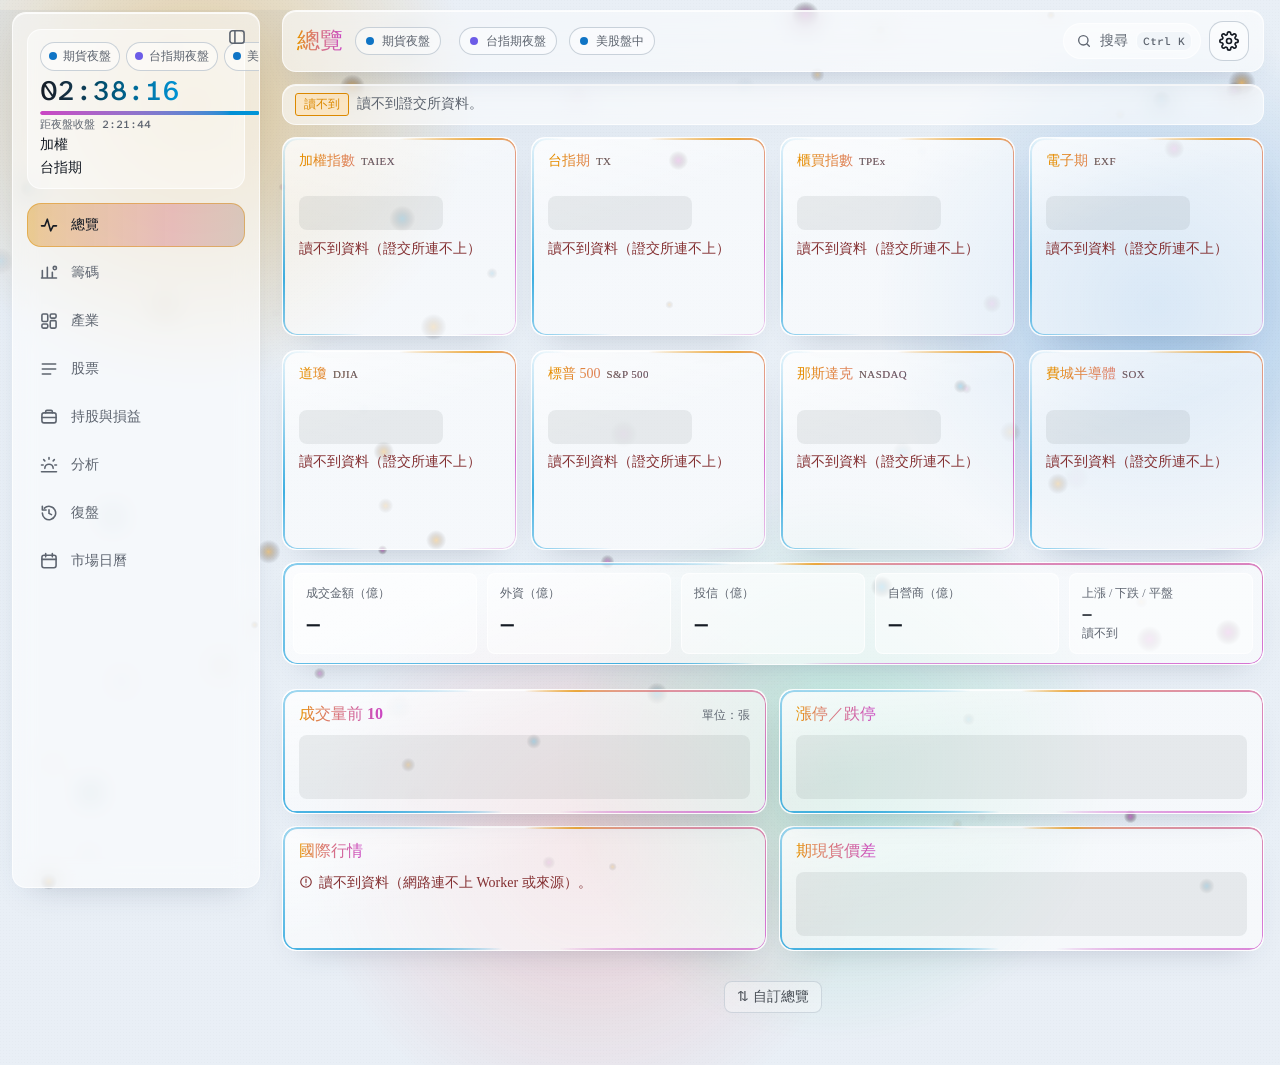
<file: index.html>
<!doctype html>
<html lang="zh-Hant">
<head>
  <meta charset="utf-8">
  <meta name="viewport" content="width=device-width, initial-scale=1, viewport-fit=cover">
  <meta name="color-scheme" content="dark light">
  <meta name="theme-color" content="#0b0f1a">
  <meta name="apple-mobile-web-app-capable" content="yes">
  <meta name="mobile-web-app-capable" content="yes">
  <meta name="apple-mobile-web-app-title" content="TWstock">
  <meta name="apple-mobile-web-app-status-bar-style" content="default">
  <link rel="manifest" href="./manifest.webmanifest">
  <link rel="apple-touch-icon" href="./assets/apple-touch-icon.png">
  <link rel="icon" type="image/png" href="./assets/icon-192.png">
  <script>
    /* light / dark: the saved choice (or the device setting) is applied before anything paints, so nothing flashes */
    (function () {
      var r = document.documentElement, m = null;
      try { m = localStorage.getItem("twstock-theme"); } catch (e) {}
      if (m !== "light" && m !== "dark") m = null;
      var q = matchMedia("(prefers-color-scheme: light)");
      function eff() { return m || (q.matches ? "light" : "dark"); }
      r.dataset.theme = eff(); r.classList.add("js");
      /* the browser chrome (iPad / iPhone status bar text, address bar) follows this colour: dark text on the light theme, white on the dark one */
      function bar() { var t = document.querySelector('meta[name="theme-color"]'); if (t) t.setAttribute("content", r.dataset.theme === "light" ? "#f1f4fa" : "#0b0f1a"); }
      bar(); new MutationObserver(bar).observe(r, { attributes: true, attributeFilter: ["data-theme"] });
      window.__twTheme = {
        get mode() { return m || "system"; },
        set: function (x) {
          m = x === "light" || x === "dark" ? x : null;
          try { m ? localStorage.setItem("twstock-theme", m) : localStorage.removeItem("twstock-theme"); } catch (e) {}
          r.dataset.theme = eff();
        },
      };
      if (q.addEventListener) q.addEventListener("change", function () { if (!m) r.dataset.theme = eff(); });
    })();
  </script>
  <title>TWstock 台股研究</title>
  <meta name="description" content="台股研究：證交所公開資料的大盤與個股行情、自選股、K 線與指標、新聞與分析團隊。">
  <link rel="preconnect" href="https://fonts.googleapis.com">
  <link rel="preconnect" href="https://fonts.gstatic.com" crossorigin>
  <link href="https://fonts.googleapis.com/css2?family=Atkinson+Hyperlegible+Mono:wght@400;500&display=swap" rel="stylesheet">
  <!-- the same fonts as EZexams (self-hosted there, same site): Source Serif 4 for English, LXGW WenKai TC (霞鶩文楷) for Chinese -->
  <link rel="stylesheet" href="https://si70531.github.io/EZexams/assets/fonts/fonts.css">
  <link rel="stylesheet" href="./assets/app.css?v=c4372374fc">
</head>
<body>
<script src="./assets/twset.js?v=c4372374fc"></script>
<script src="./assets/twintro.js?v=c4372374fc"></script>
<div class="aurora" aria-hidden="true"><i class="a1"></i><i class="a2"></i><i class="a3"></i><i class="a4"></i></div>

<!-- the page -->
<div class="app" id="app">
  <header>
    <h1>TWstock 台股研究</h1>
  </header>
  <main class="dashmain">
    <section class="dash" id="dash" aria-label="大盤儀表板">
      <div class="dash-note"><b>載入中</b>正在讀取證交所公開資料…</div>
      <div class="dtabs" role="tablist" aria-label="儀表板分頁">
        <i class="pill"></i>
        <button type="button" role="tab" data-p="dpOverview" aria-selected="true">總覽</button>
        <button type="button" role="tab" data-p="dpChip" aria-selected="false">籌碼</button>
        <button type="button" role="tab" data-p="dpInd" aria-selected="false">產業</button>
        <button type="button" role="tab" data-p="dpList" aria-selected="false">股票</button>
        <button type="button" role="tab" data-p="dpHold" aria-selected="false">持股與損益</button>
        <button type="button" role="tab" data-p="dpPre" aria-selected="false">分析</button>
        <button type="button" role="tab" data-p="dpRev" aria-selected="false">復盤</button>
        <button type="button" role="tab" data-p="dpCal" aria-selected="false">市場日曆</button>
        <button type="button" role="tab" data-p="dpStock" aria-selected="false" hidden data-under="dpList">個股分析</button>
      </div>
      <div class="dpanels">
        <div class="dpanel" id="dpOverview" role="tabpanel"></div>
        <div class="dpanel" id="dpPre" role="tabpanel"></div>
        <div class="dpanel" id="dpList" role="tabpanel"></div>
        <div class="dpanel" id="dpHold" role="tabpanel"></div>
        <div class="dpanel" id="dpCal" role="tabpanel"></div>
        <div class="dpanel" id="dpChip" role="tabpanel"></div>
        <div class="dpanel" id="dpInd" role="tabpanel"></div>
        <div class="dpanel" id="dpRev" role="tabpanel"></div>
        <div class="dpanel" id="dpWatch" role="tabpanel"></div>
        <div class="dpanel" id="dpStock" role="tabpanel"></div>
      </div>
    </section>
  </main>
</div>

<script src="./assets/app.js?v=c4372374fc"></script>
</body>
</html>
</file>
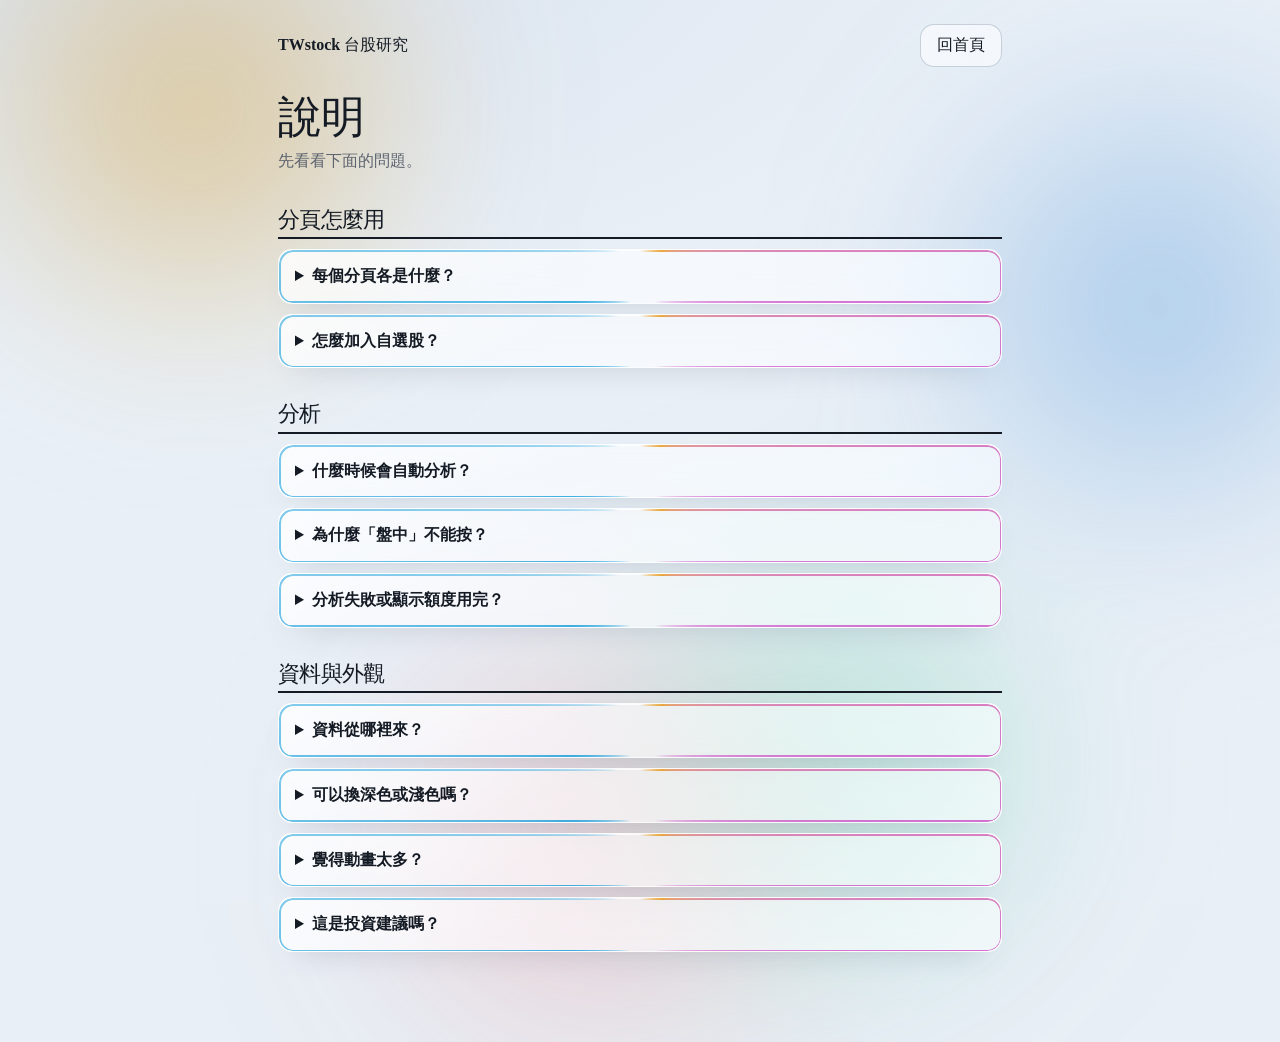
<file: help.html>
<!doctype html>
<html lang="zh-Hant">
<head>
  <meta charset="utf-8">
  <meta name="viewport" content="width=device-width, initial-scale=1, viewport-fit=cover">
  <meta name="color-scheme" content="dark light">
  <script>
    /* light / dark: the saved choice (or the device setting) is applied before anything paints, so nothing flashes */
    (function () {
      var r = document.documentElement, m = null;
      try { m = localStorage.getItem("twstock-theme"); } catch (e) {}
      if (m !== "light" && m !== "dark") m = null;
      var q = matchMedia("(prefers-color-scheme: light)");
      function eff() { return m || (q.matches ? "light" : "dark"); }
      r.dataset.theme = eff(); r.classList.add("js");
      window.__twTheme = {
        get mode() { return m || "system"; },
        set: function (x) {
          m = x === "light" || x === "dark" ? x : null;
          try { m ? localStorage.setItem("twstock-theme", m) : localStorage.removeItem("twstock-theme"); } catch (e) {}
          r.dataset.theme = eff();
        },
      };
      if (q.addEventListener) q.addEventListener("change", function () { if (!m) r.dataset.theme = eff(); });
    })();
  </script>
  <title>說明 | TWstock</title>
  <link rel="icon" type="image/png" href="./assets/icon-192.png">
  <link rel="stylesheet" href="https://si70531.github.io/EZexams/assets/fonts/fonts.css">
  <link rel="stylesheet" href="./assets/tokens.css?v=20261127m">
  <link rel="stylesheet" href="./assets/base.css?v=20261127m">
  <link rel="stylesheet" href="./assets/twconsole.css?v=20261127m">
  <link rel="stylesheet" href="./assets/twui.css?v=20261127m">
  <style>
    .faq { position: relative; z-index: 1; max-width: 760px; margin: 0 auto; padding: 24px 18px 80px; }
    .top { display: flex; justify-content: space-between; align-items: center; }
    .top a { color: var(--color-ink); text-decoration: none; }
    .home { padding: 8px 16px; border: 1px solid var(--glass-line-2); border-radius: var(--r-md); background: var(--glass); -webkit-backdrop-filter: var(--blur); backdrop-filter: var(--blur); }
    h1 { font-size: clamp(30px, 6vw, 44px); margin: 28px 0 8px; }
    h2 { max-width: none; font-size: 22px; margin: 34px 0 10px; padding-bottom: 6px; border-bottom: 2px solid var(--color-ink); }
    details { padding: 10px 16px; margin: 10px 0; }
    summary { cursor: pointer; font-weight: 600; }
    details p { margin: 8px 0 2px; color: var(--color-ink-2); line-height: 1.7; }
  </style>
  <link rel="stylesheet" href="./assets/twds.css?v=20261127m">
</head>
<body>
<div class="aurora" aria-hidden="true"><i class="a1"></i><i class="a2"></i><i class="a3"></i><i class="a4"></i></div>
<main class="faq">
  <div class="top"><a href="./"><b>TWstock</b> 台股研究</a><a class="home" href="./">回首頁</a></div>
  <h1>說明</h1>
  <p style="color:var(--color-muted)">先看看下面的問題。</p>
  <h2>分頁怎麼用</h2><details class="dcard"><summary>每個分頁各是什麼？</summary><p>「總覽」看大盤指數、法人買賣超與漲跌分布；「籌碼」看期貨籌碼、法人與融資融券排行；「產業」看類股熱力圖、產業強弱與估值；「股票」有自選股清單、排行、比較與選股；「持股與損益」記錄持股並可模擬交易；「分析」放收盤、盤前、盤中和週回顧的 分析；「復盤」對照 的判斷和實際結果；「市場日曆」看除權息、股東會和休市日。點任一檔股票就會打開它的個股分析。</p></details><details class="dcard"><summary>怎麼加入自選股？</summary><p>在股票清單中把該列向左滑（手機）或使用該列的星號，就會加入自選股。</p></details><h2>分析</h2><details class="dcard"><summary>什麼時候會自動分析？</summary><p>時間都是台北時間。盤前分析在週一到週五清晨 05:30 左右產生；盤中分析在交易日 13:00；收盤摘要在交易日 15:30；週回顧在週六早上 09:00。這些會傳到 Telegram，各種通知可以在「設定」裡開關。</p></details><details class="dcard"><summary>為什麼「盤中」不能按？</summary><p>盤中分析只在交易日開盤時間可以手動執行；非開盤時間或休市日會顯示無法分析。</p></details><details class="dcard"><summary>分析失敗或顯示額度用完？</summary><p>分析使用的是免費額度，各模型每天有上限，約在台北時間下午 3、4 點重置。稍後再試，或等下一次自動分析。</p></details><h2>資料與外觀</h2><details class="dcard"><summary>資料從哪裡來？</summary><p>行情與報表主要來自證交所、櫃買中心、期交所和集保的公開資料；美股與國際行情來自 Yahoo Finance，新聞來自 Google 新聞。資料可能有延遲或缺漏，請以券商與交易所為準。讀不到時會直接顯示「讀不到」，不會用舊數字或示意數字代替。</p></details><details class="dcard"><summary>可以換深色或淺色嗎？</summary><p>可以。按右上角的齒輪打開「設定」，在「顯示」分頁選擇；選「跟隨裝置」會跟著裝置設定。</p></details><details class="dcard"><summary>覺得動畫太多？</summary><p>裝置開啟「減少動態效果」時，本站會停用大部分動畫。動畫快慢也可以在「設定」調整。</p></details><details class="dcard"><summary>這是投資建議嗎？</summary><p>不是。本站僅供個人研究與參考，分析可能出錯，投資請自行判斷並承擔風險。</p></details>
</main>
<script src="./assets/twmotion.js?v=20261127m"></script>
</body>
</html>
</file>
<file: assets/app.css>
:root{color-scheme:dark;--r-sm: 8px;--r-md: 14px;--r-pill: 999px;--r-mark: 3px;--sh-1: 0 14px 32px -18px rgb(0 0 0 / .55);--sh-2: 0 28px 64px -22px rgb(0 0 0 / .65);--space-3xs: 2px;--space-2xs: 4px;--space-xs: 8px;--space-sm: 12px;--space-md: 16px;--space-lg: 24px;--space-xl: 40px;--space-2xl: 64px;--space-3xl: 96px;--space-4xl: 144px;--text-2xs: .6875rem;--text-xs: .75rem;--text-sm: .875rem;--text-md: 1rem;--text-lg: 1.1875rem;--text-xl: 1.4375rem;--text-2xl: 1.75rem;--text-3xl: 1.75rem;--text-display-s: 1.44rem;--text-display: 1.728rem;--text-section: 1.2rem;--text-title: 1rem;--text-lead: 1rem;--ease-out: cubic-bezier(.16, 1, .3, 1);--ease-in: cubic-bezier(.7, 0, .84, 0);--ease-in-out: cubic-bezier(.65, 0, .35, 1);--dur-micro: .12s;--dur-short: .22s;--dur-long: .42s;--color-error: oklch(72% .15 27);--color-success: oklch(76% .13 150);--container: 1320px;--gutter: 24px;--gap-columns: 32px;--section-gap-s: 120px;--section-gap: 144px;--section-gap-l: 176px;--z-base: 1;--z-raised: 10;--z-dropdown: 100;--z-sticky: 200;--z-sticky-nav: 300;--z-modal: 400;--z-toast: 500;--z-tooltip: 600;--color-paper: oklch(17% .008 250);--color-paper-2: oklch(21% .009 250);--color-paper-3: oklch(13.5% .007 250);--color-ink: oklch(95% .005 250);--color-ink-2: oklch(83% .008 250);--color-muted: oklch(71% .01 250);--color-rule: oklch(31% .01 250);--color-rule-2: oklch(42% .012 250);--color-accent: oklch(82% .15 80);--color-accent-ink: oklch(18% .04 75);--color-accent-soft: oklch(29% .05 80);--color-focus: oklch(82% .15 80);--color-field: oklch(58% .012 250);--color-up: oklch(72% .17 25);--color-down: oklch(76% .15 150);--color-cool: oklch(77% .12 245);--color-cool-soft: oklch(29% .05 245);--color-ok: oklch(76% .15 150);--color-ok-soft: oklch(24.5% .03 150);--color-bad: oklch(70% .17 25);--color-bad-soft: oklch(24.5% .035 25);--font-display: "Host Grotesk", "Noto Sans TC", "PingFang TC", "Microsoft JhengHei", ui-sans-serif, system-ui, sans-serif;--font-body: var(--font-display);--font-outlier: "Atkinson Hyperlegible Mono", "Noto Sans TC", "PingFang TC", "Microsoft JhengHei", ui-monospace, monospace;--radius-card: var(--r-md);--radius-pill: var(--r-sm);--rule-hair: 1px;--shadow-card: none;--tracking-display: -.03em;--display-weight: 500}*,*:before,*:after{box-sizing:border-box}html,body{overflow-x:clip}html{scrollbar-color:var(--color-muted) var(--color-paper);scroll-padding-top:var(--space-3xl)}body{margin:0;background:var(--color-paper);color:var(--color-ink);font-family:var(--font-body);font-size:var(--text-md);line-height:1.55;-webkit-font-smoothing:antialiased;caret-color:var(--color-accent)}::selection{background:color-mix(in oklab,var(--color-accent) 25%,transparent)}:focus-visible{outline:2px solid var(--color-focus);outline-offset:2px}a{color:inherit;text-decoration-thickness:1px;text-underline-offset:.16em}h1,h2,h3{margin:0;font-family:var(--font-display);font-weight:var(--display-weight, 700);font-synthesis:none;letter-spacing:var(--tracking-display);line-height:1.05;overflow-wrap:break-word;min-width:0;text-wrap:balance}h1{max-width:20ch;font-size:var(--text-display)}h2{max-width:30ch;font-size:var(--text-section)}h3{max-width:40ch;font-size:var(--text-title);line-height:1.2}.lead{font-size:var(--text-lead);line-height:1.45;max-width:52ch}p{margin:0;text-wrap:pretty}p:not([class]){max-width:65ch}img,video{max-width:100%;height:auto;display:block}svg{display:block}[hidden]{display:none!important}button,input,select,textarea{font:inherit}.num,.figure,td.num{font-variant-numeric:tabular-nums}[data-slot]{position:relative;overflow:hidden;background:linear-gradient(160deg,var(--color-paper-2, var(--color-paper)),var(--color-paper-3, var(--color-paper)))}[data-slot]>img{position:absolute;inset:0;width:100%;height:100%;object-fit:cover;z-index:1}[data-slot]:has(>img)>:not(img):not([data-keep]){display:none!important}@media (max-width: 60rem){:root{--gutter: 24px;--section-gap-s: 80px;--section-gap: 96px;--section-gap-l: 120px}}@media (max-width: 40rem){:root{--gutter: 16px;--section-gap-s: 56px;--section-gap: 72px;--section-gap-l: 96px;--gap-columns: 16px}}[data-slot]:has(>img){isolation:isolate;background:var(--color-ink);outline:1px solid color-mix(in oklab,var(--color-ink) 8%,transparent);outline-offset:-1px}[data-slot]>img{z-index:0;filter:grayscale(1) contrast(1.08);mix-blend-mode:multiply}[data-slot]:has(>img):before{content:"";position:absolute;inset:0;z-index:1;background:var(--color-paper-3);mix-blend-mode:lighten;pointer-events:none}:root{--c0: var(--color-paper);--c1: var(--color-paper-2);--c2: var(--color-rule);--c3: var(--color-rule-2);--c4: var(--color-cool);--c5: var(--color-ink);--err: var(--color-bad);--hi: var(--color-ink);--mono: var(--font-outlier);--glow: 255,255,255;--wash: 255,255,255;--flashc: 255,255,255;--sh: 0}:root{--layout-max: 1320px;--rail: 208px;--ctl: 40px;--ctl-sm: 32px;--measure-ink: var(--color-ink)}html,body{height:100%}body{background:var(--color-paper);font-size:var(--text-md)}button,input,select{color:inherit}button{cursor:pointer}.small{color:var(--color-muted);font-size:var(--text-sm)}.warn{color:var(--color-bad)}.up{color:var(--color-up)}.down{color:var(--color-down)}.num,.big,.stat b,.kv b,.cread,.pct,.ttbl td,.mktab .num{font-family:var(--font-outlier);font-variant-numeric:tabular-nums slashed-zero}.btn,.tt button.tb{display:inline-flex;align-items:center;justify-content:center;gap:var(--space-xs);min-height:var(--ctl);padding:0 var(--space-md);border:var(--rule-hair) solid var(--color-rule-2);border-radius:var(--radius-pill);background:var(--color-paper-2);color:var(--color-ink);font-weight:500;line-height:1;transition:background-color var(--dur-short) var(--ease-out),border-color var(--dur-short) var(--ease-out)}.btn:hover,.tt button.tb.ghost:hover{background:var(--color-rule)}.tt button.tb{background:var(--color-accent);border-color:var(--color-accent);color:var(--color-accent-ink)}.tt button.tb:hover{background:color-mix(in oklab,var(--color-accent) 88%,var(--color-ink));border-color:transparent}.tt button.tb.ghost{background:var(--color-paper-2);border-color:var(--color-rule-2);color:var(--color-ink)}.tt button.tb.sm{min-height:var(--ctl-sm);padding:0 var(--space-sm);font-size:var(--text-sm)}.tt button.tb:active,.btn:active{background-color:var(--color-rule)}.tt button.tb:disabled,.btn:disabled{background:var(--color-paper-3);border-color:var(--color-rule);color:var(--color-muted);cursor:not-allowed}.tt input,.tt select,.in,.cell input{width:100%;min-width:0;min-height:var(--ctl);padding:0 var(--space-sm);border:var(--rule-hair) solid var(--color-field);border-radius:var(--radius-pill);background:var(--color-paper-3);color:var(--color-ink);font-size:var(--text-md);transition:border-color var(--dur-micro) var(--ease-out)}.tt input,.tt select{font-family:var(--font-outlier);font-size:var(--text-sm);font-variant-numeric:tabular-nums slashed-zero}.tt input::placeholder,.in::placeholder{color:var(--color-muted)}.tt input:hover,.tt select:hover,.in:hover{border-color:var(--color-ink-2)}.tt input:disabled,.tt select:disabled{color:var(--color-muted);background:var(--color-paper);border-color:var(--color-rule);cursor:not-allowed}.tt select option{background:var(--color-paper-2);color:var(--color-ink)}select.grp{width:auto;min-height:var(--ctl-sm);font-size:var(--text-xs);padding:0 var(--space-xs);margin:var(--space-3xs) 0 var(--space-xs)}.chip{flex:none;min-height:var(--ctl-sm);padding:0 var(--space-sm);border:var(--rule-hair) solid var(--color-rule-2);border-radius:var(--r-mark);background:var(--color-paper-2);color:var(--color-ink-2);font-size:var(--text-sm);font-weight:500;transition:background-color var(--dur-short) var(--ease-out),color var(--dur-short) var(--ease-out)}.chip:hover{background:var(--color-rule);color:var(--color-ink)}.chip[aria-pressed=true]{background:var(--color-cool-soft);border-color:var(--color-cool);color:var(--color-cool)}.tag{display:inline-block;padding:1px var(--space-xs);border:var(--rule-hair) solid var(--color-rule-2);border-radius:var(--r-mark);background:var(--color-paper-3);color:var(--color-ink-2);font-size:var(--text-xs);font-weight:500}.tt .chips{display:flex;flex-wrap:wrap;gap:var(--space-xs)}.msg{min-height:1.4em;margin:var(--space-xs) 0 0;font-size:var(--text-sm);color:var(--color-muted)}.msg.err{color:var(--color-bad)}.empty{margin:0;padding:var(--space-lg) var(--space-xs);color:var(--color-muted);font-size:var(--text-sm);text-align:center}.hint{margin-top:var(--space-xs);line-height:1.5;color:var(--color-muted);font-size:var(--text-sm)}.app header{position:sticky;top:0;z-index:var(--z-sticky);display:flex;align-items:center;justify-content:space-between;gap:var(--space-sm);flex-wrap:wrap;padding:var(--space-sm) max(var(--gutter),calc((100% - var(--layout-max)) / 2));border-bottom:var(--rule-hair) solid var(--color-rule);background:var(--color-paper)}.app header h1{display:flex;align-items:center;gap:var(--space-sm);margin:0;max-width:none;font-size:var(--text-md);letter-spacing:0;font-weight:500}.app header h1:before{content:"TW";display:grid;place-items:center;width:32px;height:32px;border-radius:var(--radius-pill);background:var(--color-accent);color:var(--color-accent-ink);font:500 var(--text-xs)/1 var(--font-outlier)}.app .row{display:flex;gap:var(--space-xs);align-items:center;flex-wrap:wrap}.app main{display:block;padding:var(--space-md) var(--gutter) var(--space-xl)}.dash{width:min(var(--layout-max),100%);margin:0 auto;display:grid;gap:var(--space-sm);text-align:left}.dash-note{display:flex;align-items:center;gap:var(--space-xs);padding:var(--space-xs) var(--space-sm);border:var(--rule-hair) solid var(--color-rule);border-radius:var(--radius-pill);background:var(--color-paper-3);color:var(--color-muted);font-size:var(--text-sm)}.dash-note b{padding:1px var(--space-xs);border:var(--rule-hair) solid var(--color-accent);border-radius:var(--r-mark);background:var(--color-accent-soft);color:var(--color-accent);font-weight:500;font-size:var(--text-xs)}.dtabs{position:relative;display:flex;align-items:center;gap:var(--space-3xs);width:100%;padding:0 0 var(--space-xs);overflow-x:auto;scrollbar-width:none;border-bottom:var(--rule-hair) solid var(--color-rule)}.dtabs::-webkit-scrollbar{display:none}.dtabs .pill{display:none}.dtabs button{flex:none;min-height:var(--ctl-sm);padding:0 var(--space-sm);border:var(--rule-hair) solid transparent;border-radius:var(--radius-pill);background:none;color:var(--color-ink-2);font-size:var(--text-sm);font-weight:500;text-align:left;transition:background-color var(--dur-short) var(--ease-out),color var(--dur-short) var(--ease-out)}.dtabs button:hover{background:var(--color-paper-2);color:var(--color-ink)}.dtabs button[aria-selected=true]{background:var(--color-paper-2);border-color:var(--color-rule-2);color:var(--color-ink)}.dtabs button[aria-selected=true]:after{content:""}.dpanels{position:relative;min-width:0}.dpanel{display:none;gap:var(--space-sm)}.dpanel.on{display:grid}.tt{display:grid;gap:var(--space-sm);min-width:0}.dcard,.news{position:relative;min-width:0;padding:var(--space-md);overflow:hidden;border:var(--rule-hair) solid var(--color-rule);border-radius:var(--radius-card);background:var(--color-paper-2);color:var(--color-ink);box-shadow:none}.dcard h3,.news h3{margin:0 0 var(--space-2xs);max-width:none;color:var(--color-muted);font-size:var(--text-sm);font-weight:500;letter-spacing:0;line-height:1.3}.dcard .big{margin:var(--space-2xs) 0 0;font-size:var(--text-xl);font-weight:400;line-height:1.1;letter-spacing:-.02em;color:var(--color-ink)}.dcard .sub,.sub{color:var(--color-muted);font-size:var(--text-sm)}.kv{display:grid;grid-template-columns:1fr auto;gap:var(--space-xs) var(--space-sm);margin-top:var(--space-sm);font-size:var(--text-sm)}.kv span{color:var(--color-muted)}.kv b{text-align:right;font-weight:400}.fgrid{display:grid;grid-template-columns:repeat(auto-fit,minmax(160px,1fr));gap:var(--space-sm)}.fgrid label{display:grid;gap:var(--space-2xs);min-width:0;color:var(--color-muted);font-size:var(--text-sm)}.vbar{display:block;height:6px;margin-top:var(--space-xs);border-radius:var(--r-mark);background:var(--color-paper-3);overflow:hidden}.vbar i{display:block;height:100%;width:0;border-radius:var(--r-mark);background:var(--color-cool)}.rngbar{position:relative;height:4px;border-radius:var(--r-mark);background:var(--color-rule-2)}.rng{margin-top:var(--space-sm)}.rngdot{position:absolute;top:50%;width:8px;height:8px;margin:calc(var(--space-2xs) * -1) 0 0 calc(var(--space-2xs) * -1);border-radius:50%;background:var(--color-accent)}.ttbl,.mktab{width:100%;border-collapse:collapse;font-size:var(--text-sm);background:none;border:0}.ttbl th,.ttbl td{padding:var(--space-xs) var(--space-sm);border:0;border-bottom:var(--rule-hair) solid var(--color-rule);text-align:right;white-space:nowrap;background:none}.ttbl th{color:var(--color-muted);font-size:var(--text-xs);font-weight:500;letter-spacing:0;text-transform:none}.ttbl .l,.ttbl td.l,.ttbl th.l{text-align:left;font-family:var(--font-body)}.ttbl th.sort{cursor:pointer;user-select:none}.ttbl th.sort:hover{color:var(--color-ink)}.ttbl td.empty{padding:var(--space-lg) var(--space-sm);text-align:center;font-family:var(--font-body)}.ttbl tbody tr:hover{background:var(--color-paper-3)}.ttbl tbody tr:last-child td{border-bottom:0}td.best{color:var(--color-accent)}.mktab td{padding:var(--space-xs) var(--space-2xs);border-top:var(--rule-hair) solid var(--color-rule);vertical-align:middle}.mktab tr:first-child td{border-top:0}.mktab .num{text-align:right;white-space:nowrap}.mktab small{color:var(--color-muted);font-size:var(--text-xs)}.dcard svg{display:block;width:100%;height:auto;margin-top:var(--space-xs);overflow:visible}.dcard svg text,.cbox svg text{fill:var(--color-muted);font-family:var(--font-outlier);font-size:11px}.dcard .gridl,.cbox .gridl{stroke:var(--color-rule);stroke-width:1}.dcard .ln{fill:none;stroke:var(--color-cool);stroke-width:2;stroke-linecap:round;stroke-linejoin:round}.dcard .area{fill:url(#dg-area)}.dcard .bar{fill:var(--color-cool);transform-box:fill-box;transform-origin:50% 100%}.dcard .bar.neg{fill:var(--color-rule-2)}.spark,.dcard svg.spark{position:absolute;right:var(--space-md);top:var(--space-md);width:76px;height:28px;margin:0;overflow:visible}.spark path,.dcard svg.spark{fill:none;stroke:var(--color-cool);stroke-width:1.6;stroke-linecap:round;stroke-linejoin:round}.tk-up{stroke:var(--color-up);fill:var(--color-up)}.tk-down{stroke:var(--color-down);fill:var(--color-down)}.cread{min-height:20px;margin:var(--space-xs) 0 0;color:var(--color-muted);font-size:var(--text-sm)}.cbox{overflow-x:auto}.cbox svg{display:block;width:100%;height:auto;min-width:320px;overflow:visible}.draw{transform-box:fill-box;transform-origin:0 50%}.ik{fill:none;stroke:var(--color-accent);stroke-width:1.6}.id{fill:none;stroke:var(--color-ink-2);stroke-width:1.6}.bb{fill:none;stroke:var(--color-muted);stroke-width:1.2;stroke-dasharray:3 3}.tl{stroke:var(--color-accent);stroke-width:1.6}.rp{fill:none;stroke:var(--color-ink);stroke-width:2;stroke-linejoin:round}.rp.draw{transform-box:fill-box;transform-origin:0 50%}.stats{display:grid;grid-template-columns:1fr 1fr;gap:var(--space-sm);padding-top:var(--space-sm);border-top:var(--rule-hair) solid var(--color-rule)}.stat span{display:block;color:var(--color-muted);font-size:var(--text-xs)}.stat b{font-size:var(--text-md);font-weight:400}.news h3{margin:var(--space-xs) 0 var(--space-2xs);color:var(--color-ink);font-size:var(--text-md);font-weight:500;line-height:1.5}.news .sub{font-size:var(--text-sm)}.tl:not(line){position:relative;display:grid;gap:var(--space-sm);padding-left:32px;max-width:760px}.apppill{position:fixed;left:var(--space-xs);right:var(--space-xs);bottom:calc(var(--space-xs) + env(safe-area-inset-bottom,0px));z-index:var(--z-sticky-nav);display:flex;gap:var(--space-3xs);padding:var(--space-2xs);overflow-x:auto;scrollbar-width:none;border:var(--rule-hair) solid var(--color-rule-2);border-radius:var(--radius-card);background:var(--color-paper-2)}.apppill::-webkit-scrollbar{display:none}.apppill .ap-item{position:relative;z-index:1;display:flex;flex-direction:column;align-items:center;justify-content:center;gap:var(--space-3xs);flex:none;min-width:58px;height:48px;padding:0 var(--space-xs);border:0;border-radius:var(--radius-pill);background:none;color:var(--color-muted);font-size:var(--text-xs);font-weight:500;transition:color var(--dur-short) var(--ease-out)}.apppill .ap-item svg{width:20px;height:20px;fill:none;stroke:currentColor;stroke-width:2;stroke-linecap:round;stroke-linejoin:round}.apppill .ap-item[aria-current=true]{color:var(--color-ink)}.apppill .ap-hl{position:absolute;top:var(--space-2xs);bottom:var(--space-2xs);left:0;width:0;border-radius:var(--radius-pill);background:var(--color-cool-soft);pointer-events:none;transition:transform var(--dur-short) var(--ease-out)}@media (max-width: 720px){.app .dtabs{display:none}.app main{padding:var(--space-sm) var(--space-sm) 112px}.dcard svg.spark{display:none}.dcard .big{font-size:var(--text-lg)}}@media (min-width: 721px){.apppill{display:none}}.in{min-height:44px}.in:focus-visible{outline:2px solid var(--color-focus);outline-offset:2px}.mempty{margin:0;padding:var(--space-lg) var(--space-xs);color:var(--color-muted);font-size:var(--text-sm);text-align:center}.clab{margin-left:var(--space-2xs);color:var(--color-muted);font-size:var(--text-xs)}.dash-note b.live{border-color:var(--color-ok);background:var(--color-ok-soft);color:var(--color-ok)}.ixgrid{display:grid;gap:var(--space-sm);grid-template-columns:repeat(4,minmax(0,1fr))}.ixcard h3{display:flex;justify-content:space-between;gap:var(--space-xs);align-items:baseline}.ixsrc{color:var(--color-muted);font-size:var(--text-xs);font-weight:400;white-space:nowrap}.ixcard .big{font-size:var(--text-2xl)}.ixhl{min-height:1.3em;margin-top:var(--space-3xs)}.ixcard svg.spark{right:var(--space-md);bottom:var(--space-md);top:auto;width:96px;height:32px}.mstrip{display:grid;grid-template-columns:repeat(5,minmax(0,1fr));gap:var(--space-xs) var(--space-md)}.mcell{display:grid;gap:var(--space-3xs);min-width:0}.mcell span{color:var(--color-muted);font-size:var(--text-xs)}.mcell b{font-family:var(--font-outlier);font-size:var(--text-lg);font-weight:400;font-variant-numeric:tabular-nums slashed-zero}.mcell em{font-style:normal}.mcell i{color:var(--color-muted);font-size:var(--text-xs);font-style:normal}.mbar{display:flex;flex-wrap:wrap;align-items:center;gap:var(--space-sm);margin-bottom:var(--space-xs)}.msearch,.ssearch{flex:1 1 220px;min-width:0;min-height:var(--ctl);padding:0 var(--space-sm);border:var(--rule-hair) solid var(--color-field);border-radius:var(--radius-pill);background:var(--color-paper-3);color:var(--color-ink);font-size:var(--text-md);transition:border-color var(--dur-micro) var(--ease-out)}.msearch::placeholder,.ssearch::placeholder{color:var(--color-muted)}.msearch:hover,.ssearch:hover{border-color:var(--color-ink-2)}.mcount{margin-left:auto;white-space:nowrap}.mwrap{overflow-x:auto}table.mtbl{width:100%;border-collapse:collapse;font-size:var(--text-md)}.mtbl th,.mtbl td{padding:var(--space-xs) var(--space-sm);border:0;border-bottom:var(--rule-hair) solid var(--color-rule);background:none;text-align:right;white-space:nowrap}.mtbl th{background:var(--color-paper-2);color:var(--color-muted);font-size:var(--text-xs);font-weight:500}.mtbl .l{text-align:left}.mtbl th.sort{cursor:pointer;user-select:none}.mtbl th.sort:hover{color:var(--color-ink)}.mtbl th.sort i{display:inline-block;width:.9em;font-style:normal}.mtbl th.sort[data-dir=desc] i:after{content:"\25bc";font-size:var(--text-2xs)}.mtbl th.sort[data-dir=asc] i:after{content:"\25b2";font-size:var(--text-2xs)}.mtbl th.sort[data-dir=desc],.mtbl th.sort[data-dir=asc]{color:var(--color-ink)}.mtbl tbody tr{cursor:pointer;transition:background-color var(--dur-short) var(--ease-out)}.mtbl tbody tr:hover{background:var(--color-paper-3)}.mtbl tbody tr:focus-visible{background:var(--color-paper-3);outline:2px solid var(--color-focus);outline-offset:-2px}.mtbl td{font-family:var(--font-outlier);font-variant-numeric:tabular-nums slashed-zero}.mtbl td.l{font-family:var(--font-body)}.mtbl .nm b{display:block;font-weight:500}.mtbl .nm span{color:var(--color-muted);font-size:var(--text-xs)}.mtbl .vol{color:var(--color-muted)}.mtbl td:last-child,.mtbl th:last-child{width:44px;padding-left:0;padding-right:var(--space-3xs)}.pxpill{display:inline-block;min-width:92px;padding:var(--space-2xs) var(--space-xs);border:var(--rule-hair) solid var(--color-rule-2);border-radius:var(--r-mark);background:var(--color-paper-3);color:var(--color-ink);text-align:right}.pxpill.up{background:var(--color-bad-soft);border-color:var(--color-up);color:var(--color-up)}.pxpill.down{background:var(--color-ok-soft);border-color:var(--color-down);color:var(--color-down)}.mmore{display:block;justify-self:center;min-height:var(--ctl);margin:var(--space-sm) auto var(--space-2xs);padding:0 var(--space-lg);border:var(--rule-hair) solid var(--color-rule-2);border-radius:var(--radius-pill);background:var(--color-paper-2);color:var(--color-ink);font-weight:500;transition:background-color var(--dur-short) var(--ease-out)}.mmore:hover{background:var(--color-rule)}.mmore[hidden]{display:none}.wgrid{display:grid;gap:var(--space-sm);grid-template-columns:repeat(auto-fill,minmax(220px,1fr))}.wcard[data-code]{cursor:pointer;transition:border-color var(--dur-short) var(--ease-out)}.wcard[data-code]:hover{border-color:var(--color-rule-2)}.wcard h3{display:flex;justify-content:space-between;align-items:center;gap:var(--space-2xs)}.wcard .big{font-size:var(--text-2xl)}.shead{position:relative;z-index:4;display:grid;grid-template-columns:minmax(0,1.1fr) minmax(0,1fr);gap:var(--space-xs) var(--space-lg);align-items:center;overflow:visible}.sfind{grid-column:1 / -1;position:relative;display:flex}.ssug{position:absolute;left:0;right:0;top:48px;z-index:6;padding:var(--space-2xs);border:var(--rule-hair) solid var(--color-rule-2);border-radius:var(--radius-card);background:var(--color-paper-3)}.ssug[hidden]{display:none}.ssug button{display:grid;grid-template-columns:1fr auto auto;gap:var(--space-sm);align-items:center;width:100%;min-height:var(--ctl);padding:0 var(--space-sm);border:0;border-radius:var(--radius-pill);background:none;color:var(--color-ink);text-align:left}.ssug button:hover{background:var(--color-paper-2)}.ssug span{color:var(--color-muted);font-size:var(--text-sm)}.ssug em{font-family:var(--font-outlier);font-style:normal;font-variant-numeric:tabular-nums slashed-zero}.stitle{display:flex;align-items:center;gap:var(--space-2xs)}.stitle h2{max-width:none;margin:0;font-size:var(--text-2xl)}.stitle h2 span{margin-left:var(--space-2xs);font:inherit}.spx{display:flex;flex-wrap:wrap;align-items:baseline;gap:var(--space-2xs) var(--space-sm)}.spx .big{font-size:var(--text-3xl);line-height:1.1}.schg{font-family:var(--font-outlier);font-size:var(--text-lg)}.sohlc{grid-column:2;grid-row:2 / span 2;display:grid;grid-template-columns:repeat(5,minmax(0,1fr));gap:var(--space-xs)}.sohlc div{display:grid;gap:var(--space-3xs);min-width:0;padding:var(--space-xs) var(--space-sm);border:var(--rule-hair) solid var(--color-rule);border-radius:var(--radius-pill);background:var(--color-paper-3)}.sohlc span{color:var(--color-muted);font-size:var(--text-xs)}.sohlc b{overflow:hidden;text-overflow:ellipsis;font-family:var(--font-outlier);font-size:var(--text-sm);font-weight:400;font-variant-numeric:tabular-nums slashed-zero}.schart .chips{margin-bottom:var(--space-xs)}.kchart{display:block;width:100%;height:auto;min-width:320px;overflow:visible;touch-action:pan-y}.kchart text{fill:var(--color-muted);font-family:var(--font-outlier);font-size:11px}.kchart .plabel{font-size:10.5px}.kchart .gridl{stroke:var(--color-rule);stroke-width:1}.kchart .wick{stroke-width:1.2}.kchart .volbar{opacity:.7;stroke:none}.kchart .ma5,.kchart .ma20,.kchart .ma60,.kchart .ik,.kchart .id,.kchart .bb{fill:none;stroke-width:1.6;stroke-linejoin:round}.kchart .ma5{stroke:var(--color-ink)}.kchart .ma20{stroke:var(--color-cool)}.kchart .ma60,.kchart .ik{stroke:var(--color-accent)}.kchart .id{stroke:var(--color-ink-2)}.kchart .bb{stroke:var(--color-muted);stroke-dasharray:3 3;stroke-width:1.2}.kchart .cross{stroke:var(--color-ink-2);stroke-width:1;stroke-dasharray:3 3;pointer-events:none}.cread{min-height:1.6em;line-height:1.6}.clegend{margin:var(--space-2xs) 0 0}.clegend[hidden]{display:none}.lg{display:inline-block;width:16px;height:3px;margin:0 var(--space-2xs) 0 var(--space-xs);border-radius:var(--r-mark);vertical-align:middle}.lg.ma5{background:var(--color-ink)}.lg.ma20{background:var(--color-cool)}.lg.ma60{background:var(--color-accent)}.sgrid{display:grid;gap:var(--space-sm);grid-template-columns:repeat(3,minmax(0,1fr));align-items:start}.snap{display:flex;justify-content:space-between;gap:var(--space-sm);padding:var(--space-xs) 0;border-top:var(--rule-hair) solid var(--color-rule);font-size:var(--text-sm)}.snap:first-child{border-top:0}.snap span{flex:none;color:var(--color-muted)}.snap b{font-family:var(--font-outlier);font-weight:400;text-align:right;font-variant-numeric:tabular-nums slashed-zero}.newslist{display:grid}.nrow{display:grid;grid-template-columns:auto 1fr;gap:var(--space-3xs) var(--space-xs);padding:var(--space-xs) 0;border-top:var(--rule-hair) solid var(--color-rule);color:var(--color-ink);font-size:var(--text-sm);line-height:1.5;text-decoration:none}.nrow:first-child{border-top:0}a.nrow:hover .ntext{text-decoration:underline;text-decoration-color:var(--color-rule-2)}.nrow .ntext{grid-column:2}.nrow:not(:has(.ntag)) .ntext{grid-column:1 / -1}.nrow i{grid-column:1 / -1;color:var(--color-muted);font-size:var(--text-xs);font-style:normal}.ntag{align-self:start;padding:1px var(--space-xs);border:var(--rule-hair) solid var(--color-accent);border-radius:var(--r-mark);background:var(--color-accent-soft);color:var(--color-accent);font-size:var(--text-xs);white-space:nowrap}.aihead{display:flex;flex-wrap:wrap;justify-content:space-between;align-items:center;gap:var(--space-sm) var(--space-md)}.aihead h3{color:var(--color-ink);font-size:var(--text-md)}.aihead p{margin:var(--space-3xs) 0 0}.aigo{flex:none;min-height:44px;padding:0 var(--space-lg);border:var(--rule-hair) solid var(--color-accent);border-radius:var(--radius-pill);background:var(--color-accent);color:var(--color-accent-ink);font-weight:500;transition:background-color var(--dur-short) var(--ease-out)}.aigo:hover{background:color-mix(in oklab,var(--color-accent) 88%,var(--color-ink))}.aigo:active{background:color-mix(in oklab,var(--color-accent) 75%,var(--color-ink))}.aigo:disabled{background:var(--color-paper-3);border-color:var(--color-rule);color:var(--color-muted);cursor:not-allowed}.aimsg{margin:var(--space-xs) 0 0;min-height:1.3em}.aiout{display:grid;gap:var(--space-sm);margin-top:var(--space-xs)}.aiout:empty{display:none}.aiout h4{display:flex;flex-wrap:wrap;align-items:center;gap:var(--space-xs);margin:0 0 var(--space-xs);font-size:var(--text-sm);font-weight:500}.aiout p{margin:0;font-size:var(--text-sm);line-height:1.65}.aiout ul{display:grid;gap:var(--space-xs);margin:0;padding-left:1.15em;font-size:var(--text-sm);line-height:1.6}.aitag{display:inline-block;padding:var(--space-3xs) var(--space-xs);border:var(--rule-hair) solid var(--color-rule-2);border-radius:var(--r-mark);background:var(--color-paper-3);color:var(--color-ink);font-size:var(--text-xs);font-weight:500}.aitag.up{background:var(--color-bad-soft);border-color:var(--color-up);color:var(--color-up)}.aitag.down{background:var(--color-ok-soft);border-color:var(--color-down);color:var(--color-down)}.aisum{display:grid;gap:var(--space-sm);padding:var(--space-md);border:var(--rule-hair) solid var(--color-rule-2);border-radius:var(--radius-card);background:var(--color-paper-3)}.aiverdict{display:flex;align-items:center;gap:var(--space-sm)}.aiverdict .aitag{padding:var(--space-2xs) var(--space-sm);font-size:var(--text-md)}.ailead{font-size:var(--text-lg);font-weight:500;line-height:1.55}.aicols{display:grid;gap:var(--space-sm);grid-template-columns:repeat(2,minmax(0,1fr))}.aiscen{display:grid;gap:var(--space-sm);grid-template-columns:repeat(3,minmax(0,1fr))}.airange{margin-top:var(--space-xs);font-family:var(--font-outlier);font-variant-numeric:tabular-nums slashed-zero}.aikv{display:grid;gap:var(--space-sm);grid-template-columns:repeat(3,minmax(0,1fr));margin-top:var(--space-sm)}.aikv div{display:grid;gap:var(--space-3xs);padding:var(--space-sm);border:var(--rule-hair) solid var(--color-rule);border-radius:var(--radius-pill);background:var(--color-paper-3)}.aikv span{color:var(--color-muted);font-size:var(--text-xs)}.aikv b{font-size:var(--text-sm);font-weight:500;line-height:1.5}.aiteam{display:flex;flex-wrap:wrap;gap:var(--space-sm)}.aiteam>.dcard{flex:1 1 232px;min-width:0}.aiwait{display:flex;gap:var(--space-sm);justify-content:center;padding:var(--space-lg) 0}.aiwait i{width:8px;height:8px;border-radius:50%;background:var(--color-accent);animation:aiwait 1.2s var(--ease-in-out) infinite}.aiwait i:nth-child(2){animation-delay:.12s}.aiwait i:nth-child(3){animation-delay:.24s}.aiwait i:nth-child(4){animation-delay:.36s}.aiwait i:nth-child(5){animation-delay:.48s}@keyframes aiwait{0%,to{transform:translateY(0);opacity:.4}50%{transform:translateY(-8px);opacity:1}}@media (max-width: 1000px){.sgrid{grid-template-columns:repeat(2,minmax(0,1fr))}.sgrid .snews{grid-column:1 / -1}}@media (max-width: 900px){.ixgrid{grid-template-columns:repeat(2,minmax(0,1fr))}.ixcard .big{font-size:var(--text-xl)}}@media (max-width: 860px){.shead{grid-template-columns:1fr}.sohlc{grid-column:1;grid-row:auto}}@media (max-width: 760px){.aicols,.aiscen,.aikv{grid-template-columns:1fr}}@media (max-width: 700px){.mstrip{grid-template-columns:repeat(3,minmax(0,1fr))}}@media (max-width: 640px){.sgrid{grid-template-columns:1fr}}@media (max-width: 560px){.mtbl{font-size:var(--text-sm)}.mtbl th,.mtbl td{padding:var(--space-xs) var(--space-2xs)}.pxpill{min-width:76px}.mtbl td:nth-child(4),.mtbl th:nth-child(4){display:none}}@media (max-width: 520px){.mstrip{grid-template-columns:repeat(2,minmax(0,1fr))}.sohlc{grid-template-columns:repeat(3,minmax(0,1fr))}.spx .big{font-size:var(--text-2xl)}}@keyframes tape{to{transform:translate(-50%)}}@keyframes blink{50%{opacity:0}}@keyframes spin{to{transform:rotate(360deg)}}@keyframes rise{0%{opacity:0;transform:translateY(8px)}to{opacity:1;transform:none}}@keyframes shock{0%{transform:scale(.3);opacity:.9}to{transform:scale(11);opacity:0}}@keyframes flash{0%{opacity:1}to{opacity:0}}@keyframes fade{0%{opacity:0}to{opacity:1}}@keyframes shake{0%,to{transform:none}20%{transform:translate(-8px)}40%{transform:translate(7px)}60%{transform:translate(-4px)}80%{transform:translate(2px)}}@keyframes checkPop{0%{transform:scale(.6);opacity:0}to{transform:none;opacity:1}}@keyframes draw{to{stroke-dashoffset:0}}#dpLab{display:none}#dpLab.on{display:grid;gap:var(--space-sm)}.lmenu{display:grid;gap:var(--space-sm);grid-template-columns:repeat(auto-fill,minmax(230px,1fr))}.lcard{display:grid;gap:var(--space-3xs);text-align:left;color:inherit;font:inherit;cursor:pointer;transition:border-color var(--dur-short) var(--ease-out),background-color var(--dur-short) var(--ease-out)}.lcard b{font-size:var(--text-lg);font-weight:500}.lcard:hover{border-color:var(--color-accent);background:var(--color-paper-3)}.ltop{display:flex;align-items:center;gap:var(--space-sm)}.ltop h2{margin:0;font-size:var(--text-xl);font-weight:500}.lback{display:flex;justify-content:center;padding:var(--space-sm) 0}.lhead{display:flex;flex-wrap:wrap;align-items:flex-start;justify-content:space-between;gap:var(--space-sm)}.lhead>div:first-child{flex:1 1 320px}.lform{display:flex;flex-wrap:wrap;align-items:flex-end;gap:var(--space-xs);margin:var(--space-xs) 0}.lform .in{width:auto;flex:1 1 140px}.lform label{display:grid;gap:var(--space-3xs);flex:1 1 140px;color:var(--color-muted);font-size:var(--text-sm)}.lform label .in{width:100%}.lform .aigo{min-height:var(--ctl)}.lfile{position:relative;flex:none!important}.lprm{display:contents}#dpLab textarea.in{width:100%;min-height:320px;padding:var(--space-sm);border-radius:var(--r-md);font-family:var(--font-outlier);font-size:var(--text-sm);line-height:1.5;resize:vertical}.lgrid2{display:grid;gap:var(--space-sm);grid-template-columns:repeat(2,minmax(0,1fr));align-items:start}@media (max-width: 900px){.lgrid2{grid-template-columns:1fr}}.ltblwrap{overflow-x:auto;margin:var(--space-xs) 0}.ltbl tbody tr{cursor:default}.ltbl td:last-child,.ltbl th:last-child{width:auto;padding-right:var(--space-sm)}.ltbl tfoot td{border-top:var(--rule-hair) solid var(--color-rule-2);font-weight:500}.ltbl .lwhy{white-space:normal;min-width:180px;max-width:360px}.ltbl .lhi{color:var(--color-accent);font-weight:500}.ltbl .lmiss{color:var(--color-muted)}.lcases .in{min-width:80px;text-align:right}.lx{width:28px;height:28px;border:var(--rule-hair) solid var(--color-rule-2);border-radius:50%;background:none;color:var(--color-muted);line-height:1}.lx:hover{color:var(--color-bad);border-color:var(--color-bad)}.lsub{margin:var(--space-md) 0 var(--space-2xs)!important}.lbrow{display:grid;grid-template-columns:minmax(90px,38%) 1fr auto;align-items:center;gap:var(--space-xs);padding:var(--space-3xs) 0;font-size:var(--text-sm)}.lbrow b{font-family:var(--font-outlier);font-weight:500;font-variant-numeric:tabular-nums}.lbar{display:block;height:10px;border-radius:var(--r-mark);background:var(--color-paper-3);overflow:hidden}.lbar i{display:block;height:100%;border-radius:var(--r-mark);background:var(--color-cool);transform-origin:0 50%}.lbar i.cash{background:var(--color-rule-2)}.lbar i.pos{background:var(--color-up)}.lbar i.neg{background:var(--color-down)}.lheat{border-collapse:collapse;width:100%;font-family:var(--font-outlier);font-size:var(--text-sm)}.lheat th,.lheat td{padding:var(--space-3xs) var(--space-2xs);text-align:center;border:1px solid var(--color-rule)}.lheat th{color:var(--color-muted);font-weight:500}.lheat td{background:color-mix(in oklab,var(--color-cool) calc(var(--a, 0) * 55%),transparent)}.lheat td.neg{background:color-mix(in oklab,var(--color-bad) calc(var(--a, 0) * 55%),transparent)}#dpLab svg.lfig{display:block;width:100%;height:auto;overflow:visible}#dpLab svg text{fill:var(--color-muted);font-family:var(--font-outlier);font-size:11px}#dpLab svg .gridl{stroke:var(--color-rule)}#dpLab svg path{fill:none;stroke-width:1.8;stroke-linejoin:round}#dpLab svg .lc,.lg.lc{stroke:var(--color-ink);background:var(--color-ink)}#dpLab svg .lm20,.lg.lm20{stroke:var(--color-accent);background:var(--color-accent)}#dpLab svg .lm60,.lg.lm60{stroke:var(--color-cool);background:var(--color-cool)}#dpLab svg .ltr,.lg.ltr{stroke:var(--color-muted);stroke-dasharray:5 4;background:var(--color-muted)}#dpLab svg .lbase,#dpLab svg .lsplit{stroke:var(--color-rule-2);stroke-dasharray:3 4}.lg{display:inline-block;width:14px;height:2px;margin:0 4px 4px 8px;vertical-align:middle}.lscens{display:grid;gap:var(--space-sm);grid-template-columns:repeat(3,minmax(0,1fr));margin-top:var(--space-sm)}@media (max-width: 900px){.lscens{grid-template-columns:1fr}}.lscen{padding:var(--space-sm);border:var(--rule-hair) solid var(--color-rule-2);border-radius:var(--r-md);border-top:3px solid var(--color-rule-2)}.lscen.bull{border-top-color:var(--color-up)}.lscen.bear{border-top-color:var(--color-down)}.lscen h4{display:flex;justify-content:space-between;gap:var(--space-xs);margin:0 0 var(--space-xs);font-size:var(--text-md);font-weight:500}.lscen h4 span{color:var(--color-muted);font-size:var(--text-sm);font-weight:400}.lscen ul{margin:0 0 var(--space-xs);padding:0;list-style:none}.lscen li{display:flex;justify-content:space-between;gap:var(--space-xs);padding:var(--space-3xs) 0;border-top:var(--rule-hair) solid var(--color-rule);font-size:var(--text-sm)}.lscen li em{flex:none;font-style:normal;color:var(--color-muted)}.lscen li.yes em{color:var(--color-accent)}.lscen p{margin:var(--space-2xs) 0 0;font-size:var(--text-sm)}.lwarn{margin:var(--space-xs) 0;padding:var(--space-xs) var(--space-sm);border-left:3px solid var(--color-bad);background:var(--color-paper-3);font-size:var(--text-sm)}.lwarn p{margin:var(--space-3xs) 0}.lrule{padding:var(--space-xs) 0;border-top:var(--rule-hair) solid var(--color-rule)}.lrule p{margin:var(--space-3xs) 0 0;font-size:var(--text-sm)}.levent{position:relative;padding:var(--space-xs) 36px var(--space-xs) 0;border-top:var(--rule-hair) solid var(--color-rule);font-size:var(--text-sm)}.levent.past{opacity:.8}.levent>div{display:flex;flex-wrap:wrap;align-items:center;gap:var(--space-xs)}.levent p{margin:var(--space-3xs) 0 0}.levent .lx{position:absolute;top:var(--space-xs);right:0}.lfact{display:grid;gap:var(--space-2xs);grid-template-columns:1fr 1fr;margin-top:var(--space-2xs)}.lfact label{display:grid;gap:2px;color:var(--color-muted)}.lcheck{display:flex;align-items:flex-start;gap:var(--space-xs);padding:var(--space-3xs) 0;font-size:var(--text-sm);color:var(--color-ink)!important}.lcheck input{width:18px;height:18px;margin-top:2px;accent-color:var(--color-accent)}.lpchips{flex-wrap:wrap}#dpLab svg .mcp{fill:none;stroke-width:1;opacity:.38}#dpLab svg .mcp.t,.lg.mct{stroke:var(--color-up);background:var(--color-up)}#dpLab svg .mcp.s,.lg.mcs{stroke:var(--color-down);background:var(--color-down)}#dpLab svg .mcp.n,.lg.mcn{stroke:var(--color-rule-2);background:var(--color-rule-2)}#dpLab svg .mcl{stroke-width:1.5;stroke-dasharray:6 5}#dpLab svg .mcl.t{stroke:var(--color-up)}#dpLab svg .mcl.s{stroke:var(--color-down)}#dpLab svg .mctag.t{fill:var(--color-up)}#dpLab svg .mctag.s{fill:var(--color-down)}#dpLab svg text.mctx{fill:#fff;font-size:11px;font-weight:700;text-anchor:middle}#dpLab svg .mcdot{fill:#f5b942}.mcrow{display:grid;grid-template-columns:9em 4.5em 1fr;gap:4px 10px;align-items:center;margin:10px 0}.mcrow b{font-size:1.15em;text-align:right}.mcrow em{grid-column:1 / -1;font-style:normal}.mcverdict{margin-top:14px;padding:12px 14px;border-radius:var(--r-md);background:var(--color-paper-3);display:grid;gap:4px}.mcverdict b{font-size:1.2em}.slab{margin-top:var(--space-sm);border-top:1px solid var(--color-rule);padding-top:var(--space-sm)}.slab>summary{cursor:pointer;font-weight:600;padding:6px 0}.slab #dpLab{margin-top:var(--space-sm)}.dcard.pm{margin-bottom:var(--space-sm)}.pmchance{display:grid;grid-template-columns:repeat(3,1fr);gap:var(--space-xs);margin-top:var(--space-xs)}.pmchance div{display:grid;gap:2px;padding:8px 10px;border-radius:var(--r-sm);background:var(--color-paper-3)}.pmchance b{font-size:1.2em}.pmfac{display:grid;grid-template-columns:repeat(2,minmax(0,1fr));gap:var(--space-xs);margin:var(--space-sm) 0}@media (max-width: 700px){.pmfac{grid-template-columns:1fr}}.pmf{display:grid;grid-template-columns:auto 1fr;gap:2px 8px;align-items:center;padding:8px 10px;border-radius:var(--r-sm);background:var(--color-paper-3)}.pmf .sub{grid-column:1 / -1}.pmmore>summary{cursor:pointer;font-weight:600;padding:6px 0}.aiorder{border:1px solid var(--color-rule-2);border-left:4px solid var(--color-rule-2);border-radius:var(--r-md);padding:14px 16px;margin-bottom:var(--space-sm);background:var(--color-paper-3)}.aiorder.o-up{border-left-color:var(--color-up)}.aiorder.o-down{border-left-color:var(--color-down)}.aiohead{display:flex;align-items:baseline;gap:12px;flex-wrap:wrap}.aiohead b{font-size:1.6em}.aiorder .aikv{display:grid;grid-template-columns:repeat(4,minmax(0,1fr));gap:var(--space-xs)}@media (max-width: 800px){.aiorder .aikv{grid-template-columns:repeat(2,minmax(0,1fr))}}.pmday{font-size:1.05em}.ixcard{cursor:pointer;transition:border-color .2s,transform .2s}.ixcard[aria-expanded=true]{border-color:var(--color-accent, #f5b942)}.ixcard svg.spark path{fill:none;stroke-width:1.6}.ixcard svg.spark.up path{stroke:var(--color-up)}.ixcard svg.spark.down path{stroke:var(--color-down)}.ixcard svg.spark .spbase{stroke:var(--color-rule-2);stroke-dasharray:2 3;stroke-width:1}.ixdetail{margin-top:var(--space-sm)}.ixdhead{display:flex;justify-content:space-between;align-items:flex-start;gap:var(--space-sm);flex-wrap:wrap}.ixdnow{display:flex;align-items:baseline;gap:12px;flex-wrap:wrap}.ixdnow .big{font-size:var(--text-2xl)}.ixdhead .chips{display:flex;gap:6px;align-items:center;flex-wrap:wrap}.ixclose{min-width:36px}.ixdbody{display:grid;grid-template-columns:minmax(0,3fr) minmax(220px,1fr);gap:var(--space-sm);margin-top:var(--space-sm);align-items:start}@media (max-width: 900px){.ixdbody{grid-template-columns:1fr}}.ixdstats{display:grid;grid-template-columns:repeat(2,minmax(0,1fr));gap:var(--space-xs)}.ixfig{display:block;width:100%;height:auto;touch-action:none}.ixfig text{fill:var(--color-muted);font-size:11px}.ixfig .gridl{stroke:var(--color-rule)}.ixfig .ixbase{stroke:var(--color-rule-2);stroke-dasharray:5 5}.ixfig .ixline{fill:none;stroke-width:2}.ixfig.up .ixline{stroke:var(--color-up)}.ixfig.down .ixline{stroke:var(--color-down)}.ixfig.up .ixarea{fill:var(--color-up);fill-opacity:.1}.ixfig.down .ixarea{fill:var(--color-down);fill-opacity:.1}.ixfig .ixvl{stroke:var(--color-ink);stroke-width:1;opacity:.5}.ixfig .ixcur circle{fill:var(--color-ink)}#fx{position:fixed;inset:0;width:100%;height:100%;pointer-events:none;z-index:1200}.intro{position:fixed;inset:0;z-index:1100;overflow:hidden;background:var(--color-paper-3);color:var(--color-ink);font-family:var(--font-outlier)}.intro .grid{position:absolute;inset:0;background-image:linear-gradient(var(--color-rule) 1px,transparent 1px),linear-gradient(90deg,var(--color-rule) 1px,transparent 1px);background-size:44px 44px;opacity:.5}.intro svg.chart{position:absolute;inset:0;width:100%;height:100%}.intro .cd{transform-box:fill-box;transform-origin:50% 100%}.intro .vig{position:absolute;inset:0;background:radial-gradient(closest-side at 50% 50%,color-mix(in oklab,var(--color-paper-3) 90%,transparent),color-mix(in oklab,var(--color-paper-3) 40%,transparent) 70%,transparent)}.intro .center{position:absolute;inset:0;display:grid;place-content:center;justify-items:center;gap:var(--space-md);text-align:center}.intro .mk{display:grid;place-items:center;width:84px;height:84px;border-radius:var(--radius-card);background:var(--color-accent);color:var(--color-accent-ink);font:500 var(--text-2xl) var(--font-outlier)}.intro .ti{min-height:1.2em;font:500 clamp(2rem,9vw,3.75rem) var(--font-outlier);color:var(--color-ink)}.intro .cur{display:inline-block;width:.08em;height:.9em;margin-left:.06em;vertical-align:-.1em;background:var(--color-accent);animation:blink 1s steps(1) infinite}.intro .sub{color:var(--color-muted);font-size:var(--text-sm)}.intro .tape{position:absolute;left:0;right:0;display:flex;align-items:center;height:34px;overflow:hidden;border:solid var(--color-rule);border-width:1px 0;background:var(--color-paper-2);font:400 var(--text-sm) var(--font-outlier);color:var(--color-muted)}.intro .tape.t{top:0}.intro .tape.b{bottom:0}.intro .track{display:flex;gap:32px;white-space:nowrap;padding-left:32px;animation:tape 22s linear infinite}.intro .tape.b .track{animation-direction:reverse}.intro .track b{color:var(--color-ink);font-weight:400}.intro .sk{position:absolute;left:0;right:0;bottom:52px;text-align:center;color:var(--color-muted);font-size:var(--text-xs)}.irisring{position:fixed;left:50%;top:50%;border:2px solid var(--color-accent);border-radius:50%;transform:translate(-50%,-50%);z-index:1101;pointer-events:none}:root{--font-display: "EZapos", "Source Serif 4", "LXGW WenKai TC", "Noto Sans TC", "PingFang TC", "Microsoft JhengHei", serif;--font-body: var(--font-display);--glass: color-mix(in oklch, oklch(22% .012 255) 52%, transparent);--glass-2: color-mix(in oklch, oklch(26% .014 255) 46%, transparent);--glass-strong: color-mix(in oklch, oklch(19% .012 255) 78%, transparent);--glass-line: color-mix(in oklch, white 10%, transparent);--glass-line-2: color-mix(in oklch, white 18%, transparent);--glass-hi: color-mix(in oklch, white 7%, transparent);--glass-shadow: 0 1px 0 color-mix(in oklch, white 6%, transparent) inset, var(--sh-1);--blur: blur(22px) saturate(150%);--bg-0: oklch(13% .012 260);--bg-1: oklch(17% .02 265);--aur-a: oklch(70% .16 75);--aur-u: oklch(62% .2 25);--aur-d: oklch(68% .17 155);--aur-c: oklch(62% .14 250);--aur-o: .34;--radius-card: var(--r-md);--radius-pill: var(--r-sm);--side: 248px}:root[data-theme=light]{color-scheme:light;--color-paper: oklch(97% .006 250);--color-paper-2: oklch(99% .004 250);--color-paper-3: oklch(94% .008 250);--color-ink: oklch(22% .02 260);--color-ink-2: oklch(34% .02 260);--color-muted: oklch(50% .02 260);--color-rule: oklch(88% .01 250);--color-rule-2: oklch(80% .012 250);--color-accent: oklch(70% .16 70);--color-accent-ink: oklch(20% .04 70);--color-accent-soft: oklch(93% .05 80);--color-focus: oklch(60% .16 70);--color-up: oklch(57% .21 25);--color-down: oklch(55% .15 150);--color-cool: oklch(55% .15 250);--color-cool-soft: oklch(92% .04 250);--color-ok: oklch(55% .15 150);--color-ok-soft: oklch(94% .04 150);--color-bad: oklch(57% .2 25);--color-bad-soft: oklch(94% .04 25);--glass: color-mix(in oklch, white 58%, transparent);--glass-2: color-mix(in oklch, white 46%, transparent);--glass-strong: color-mix(in oklch, white 82%, transparent);--glass-line: color-mix(in oklch, white 70%, transparent);--glass-line-2: color-mix(in oklch, oklch(80% .02 250) 70%, transparent);--glass-hi: color-mix(in oklch, white 60%, transparent);--sh-1: 0 14px 32px -20px oklch(40% .05 260 / .35);--sh-2: 0 28px 64px -24px oklch(40% .05 260 / .45);--glass-shadow: 0 1px 0 color-mix(in oklch, white 80%, transparent) inset, var(--sh-1);--bg-0: oklch(95% .012 250);--bg-1: oklch(91% .02 255);--aur-o: .38}@font-face{font-family:EZapos;src:local("Arial"),local("Helvetica Neue"),local("Helvetica"),local("Segoe UI");unicode-range:U+2018-2019}body,button,input,select,textarea{font-family:var(--font-body)}html,body{background:var(--bg-0)}body{background:radial-gradient(120% 80% at 10% -10%,var(--bg-1),var(--bg-0) 60%) fixed}.aurora{position:fixed;inset:-20vmax;z-index:0;pointer-events:none;filter:blur(70px);opacity:1}.aurora i{position:absolute;width:48vmax;height:48vmax;border-radius:50%;opacity:var(--aur-o);mix-blend-mode:screen;transition:opacity 2.4s ease,background 2.4s ease}:root[data-theme=light] .aurora i{mix-blend-mode:multiply}.aurora .a1{background:radial-gradient(circle,var(--aur-a),transparent 65%);left:8%;top:4%;animation:drift1 38s ease-in-out infinite alternate}.aurora .a2{background:radial-gradient(circle,var(--aur-c),transparent 65%);right:4%;top:18%;animation:drift2 46s ease-in-out infinite alternate}.aurora .a3{background:radial-gradient(circle,var(--aur-u),transparent 65%);left:30%;bottom:0;opacity:calc(var(--aur-o) * .55);animation:drift3 52s ease-in-out infinite alternate}.aurora .a4{background:radial-gradient(circle,var(--aur-d),transparent 65%);right:22%;bottom:6%;opacity:calc(var(--aur-o) * .55);animation:drift4 44s ease-in-out infinite alternate}:root[data-mood=up] .aurora .a3{opacity:calc(var(--aur-o) * 1.25)}:root[data-mood=up] .aurora .a4{opacity:calc(var(--aur-o) * .2)}:root[data-mood=down] .aurora .a4{opacity:calc(var(--aur-o) * 1.25)}:root[data-mood=down] .aurora .a3{opacity:calc(var(--aur-o) * .2)}@keyframes drift1{to{transform:translate(18vmax,14vmax) scale(1.15)}}@keyframes drift2{to{transform:translate(-22vmax,10vmax) scale(.9)}}@keyframes drift3{to{transform:translate(-14vmax,-16vmax) scale(1.2)}}@keyframes drift4{to{transform:translate(16vmax,-12vmax) scale(1.1)}}.aurora:after{content:"";position:absolute;inset:0;background-image:radial-gradient(color-mix(in oklch,var(--color-ink) 7%,transparent) 1px,transparent 1px);background-size:3px 3px;opacity:.25}.app{position:relative;z-index:2}.dcard,.dash-note,.thmenu,.side,.topbar,.apppill,.dtabs,.ixdetail,.levent,.lscen{background:var(--glass);-webkit-backdrop-filter:var(--blur);backdrop-filter:var(--blur);border:1px solid var(--glass-line);box-shadow:var(--glass-shadow);border-radius:var(--radius-card)}.dcard{position:relative;overflow:hidden;isolation:isolate}.dcard:before{content:"";position:absolute;inset:0;border-radius:inherit;pointer-events:none;z-index:-1;background:linear-gradient(160deg,var(--glass-hi),transparent 38%)}.snap,.aikv div,.pmchance div,.pmf,.sohlc>div,.mcell,.ixkv,.aiorder,.aisum,.dcard .dcard{background:var(--glass-2);border:1px solid var(--glass-line);border-radius:var(--radius-pill);box-shadow:none}.in,.msearch,.ssearch,input.in,select.in,textarea{background:var(--glass-2)!important;border:1px solid var(--glass-line-2)!important;border-radius:var(--radius-pill)!important;-webkit-backdrop-filter:blur(10px);backdrop-filter:blur(10px);transition:border-color .2s,box-shadow .2s}.in:focus,.msearch:focus,.ssearch:focus{outline:none;border-color:var(--color-accent)!important;box-shadow:0 0 0 4px color-mix(in oklch,var(--color-accent) 22%,transparent)}.btn,.chip{background:var(--glass-2);border:1px solid var(--glass-line-2);border-radius:var(--radius-pill);color:var(--color-ink);transition:transform .18s var(--ease-out),background .2s,border-color .2s}.btn:hover,.chip:hover{background:var(--glass-hi)}@media (hover: hover){.btn:hover,.chip:hover{transform:translateY(-1px)}}.btn:active,.chip:active,.aigo:active{transform:scale(.97)}.chip[aria-pressed=true]{background:color-mix(in oklch,var(--color-accent) 22%,transparent);border-color:var(--color-accent);color:var(--color-ink)}.aigo{border-radius:var(--radius-pill);background:linear-gradient(135deg,var(--color-accent),color-mix(in oklch,var(--color-accent) 70%,var(--aur-u)));box-shadow:var(--sh-1);transition:transform .18s var(--ease-out),box-shadow .2s}.aigo:hover{box-shadow:var(--sh-1)}@media (hover: hover){.aigo:hover{transform:translateY(-1px)}}.app header{display:none}.topbar{position:sticky;top:10px;z-index:var(--z-sticky);display:flex;align-items:center;gap:var(--space-sm);margin:10px 0 var(--space-sm);padding:10px 14px}.topbar .tb-title{display:flex;align-items:baseline;gap:10px;min-width:0}.topbar .tb-title h2{margin:0;font-size:var(--text-lg);font-weight:600;letter-spacing:-.01em;white-space:nowrap}.topbar .tb-brand{display:none;align-items:center;gap:10px;font-weight:600}.topbar .tb-right{margin-left:auto;display:flex;align-items:center;gap:var(--space-xs);flex-wrap:wrap;justify-content:flex-end}.mk{display:grid;place-items:center;width:34px;height:34px;border-radius:var(--r-sm);background:linear-gradient(135deg,var(--color-accent),color-mix(in oklch,var(--color-accent) 55%,var(--aur-u)));color:var(--color-accent-ink);font:600 var(--text-xs)/1 var(--font-outlier);box-shadow:var(--sh-1)}.dash-note{padding:8px 12px;font-size:var(--text-sm)}.statuschip{display:inline-flex;align-items:center;gap:8px;padding:4px 10px;border-radius:var(--r-pill);border:1px solid var(--glass-line-2);background:var(--glass-2);font-size:var(--text-xs);color:var(--color-muted);white-space:nowrap}.statuschip i{width:8px;height:8px;border-radius:50%;background:var(--color-muted)}.statuschip[data-s=day] i,.statuschip[data-s=night] i{background:var(--color-ok);box-shadow:0 0 0 0 var(--color-ok);animation:pulse 1.8s infinite}.statuschip[data-s=night] i{background:var(--color-cool);box-shadow:0 0 0 0 var(--color-cool)}@keyframes pulse{0%{box-shadow:0 0 color-mix(in oklch,currentColor 50%,transparent)}70%{box-shadow:0 0 0 8px transparent}to{box-shadow:0 0 0 0 transparent}}.statuschip b{font:500 var(--text-xs)/1 var(--font-outlier);color:var(--color-ink)}.app main{padding:0 var(--gutter) 64px}.dash{width:min(1480px,100%)}.dtabs{position:sticky;top:76px;z-index:calc(var(--z-sticky) - 1);display:inline-flex;width:max-content;max-width:100%;padding:4px;gap:4px;border-radius:var(--r-pill)}.dtabs button{border-radius:var(--r-pill);border:0;padding:8px 16px}.dtabs button[aria-selected=true]{background:var(--color-ink);color:var(--color-paper);border:0}.apppill{border-radius:var(--r-md)}.apppill .ap-hl{background:color-mix(in oklch,var(--color-accent) 24%,transparent);border-radius:var(--r-md)}.side{display:none}@media (min-width: 1100px){.side{position:fixed;z-index:var(--z-sticky);top:12px;bottom:12px;left:12px;width:var(--side);display:flex;flex-direction:column;gap:14px;padding:16px 14px 72px;overflow:hidden}.app{padding-left:calc(var(--side) + 24px)}.dtabs{display:none!important}.app main{padding-left:0}}.side nav{position:relative;display:grid;gap:4px}.side nav .sb-hl{position:absolute;left:0;right:0;top:0;height:44px;border-radius:var(--r-md);background:color-mix(in oklch,var(--color-accent) 20%,transparent);border:1px solid color-mix(in oklch,var(--color-accent) 45%,transparent);transition:transform .45s cubic-bezier(.2,.9,.3,1.2)}.side nav button{position:relative;z-index:1;display:flex;align-items:center;gap:12px;height:44px;padding:0 12px;border:0;border-radius:var(--r-md);background:none;color:var(--color-muted);font-size:var(--text-sm);font-weight:500;text-align:left;cursor:pointer;transition:color .2s}.side nav button:hover{color:var(--color-ink)}.side nav button[aria-current=true]{color:var(--color-ink)}.side nav svg{width:20px;height:20px;fill:none;stroke:currentColor;stroke-width:1.9;stroke-linecap:round;stroke-linejoin:round}.side .sb-h{margin:4px 4px 0;font-size:var(--text-xs);color:var(--color-muted);letter-spacing:.06em}.side .sb-clock{padding:12px;border-radius:var(--r-md);background:var(--glass-2);border:1px solid var(--glass-line);display:grid;gap:6px}.side .sb-clock .t{font:500 var(--text-2xl)/1 var(--font-outlier);letter-spacing:-.02em}.side .sb-clock .s{display:flex;justify-content:space-between;align-items:center;font-size:var(--text-xs);color:var(--color-muted)}.side .sb-ix{display:flex;justify-content:space-between;font:500 var(--text-sm)/1.2 var(--font-outlier)}.side .sb-watch{display:grid;align-content:start;gap:2px;overflow:auto;min-height:0;flex:1;margin:0 -6px;padding:0 6px;scrollbar-width:thin}.side .sb-row{display:grid;grid-template-columns:1fr auto;align-content:center;gap:1px 8px;min-height:0;height:auto;line-height:1.3;padding:8px;border-radius:var(--r-sm);border:0;background:none;color:var(--color-ink);text-align:left;cursor:pointer;transition:background .2s}.side .sb-row:hover{background:var(--glass-2)}.side .sb-row b{font-weight:500;font-size:var(--text-sm);white-space:nowrap;overflow:hidden;text-overflow:ellipsis}.side .sb-row span{color:var(--color-muted);font-size:var(--text-xs)}.side .sb-row .p{text-align:right;font:500 var(--text-sm)/1.2 var(--font-outlier)}.side .sb-empty{color:var(--color-muted);font-size:var(--text-xs);padding:4px 8px}@media (min-width: 1100px){.theme{inset:auto auto 26px 30px}}.topbar .tb-right{padding-right:46px}@media (min-width: 1100px){.topbar .tb-right{padding-right:0}}@media (max-width: 1099px){.topbar .tb-brand{display:flex}.topbar .tb-title{display:none}}.ixgrid{gap:14px}.ixcard{min-height:178px;padding-bottom:62px}.ixcard .big{font-size:clamp(1.5rem,2.2vw,2rem);letter-spacing:-.02em}.ixcard svg.spark{position:absolute;left:16px;right:16px;width:auto;height:42px;bottom:14px}.mcell b{font:500 var(--text-xl)/1.1 var(--font-outlier)}.mkt .mwrap{border-radius:var(--r-md)}.mtbl tbody tr{transition:background .2s}.mtbl tbody tr:hover{background:var(--glass-2)}.pxpill{border-radius:var(--r-sm);transition:background .4s,box-shadow .4s}@media (min-width: 1180px){#dpStock.on{grid-template-columns:minmax(0,1fr) 360px;align-items:start}#dpStock>.sbar,#dpStock>.shead,#dpStock>.ixdetail{grid-column:1 / -1}#dpStock>.sgrid{grid-column:2;grid-row:3;display:grid;grid-template-columns:1fr;gap:12px;align-content:start}#dpStock>.scol{grid-column:1;grid-row:3;min-width:0;display:grid;grid-template-columns:repeat(2,minmax(0,1fr));gap:12px;align-content:start}#dpStock>.scol>*{grid-column:1 / -1;min-width:0}#dpStock>.scol>.sx.shd,#dpStock>.scol>.sx.spe{grid-column:auto}}.shead .big,.spx .big{font-size:clamp(2rem,3.2vw,2.8rem);letter-spacing:-.02em}.wgrid{grid-template-columns:repeat(auto-fill,minmax(230px,1fr))!important;gap:14px}.tilt{transform:perspective(900px) rotateX(var(--rx, 0deg)) rotateY(var(--ry, 0deg)) translateY(var(--lift, 0px));transition:transform .5s cubic-bezier(.2,.9,.3,1);will-change:transform}.tilt.tilting{transition:transform .08s linear;--lift: -2px}.tilt:after{content:"";position:absolute;inset:0;border-radius:inherit;pointer-events:none;z-index:3;opacity:0;transition:opacity .35s;background:radial-gradient(420px circle at var(--mx, 50%) var(--my, 50%),color-mix(in oklch,white 16%,transparent),transparent 45%)}.tilt.tilting:after{opacity:1}:root[data-theme=light] .tilt:after{background:radial-gradient(420px circle at var(--mx, 50%) var(--my, 50%),color-mix(in oklch,white 32%,transparent),transparent 45%)}@keyframes nfu{0%{text-shadow:0 0 18px var(--color-up);color:var(--color-up)}to{text-shadow:none}}@keyframes nfd{0%{text-shadow:0 0 18px var(--color-down);color:var(--color-down)}to{text-shadow:none}}.pxpill.lim.pxflash-up{box-shadow:0 0 0 3px color-mix(in oklch,var(--color-up) 45%,transparent)}.pxpill.lim.pxflash-down{box-shadow:0 0 0 3px color-mix(in oklch,var(--color-down) 45%,transparent)}.skel{position:relative;color:transparent!important;min-height:1.2em;border-radius:var(--r-sm);overflow:hidden;background:color-mix(in oklch,var(--color-ink) 7%,transparent);user-select:none}.skel *{visibility:hidden}.skel:after{content:"";position:absolute;inset:0;transform:translate(-100%);background:linear-gradient(90deg,transparent,color-mix(in oklch,var(--color-ink) 12%,transparent),transparent);animation:shim 1.3s infinite}p.skel,div.skel.block{min-height:64px}.big.skel{display:inline-block;min-width:8ch}@keyframes shim{to{transform:translate(100%)}}.dpanel.on{animation:panelin .55s cubic-bezier(.2,.9,.3,1)}@keyframes panelin{0%{opacity:0;transform:translateY(10px) scale(.995);filter:blur(4px)}to{opacity:1;transform:none;filter:none}}.ixcard svg.spark:not(.up):not(.down){display:none}@media (max-width: 720px){.topbar{top:6px;padding:8px 10px}.topbar .tb-right{padding-right:44px}.tbchip .tt{display:none}}@media (max-width: 900px){.topbar .tb-right{padding-right:0!important}}:root,body,.dcard,.side,.topbar{transition:background-color .5s ease,color .5s ease,border-color .5s ease}.dash,.dpanel.on{gap:12px}.dcard{padding:14px 16px}.app main{padding:0 16px 48px}@media (min-width: 1100px){.app{padding-left:calc(var(--side) + 18px)}}.ixcard{min-height:160px;padding-bottom:56px}.mstrip{padding:10px;gap:10px}.mstrip .mcell{padding:10px 12px}.board{display:grid;gap:12px;grid-template-columns:repeat(12,minmax(0,1fr));grid-auto-flow:dense}.board>.dcard{margin:0;min-width:0;display:flex;flex-direction:column;gap:10px}.bd-dist,.bd-up,.bd-down,.bd-vol{grid-column:span 6}@media (max-width: 1350px){.bd-dist{grid-column:span 12}.bd-up,.bd-down,.bd-vol{grid-column:span 6}}@media (max-width: 760px){.board>.dcard{grid-column:span 12!important}}.bd-h{display:flex;align-items:baseline;justify-content:space-between;gap:8px}.bd-h h3{margin:0;font-size:var(--text-md);font-weight:600}.bd-bars{flex:1;min-height:200px;display:grid;grid-template-columns:repeat(9,minmax(0,1fr));gap:8px;align-items:end}.bd-col{height:100%;display:grid;grid-template-rows:auto 1fr auto;justify-items:center;gap:4px;min-height:0}.bd-col .bd-b{align-self:end;width:100%;height:max(var(--h),3px);border-radius:var(--r-sm) var(--r-sm) var(--r-mark) var(--r-mark);transform-origin:bottom;background:var(--color-muted);opacity:.9}.bd-col .bd-b.up{background:linear-gradient(180deg,var(--color-up),color-mix(in oklch,var(--color-up) 45%,transparent))}.bd-col .bd-b.down{background:linear-gradient(180deg,var(--color-down),color-mix(in oklch,var(--color-down) 45%,transparent))}.bd-col .bd-c{font:500 var(--text-xs)/1 var(--font-outlier);color:var(--color-ink)}.bd-col .bd-l{font-size:var(--text-2xs);color:var(--color-muted);white-space:nowrap}.bd-list{display:grid;gap:2px}.bd-row{display:grid;grid-template-columns:minmax(0,1fr) auto 64px;align-items:center;gap:8px;padding:6px 8px;border:0;border-radius:var(--r-sm);background:none;color:var(--color-ink);text-align:left;cursor:pointer;transition:background .2s}.bd-row:hover{background:var(--glass-2)}.bd-nm{display:flex;align-items:baseline;gap:6px;min-width:0}.bd-nm b{font-weight:500;font-size:var(--text-sm);white-space:nowrap;overflow:hidden;text-overflow:ellipsis}.bd-nm i{font-style:normal;font-size:var(--text-2xs);color:var(--color-muted)}.bd-px,.bd-v{font:500 var(--text-sm)/1.2 var(--font-outlier);text-align:right}.bd-vrow{background-image:linear-gradient(90deg,color-mix(in oklch,var(--color-cool) 22%,transparent),color-mix(in oklch,var(--color-cool) 8%,transparent));background-repeat:no-repeat;background-size:var(--w) 100%}.bd-tiles{flex:1;display:grid;grid-template-columns:repeat(auto-fit,minmax(104px,1fr));grid-auto-rows:minmax(70px,1fr);gap:8px}.bd-tile{align-content:center}.bd-tile{display:grid;gap:2px;padding:10px;border-radius:var(--r-md);border:1px solid var(--glass-line);text-align:left;cursor:pointer;color:var(--color-ink);background:var(--glass-2);transition:transform .2s}.bd-tile.up{background:color-mix(in oklch,var(--color-up) calc(var(--a) * 100%),transparent)}.bd-tile.down{background:color-mix(in oklch,var(--color-down) calc(var(--a) * 100%),transparent)}.bd-tile b{font-weight:600;font-size:var(--text-sm);white-space:nowrap;overflow:hidden;text-overflow:ellipsis}.bd-tile span{font:600 var(--text-md)/1.1 var(--font-outlier)}.bd-tile i{font-style:normal;font:400 var(--text-xs)/1 var(--font-outlier);opacity:.8}@media (hover: hover){.bd-tile:hover{transform:translateY(-2px)}}.bd-call{display:flex;align-items:center;gap:10px;flex-wrap:wrap}.bd-head{margin:0;font-weight:500;line-height:1.5}.bd-ch{display:grid;grid-template-columns:repeat(3,minmax(0,1fr));gap:6px}.bd-ch div{display:grid;gap:2px;padding:8px;border-radius:var(--r-sm);background:var(--glass-2);border:1px solid var(--glass-line)}.bd-ch span{font-size:var(--text-2xs);color:var(--color-muted)}.bd-ch b{font:600 var(--text-md)/1 var(--font-outlier)}#dpPre.on,#dpMid.on{align-content:start}.wgrid{grid-template-columns:repeat(auto-fill,minmax(210px,1fr))!important}@property --ang{syntax: "<angle>"; initial-value: 0deg; inherits: false;}@property --hue{syntax: "<number>"; initial-value: 0; inherits: true;}:root{--ring-a: oklch(80% .16 75);--ring-b: oklch(72% .2 330);--ring-c: oklch(78% .15 220);--ring-w: 1.5px}:root[data-theme=light]{--ring-a: oklch(72% .17 70);--ring-b: oklch(62% .22 330);--ring-c: oklch(62% .17 230)}.dcard{background:linear-gradient(160deg,var(--glass-hi),transparent 38%),var(--glass)}.dcard:before{inset:0;z-index:0;padding:var(--ring-w);background:conic-gradient(from var(--ang),transparent 0deg,var(--ring-a) 40deg,var(--ring-b) 95deg,transparent 150deg,transparent 200deg,var(--ring-c) 250deg,transparent 320deg);-webkit-mask:linear-gradient(#000 0 0) content-box,linear-gradient(#000 0 0);-webkit-mask-composite:xor;mask-composite:exclude;animation:ring 7s linear infinite;opacity:.75}.dcard .dcard:before,.snap:before{display:none}.dcard>*{position:relative;z-index:1}.dcard:nth-child(2n):before{animation-duration:9s;animation-direction:reverse}.dcard:nth-child(3n):before{animation-duration:11s}@keyframes ring{to{--ang: 360deg}}.hot-up:before{--ring-a: var(--color-up);--ring-b: oklch(85% .17 60);--ring-c: var(--color-up);animation-duration:3s!important;opacity:1;--ring-w: 2px}.hot-down:before{--ring-a: var(--color-down);--ring-b: oklch(85% .14 190);--ring-c: var(--color-down);animation-duration:3s!important;opacity:1;--ring-w: 2px}.hot-up,.hot-down{box-shadow:var(--glass-shadow)}.limit{animation:limitpulse 1.6s ease-in-out infinite}@keyframes limitpulse{50%{box-shadow:var(--glass-shadow),0 0 60px -4px color-mix(in oklch,currentColor 60%,transparent)}}.dcard h3,.dcard h4>:first-child:not(.aitag),.topbar .tb-title h2,.bd-h h3,.aihead h3{background:linear-gradient(90deg,var(--ring-a),var(--ring-b),var(--ring-c),var(--ring-a));background-size:300% 100%;-webkit-background-clip:text;background-clip:text;color:transparent;animation:rainbow 8s linear infinite}.topbar .tb-title h2{font-size:var(--text-xl);font-weight:700}@keyframes rainbow{to{background-position:300% 0}}.mk{animation:mkglow 4s ease-in-out infinite}@keyframes mkglow{50%{box-shadow:0 0 26px -2px var(--color-accent),0 0 4px var(--ring-b)}}.big,.sb-clock .t,.mcell b,.bd-tile span{text-shadow:0 0 10px color-mix(in oklch,currentColor 22%,transparent)}.big.up,.ixchg.up,.sb-ix b.up{text-shadow:0 0 8px color-mix(in oklch,var(--color-up) 35%,transparent)}.big.down,.ixchg.down,.sb-ix b.down{text-shadow:0 0 8px color-mix(in oklch,var(--color-down) 35%,transparent)}:root[data-theme=light] .big,:root[data-theme=light] .mcell b{text-shadow:none}.sb-clock .t{background:linear-gradient(90deg,var(--color-ink),var(--ring-c),var(--color-ink));background-size:200% 100%;-webkit-background-clip:text;background-clip:text;color:transparent;animation:rainbow 6s linear infinite}.aigo,.chip[aria-pressed=true],.side nav .sb-hl{background-size:200% 100%;animation:shimmer 4s linear infinite}.chip[aria-pressed=true]{background-image:linear-gradient(90deg,color-mix(in oklch,var(--color-accent) 25%,transparent),color-mix(in oklch,var(--ring-b) 22%,transparent),color-mix(in oklch,var(--color-accent) 25%,transparent))}.side nav .sb-hl{background-image:linear-gradient(90deg,color-mix(in oklch,var(--color-accent) 24%,transparent),color-mix(in oklch,var(--ring-b) 20%,transparent),color-mix(in oklch,var(--ring-c) 20%,transparent),color-mix(in oklch,var(--color-accent) 24%,transparent));box-shadow:none}@keyframes shimmer{to{background-position:200% 0}}.bgfx{position:fixed;inset:0;width:100%;height:100%;z-index:1;pointer-events:none}.snews .newslist{max-height:460px;overflow:auto;overscroll-behavior:contain;scrollbar-width:thin;margin-right:-6px;padding-right:6px;-webkit-mask:linear-gradient(#000 calc(100% - 28px),transparent);mask:linear-gradient(#000 calc(100% - 28px),transparent)}.pmpicks{margin:12px 0}.pmph{display:flex;align-items:baseline;gap:12px;flex-wrap:wrap;margin-bottom:8px}.pmph h4{margin:0;font-size:var(--text-lg)}.pmpgrid{display:grid;grid-template-columns:repeat(auto-fit,minmax(min(100%,520px),1fr));gap:12px}.pmpick{display:block;width:100%;text-align:left;color:var(--color-ink);cursor:pointer;font:inherit}.pmpick .aiohead b.up,.pmpick .aiohead b.down,.pmpick .aiohead>b:not(.pmpn){font-size:1.35em}.pmpn{font-size:1.15em!important}.pmpn i{font-style:normal;font-size:.75em;color:var(--color-muted)}.pmpw{margin:6px 0 10px;line-height:1.6}.pmpick .aikv{grid-template-columns:repeat(4,minmax(0,1fr))}@media (max-width: 900px){.pmpick .aikv{grid-template-columns:repeat(2,minmax(0,1fr))}}.bd-picks{display:grid;gap:2px}.dcard>.sfind{z-index:30}.ssug{z-index:40;background:var(--glass-strong);-webkit-backdrop-filter:blur(26px) saturate(150%);backdrop-filter:blur(26px) saturate(150%);border:1px solid var(--glass-line-2);box-shadow:var(--sh-2);border-radius:var(--r-md);max-height:60vh;overflow:auto}:root[data-theme=dark] .ssug{background:#10141a}:root[data-theme=light] .ssug{background:#fafcfe}.ssug button{min-height:44px}.ssug button:hover,.ssug button:focus-visible{background:var(--glass-2)}.dcard.shead{overflow:visible;z-index:20}.pmrow{display:grid;grid-template-columns:repeat(auto-fit,minmax(min(100%,380px),1fr));gap:12px;margin-top:10px}.pmseg h4{margin:0 0 6px;display:flex;align-items:center;gap:8px;flex-wrap:wrap;font-size:var(--text-sm)}.pmcw{margin:6px 0 0;font-size:var(--text-sm)}.side .sb-row{height:auto!important;min-height:44px!important;grid-auto-rows:auto}.side .sb-watch{grid-auto-rows:max-content}.plan{display:grid;grid-template-columns:repeat(5,minmax(0,1fr));gap:8px;margin-top:10px}@media (max-width: 760px){.plan{grid-template-columns:1fr}}.pday{display:grid;align-content:start;gap:4px;padding:10px;border-radius:var(--r-md);background:var(--glass-2);border:1px solid var(--glass-line);border-top:3px solid var(--color-muted);min-width:0}.pday.up{border-top-color:var(--color-up)}.pday.down{border-top-color:var(--color-down)}.pday b{font:600 var(--text-sm)/1.2 var(--font-outlier)}.pday .pv{font-size:var(--text-xs);color:var(--color-muted)}.pday.up .pv{color:var(--color-up)}.pday.down .pv{color:var(--color-down)}.pday .pr{font:500 var(--text-xs)/1.3 var(--font-outlier)}.pday .pdo{font-size:var(--text-xs);line-height:1.5}.pana{margin:4px 0 8px;padding-left:1.1em;display:grid;gap:2px;font-size:var(--text-sm);line-height:1.55}.pmpgrid{grid-template-columns:1fr!important}.board2{margin-top:12px}.bd-heat{grid-column:span 12}.bd-strk{grid-column:span 7}.bd-flag{grid-column:span 5}@media (max-width: 1100px){.bd-strk,.bd-flag{grid-column:span 12}}.bd-heat .bd-h{flex-wrap:wrap}.hmsel{display:flex;align-items:center;gap:10px;flex-wrap:wrap;min-width:0}.hmsel b{font-weight:600}.hmsel em{font-style:normal}.hm{--hm-0: oklch(27% .012 260);position:relative;height:400px;border-radius:var(--r-md);overflow:hidden;background:var(--hm-0)}[data-theme=light] .hm{--hm-0: oklch(91% .006 260)}@media (max-width: 720px){.hm{height:320px}}.hmwait{position:absolute;inset:0;display:grid;place-items:center;margin:0}.hmt{position:absolute;display:flex;flex-direction:column;align-items:center;justify-content:center;gap:2px;padding:4px;border:1px solid color-mix(in oklch,var(--bg-0, #000) 55%,transparent);border-radius:var(--r-sm);background:var(--hm-0);color:var(--color-ink);text-align:center;overflow:hidden;cursor:pointer;transition:left .6s var(--ease-out),top .6s var(--ease-out),width .6s var(--ease-out),height .6s var(--ease-out),background-color .6s,filter .2s}.hmt.up{background:color-mix(in oklab,var(--color-up) calc(var(--a) * 100%),var(--hm-0))}.hmt.down{background:color-mix(in oklab,var(--color-down) calc(var(--a) * 100%),var(--hm-0))}.hmt b{max-width:100%;font-weight:600;font-size:var(--text-sm);white-space:nowrap;overflow:hidden;text-overflow:ellipsis}.hmt span{font:600 var(--text-sm)/1.1 var(--font-outlier)}.hmt i{font-style:normal;font:400 var(--text-2xs)/1 var(--font-outlier);opacity:.75}.hmt.sm b,.hmt.sm span{font-size:var(--text-2xs)}.hmt.sm i{display:none}.hmt.xs>*{display:none}.hmt:hover{z-index:2;filter:brightness(1.18) saturate(1.1);box-shadow:inset 0 0 0 2px var(--color-ink)}.hmt:focus-visible{z-index:2;outline:2px solid var(--color-focus);outline-offset:-2px}.bd-strk .chips{display:flex;flex-wrap:wrap;gap:6px}.sk-row{grid-template-columns:minmax(0,1fr) auto 56px;background-repeat:no-repeat;background-size:var(--w) 100%}.bd-strk[data-sg=up] .sk-row{background-image:linear-gradient(90deg,color-mix(in oklch,var(--color-up) 22%,transparent),color-mix(in oklch,var(--color-up) 6%,transparent))}.bd-strk[data-sg=down] .sk-row{background-image:linear-gradient(90deg,color-mix(in oklch,var(--color-down) 22%,transparent),color-mix(in oklch,var(--color-down) 6%,transparent))}.sk-n{font-weight:600}.sflag{display:inline-block;margin-left:6px;padding:0 8px;border-radius:var(--r-pill);border:1px solid;font:600 var(--text-2xs)/17px var(--font-body);font-style:normal;vertical-align:2px;white-space:nowrap}.sflag.punish{color:var(--color-bad);border-color:var(--color-bad);background:color-mix(in oklch,var(--color-bad) 16%,transparent)}.sflag.notice{color:#e9ab2b;border-color:#e9ab2b;background:color-mix(in oklch,oklch(78% .15 80) 14%,transparent)}.sflag.punish{animation:flagpulse 2.4s ease-in-out infinite}@keyframes flagpulse{50%{box-shadow:0 0 0 4px color-mix(in oklch,var(--color-bad) 18%,transparent)}}.stitle h2 .sflag{font-size:var(--text-xs);line-height:20px}.sflagline{margin:4px 0 0;padding:8px 12px;border-radius:var(--r-md);font-size:var(--text-sm);line-height:1.5}.sflagline.punish{background:color-mix(in oklch,var(--color-bad) 14%,transparent);border:1px solid color-mix(in oklch,var(--color-bad) 50%,transparent)}.sflagline.notice{background:color-mix(in oklch,oklch(78% .15 80) 12%,transparent);border:1px solid color-mix(in oklch,oklch(78% .15 80) 45%,transparent)}.sflagline[hidden]{display:none}.fl-row{grid-template-columns:minmax(0,1fr) minmax(0,1.3fr) auto}.fl-info{font-size:var(--text-xs);color:var(--color-muted);line-height:1.35;overflow:hidden;display:-webkit-box;-webkit-line-clamp:2;-webkit-box-orient:vertical}.fl-mine{color:var(--color-accent)!important;font-weight:600}.fl-foot{margin:0;font-size:var(--text-xs)}.bd-flag .bd-list{max-height:420px;overflow:auto}.dcard.cl{margin-top:12px;display:grid;gap:12px}.clout{display:grid;gap:12px}.clout h4{margin:0 0 6px}.clout p,.clout ul{margin:0}.clnums{display:flex;flex-wrap:wrap;gap:8px}.clnums>div{display:grid;gap:2px;padding:8px 12px;border-radius:var(--r-md);background:var(--glass-2);border:1px solid var(--glass-line)}.clnums span{font-size:var(--text-xs);color:var(--color-muted)}.clnums b{font:600 var(--text-lg)/1.1 var(--font-outlier)}.clnums i,.clnums em{font-style:normal;font-family:var(--font-outlier)}.clcheck{display:grid;gap:4px;padding:10px 14px;border-radius:var(--r-md);border:1px solid var(--glass-line);background:var(--glass-2)}.clcheck p.ok{color:var(--color-ok)}.clcheck p.miss{color:var(--color-bad)}.cl-row{grid-template-columns:minmax(0,.8fr) minmax(0,1.6fr) 72px}.cl-note{font-size:var(--text-xs);color:var(--color-muted);line-height:1.4}@media (max-width: 560px){.fl-row,.cl-row{grid-template-columns:minmax(0,1fr) auto}.fl-info,.cl-note{grid-column:1 / -1;grid-row:2}}.wlbtn{min-width:32px;height:32px;border-radius:var(--r-sm);border:1px solid color-mix(in oklch,var(--color-accent) 45%,transparent);background:color-mix(in oklch,var(--color-accent) 16%,transparent);color:var(--color-ink);font-size:var(--text-md);line-height:1;cursor:pointer;transition:transform .15s,background .2s}.wlbtn.in{border-color:var(--color-rule-2);background:none;color:var(--color-muted)}@media (hover: hover){.wlbtn:hover{transform:scale(1.08)}}.wlbtn:active{transform:scale(.9)}.mbar .msfull{flex:1 1 100%}.wlmenu{position:fixed;z-index:60;display:grid;gap:4px;padding:6px;border-radius:var(--r-md);border:1px solid var(--glass-bd, var(--c3));background:color-mix(in oklch,var(--bg-0) 82%,transparent);backdrop-filter:blur(16px);-webkit-backdrop-filter:blur(16px);box-shadow:var(--sh-1);animation:wlpop .18s ease-out}.wlmenu button{display:flex;justify-content:space-between;gap:16px;min-width:120px;padding:8px 12px;border:0;border-radius:var(--r-sm);background:none;color:var(--color-ink);font:inherit;cursor:pointer}.wlmenu button:hover{background:var(--glass-hi, rgba(255,255,255,.06))}.wlmenu button[aria-pressed=true]{color:var(--color-accent)}.wlmenu i{font-style:normal;opacity:.8}@keyframes wlpop{0%{opacity:0;transform:translateY(-4px) scale(.97)}}.wlbtn.arm{padding:0 10px;font-size:var(--text-xs);white-space:nowrap;color:#fff;background:#d64545;border-color:#d64545;animation:wlpop .18s ease-out}.tape{position:relative;overflow:hidden;margin:0 0 12px;border-radius:var(--r-pill);border:1px solid var(--glass-line);background:var(--glass-2);-webkit-mask:linear-gradient(90deg,transparent,#000 4%,#000 96%,transparent);mask:linear-gradient(90deg,transparent,#000 4%,#000 96%,transparent)}.tape[hidden]{display:none}.tape-track{display:flex;width:max-content;animation:tape var(--dur, 40s) linear infinite}.tape:hover .tape-track,.tape:focus-within .tape-track{animation-play-state:paused}.tape-set{display:flex}.tp{display:inline-flex;align-items:baseline;gap:8px;padding:8px 16px;border:0;border-right:1px solid var(--glass-line);background:none;color:var(--color-ink);white-space:nowrap;cursor:pointer;font:inherit;transition:background-color .2s}.tp:hover{background:color-mix(in oklch,var(--color-accent) 12%,transparent)}.tp b{font-weight:600;font-size:var(--text-sm)}.tp span,.tp em{font:500 var(--text-sm)/1 var(--font-outlier);font-variant-numeric:tabular-nums;font-style:normal}.tp[data-ix] b{color:var(--color-accent)}@keyframes tickup{0%{background-color:color-mix(in oklab,var(--color-up) 30%,transparent)}to{background-color:transparent}}@keyframes tickdown{0%{background-color:color-mix(in oklab,var(--color-down) 30%,transparent)}to{background-color:transparent}}.tick-up{animation:tickup 1.1s cubic-bezier(.16,1,.3,1)}.tick-down{animation:tickdown 1.1s cubic-bezier(.16,1,.3,1)}@keyframes limburst{0%{box-shadow:inset 0 0 0 0 transparent;background-color:color-mix(in oklab,var(--lc) 45%,transparent)}30%{box-shadow:inset 0 0 0 2px var(--lc)}to{box-shadow:inset 0 0 0 0 transparent;background-color:transparent}}.lim-up{--lc: var(--color-up);animation:limburst 1.6s cubic-bezier(.16,1,.3,1) 2}.lim-down{--lc: var(--color-down);animation:limburst 1.6s cubic-bezier(.16,1,.3,1) 2}.mtbl tr[data-code]:focus-visible{outline:2px solid var(--color-focus);outline-offset:-2px;background:color-mix(in oklch,var(--color-accent) 10%,transparent)}.cbox{position:relative;cursor:crosshair}.cbox.panning{cursor:grabbing;user-select:none}.kchart .cross.hl{stroke-dasharray:2 4}.kchart .kdot{stroke:var(--bg-0);stroke-width:2}.kchart .kdot.up{fill:var(--color-up)}.kchart .kdot.down{fill:var(--color-down)}.kchart .ytag rect{fill:var(--color-ink)}.kchart .ytag text{fill:var(--bg-0);font-weight:600}.kchart .cross,.kchart .kdot,.kchart .ytag{transition:opacity .15s;pointer-events:none}.ktip{position:absolute;left:0;top:0;z-index:5;min-width:168px;padding:10px 12px;border-radius:var(--r-md);pointer-events:none;background:color-mix(in oklch,var(--bg-0) 86%,transparent);border:1px solid var(--glass-line);box-shadow:var(--sh-1);-webkit-backdrop-filter:blur(14px);backdrop-filter:blur(14px);font-size:var(--text-xs);transition:transform .08s linear}.ktip[hidden]{display:none}.ktip b{display:block;margin-bottom:6px;font:600 var(--text-sm)/1 var(--font-outlier)}.ktip div{display:grid;grid-template-columns:auto 1fr auto 1fr;gap:4px 8px}.ktip span{color:var(--color-muted)}.ktip em{font:500 var(--text-xs)/1.3 var(--font-outlier);font-style:normal;text-align:right;font-variant-numeric:tabular-nums}.ktip p{margin:6px 0 0;color:var(--color-muted)}.ktip p i{font-style:normal;font-family:var(--font-outlier)}.cfoot{display:flex;flex-wrap:wrap;justify-content:space-between;gap:4px 16px}.cfoot p{margin:0}.chint{color:var(--color-muted)}.czoom{margin-right:10px;color:var(--color-ink);font-family:var(--font-outlier)}@media (pointer: coarse){.chint{display:none}}.hmt{transition:left .6s var(--ease-out),top .6s var(--ease-out),width .6s var(--ease-out),height .6s var(--ease-out),background-color .6s,filter .2s,transform .2s var(--ease-out)}@media (hover: hover){.hmt:hover{transform:scale(1.035)}}.hmtip{position:absolute;left:0;top:0;z-index:6;min-width:180px;max-width:240px;padding:10px 12px;border-radius:var(--r-md);pointer-events:none;background:color-mix(in oklch,var(--bg-0) 88%,transparent);border:1px solid var(--glass-line);box-shadow:var(--sh-1);-webkit-backdrop-filter:blur(14px);backdrop-filter:blur(14px);font-size:var(--text-xs);color:var(--color-ink)}.hmtip[hidden]{display:none}.hmtip b{display:block;margin-bottom:6px;font-size:var(--text-sm)}.hmtip b i,.hmtip b em{font-style:normal;font-family:var(--font-outlier);font-weight:500}.hmtip div{display:grid;grid-template-columns:auto 1fr;gap:4px 10px}.hmtip div span{color:var(--color-muted)}.hmtip div em{font-style:normal;text-align:right;font-family:var(--font-outlier)}.hmtip div em i{font-style:normal}.hmtip ul{margin:8px 0 0;padding:6px 0 0;list-style:none;border-top:1px solid var(--glass-line);display:grid;gap:2px}.hmtip li{display:flex;justify-content:space-between;gap:10px}.hmtip li em{font-style:normal;font-family:var(--font-outlier)}.hmtip p{margin:6px 0 0;color:var(--color-muted);font-size:var(--text-2xs)}.ctxmenu{position:fixed;z-index:80;min-width:210px;padding:6px;border-radius:var(--r-md);display:grid;gap:2px;background:color-mix(in oklch,var(--bg-0) 86%,transparent);border:1px solid var(--glass-line);box-shadow:var(--sh-2);-webkit-backdrop-filter:blur(18px) saturate(140%);backdrop-filter:blur(18px) saturate(140%)}.cx-h{display:grid;grid-template-columns:auto 1fr;align-items:baseline;gap:2px 8px;padding:8px 10px 10px;border-bottom:1px solid var(--glass-line);margin-bottom:4px}.cx-h b{font-weight:600}.cx-h i{font-style:normal;color:var(--color-muted);font:400 var(--text-xs) var(--font-outlier)}.cx-h em{grid-column:1 / -1;font:500 var(--text-sm) var(--font-outlier);font-style:normal}.ctxmenu button{display:flex;align-items:center;gap:10px;padding:8px 10px;border:0;border-radius:var(--r-sm);background:none;color:var(--color-ink);font:inherit;font-size:var(--text-sm);text-align:left;cursor:pointer}.ctxmenu button:hover,.ctxmenu button:focus-visible{background:color-mix(in oklch,var(--color-accent) 16%,transparent);outline:none}.ctxmenu svg{width:16px;height:16px;fill:none;stroke:currentColor;stroke-width:1.8;stroke-linecap:round;stroke-linejoin:round}.cx-l{display:grid;grid-template-columns:repeat(5,1fr);gap:4px;padding:4px 0}.cx-l button{flex-direction:column;gap:2px;padding:6px 2px;justify-content:center;border:1px solid var(--glass-line);font-size:var(--text-2xs)}.cx-l button i{font-style:normal;font-size:var(--text-sm);color:var(--color-muted)}.cx-l button[aria-checked=true]{border-color:var(--color-accent);background:color-mix(in oklch,var(--color-accent) 18%,transparent)}.cx-l button[aria-checked=true] i{color:var(--color-accent)}.tbsearch{display:inline-flex;align-items:center;gap:8px;height:36px;padding:0 8px 0 12px;border-radius:var(--r-pill);border:1px solid var(--glass-line);background:var(--glass-2);color:var(--color-muted);font:inherit;font-size:var(--text-sm);cursor:pointer;transition:border-color .2s,color .2s}.tbsearch:hover{border-color:var(--color-accent);color:var(--color-ink)}.tbsearch svg,.pal-in svg{width:16px;height:16px;fill:none;stroke:currentColor;stroke-width:2;stroke-linecap:round}kbd{padding:1px 6px;border-radius:var(--r-sm);border:1px solid var(--glass-line);background:color-mix(in oklch,var(--bg-0) 50%,transparent);font:500 var(--text-2xs)/16px var(--font-outlier);color:var(--color-muted)}@media (max-width: 720px){.tbsearch span,.tbsearch kbd{display:none}.tbsearch{padding:0 10px}}.pal{position:fixed;inset:0;z-index:90;display:grid;justify-items:center;align-items:start;padding:min(14vh,120px) 16px 16px;background:color-mix(in oklch,var(--bg-0) 45%,transparent);-webkit-backdrop-filter:blur(6px);backdrop-filter:blur(6px)}.pal-box{width:min(620px,100%);max-height:min(70vh,560px);display:grid;grid-template-rows:auto 1fr auto;overflow:hidden;border-radius:var(--r-md);background:color-mix(in oklch,var(--bg-0) 90%,transparent);border:1px solid var(--glass-line);box-shadow:0 0 0 1px color-mix(in oklch,var(--color-accent) 18%,transparent),var(--sh-2)}.pal-in{display:flex;align-items:center;gap:10px;padding:14px 16px;border-bottom:1px solid var(--glass-line);color:var(--color-muted)}.pal-in input{flex:1;min-width:0;border:0;background:none;color:var(--color-ink);font:inherit;font-size:var(--text-lg);outline:none;caret-color:var(--color-accent)}.pal-list{overflow:auto;padding:6px;overscroll-behavior:contain}.pal-sec{margin:8px 10px 4px;font-size:var(--text-2xs);color:var(--color-muted)}.pal-it{width:100%;display:grid;grid-template-columns:56px auto 1fr auto;align-items:center;gap:10px;padding:8px 10px;border:0;border-radius:var(--r-md);background:none;color:var(--color-ink);font:inherit;text-align:left;cursor:pointer}.pal-it.on{background:color-mix(in oklch,var(--color-accent) 18%,transparent);box-shadow:inset 0 0 0 1px color-mix(in oklch,var(--color-accent) 45%,transparent)}.pi-ic{font:500 var(--text-sm) var(--font-outlier);color:var(--color-muted)}.pal-it.on .pi-ic{color:var(--color-accent)}.pal-it b{font-weight:600}.pi-sub{font-size:var(--text-xs);color:var(--color-muted)}.pal-it em{font:500 var(--text-sm) var(--font-outlier);font-style:normal;font-variant-numeric:tabular-nums}.pal-empty{margin:16px;color:var(--color-muted)}.pal-foot{display:flex;gap:16px;margin:0;padding:10px 16px;border-top:1px solid var(--glass-line);font-size:var(--text-2xs);color:var(--color-muted)}.pal-foot span{display:inline-flex;gap:4px;align-items:center}@media (max-width: 560px){.pal-foot span:last-child{display:none}.pal-it{grid-template-columns:48px 1fr auto}.pi-sub{display:none}}.sb-prog{display:grid;gap:4px}.sb-prog[hidden]{display:none}.sb-prog .bar{height:4px;border-radius:var(--r-pill);background:var(--glass-line);overflow:hidden}.sb-prog i{display:block;height:100%;transform-origin:left;background:linear-gradient(90deg,var(--ring-c),var(--ring-a));border-radius:inherit;transition:transform 1s linear}.sb-prog[data-s=night] i{background:linear-gradient(90deg,var(--ring-b),var(--ring-c))}.sb-prog span{font:500 var(--text-2xs)/1 var(--font-outlier);color:var(--color-muted)}.sb-prog.ending span{color:var(--color-accent)}.sb-prog.ending i{animation:pulsebar 1s ease-in-out infinite}@keyframes pulsebar{50%{filter:brightness(1.6)}}.dcard.spot{background:radial-gradient(520px circle at var(--sx) var(--sy),color-mix(in oklch,var(--color-accent) 10%,transparent),transparent 45%),linear-gradient(160deg,var(--glass-hi),transparent 38%),var(--glass)}.dcard.spot:before{opacity:1;filter:brightness(1.25)}.rp{position:fixed;z-index:70;overflow:hidden;pointer-events:none}.rp i{position:absolute;border-radius:50%;background:radial-gradient(circle,color-mix(in oklch,var(--color-accent) 55%,white 10%) 0%,transparent 70%)}::selection{background:color-mix(in oklch,var(--color-accent) 38%,transparent);color:var(--color-ink)}.mtbl .pxpill,.mtbl .pxpill.up,.mtbl .pxpill.down{background:none;border-color:transparent;box-shadow:none;padding-left:0;padding-right:0;font-weight:600}.mtbl .pxpill.lim{padding:4px 10px;border-radius:var(--r-sm);font-weight:700}.mtbl .pxpill.lim.up{background:var(--color-up);border-color:var(--color-up);color:#fff;box-shadow:var(--sh-1)}.mtbl .pxpill.lim.down{background:var(--color-down);border-color:var(--color-down);color:#0c1a0f;box-shadow:var(--sh-1)}.bd-bars .bd-col{padding:0;border:0;background:none;color:inherit;font:inherit;cursor:pointer;border-radius:var(--r-sm);transition:opacity .2s,transform .2s var(--ease-out)}.bd-bars:hover .bd-col:not(:hover){opacity:.42}@media (hover: hover){.bd-bars .bd-col:hover{transform:translateY(-3px)}}.bd-bars .bd-col:hover .bd-b{filter:brightness(1.25) saturate(1.2);box-shadow:var(--sh-1)}.bd-bars .bd-col:focus-visible{outline:2px solid var(--color-focus);outline-offset:2px}.bd-dist{position:relative}.bdtip{z-index:8}.distclr{display:inline-flex;align-items:center;gap:6px;margin-right:6px}.distclr i{font-style:normal;opacity:.7}.hmveil{position:absolute;inset:0;z-index:4;transform-origin:0 0;border-radius:var(--r-md);pointer-events:none}.dpanels{view-transition-name:panels}.side,.topbar{view-transition-name:none}::view-transition-old(panels){animation:vtout .2s cubic-bezier(.4,0,1,1) both}::view-transition-new(panels){animation:vtin .42s cubic-bezier(.16,1,.3,1) both}::view-transition-old(root),::view-transition-new(root){animation-duration:.18s}@keyframes vtout{to{opacity:0;transform:translate(calc(var(--vtd, 1) * -28px));filter:blur(6px)}}@keyframes vtin{0%{opacity:0;transform:translate(calc(var(--vtd, 1) * 36px));filter:blur(8px)}}.toasts{position:fixed;right:18px;bottom:18px;z-index:85;display:grid;gap:10px;width:min(340px,calc(100vw - 24px))}@media (max-width: 720px){.toasts{right:12px;bottom:92px}}.toast{position:relative;display:grid;grid-template-columns:auto 1fr auto;align-items:center;gap:12px;padding:12px 10px 12px 12px;overflow:hidden;border-radius:var(--r-md);background:color-mix(in oklch,var(--bg-0) 88%,transparent);border:1px solid var(--glass-line);box-shadow:var(--sh-2);-webkit-backdrop-filter:blur(18px) saturate(140%);backdrop-filter:blur(18px) saturate(140%)}.toast.up{--tc: var(--color-up)}.toast.down{--tc: var(--color-down)}.toast.lim{border-color:color-mix(in oklab,var(--tc) 60%,transparent);box-shadow:0 0 0 1px color-mix(in oklab,var(--tc) 35%,transparent),var(--sh-2)}.tt-badge{display:grid;place-items:center;min-width:58px;padding:8px;border-radius:var(--r-sm);font-weight:700;font-size:var(--text-sm);color:var(--tc);background:color-mix(in oklab,var(--tc) 18%,transparent);border:1px solid color-mix(in oklab,var(--tc) 50%,transparent)}.toast.lim .tt-badge{color:#fff;background:var(--tc);border-color:var(--tc)}.toast.lim.down .tt-badge{color:#0c1a0f}.tt-body{display:grid;gap:4px;min-width:0;padding:0;border:0;background:none;color:var(--color-ink);font:inherit;text-align:left;cursor:pointer}.tt-body b{font-weight:600;white-space:nowrap;overflow:hidden;text-overflow:ellipsis}.tt-body b i{font-style:normal;font:400 var(--text-xs) var(--font-outlier);color:var(--color-muted)}.tt-body span{font-size:var(--text-xs);color:var(--color-muted)}.tt-body em{font:600 var(--text-sm) var(--font-outlier);font-style:normal;color:var(--tc)}.tt-x{width:28px;height:28px;border:0;border-radius:var(--r-sm);background:none;color:var(--color-muted);cursor:pointer}.tt-x:hover{background:var(--glass-2);color:var(--color-ink)}.tt-life{position:absolute;left:0;right:0;bottom:0;height:2px;background:var(--tc);transform-origin:left;opacity:.8}.spark{position:fixed;z-index:95;width:7px;height:7px;border-radius:50%;pointer-events:none}.spark.up{background:radial-gradient(circle,#fff 0 20%,var(--color-up) 45%,transparent 70%);box-shadow:none}.spark.down{background:radial-gradient(circle,#fff 0 20%,var(--color-down) 45%,transparent 70%);box-shadow:none}.schart .chips .chip svg{width:14px;height:14px;margin-right:4px;vertical-align:-2px;fill:none;stroke:currentColor;stroke-width:2;stroke-linecap:round}.cbox.drawing{cursor:crosshair}.cbox.drawing .kchart{touch-action:none}.kchart .tl{pointer-events:none}.kchart .tl-s{stroke:var(--color-accent);stroke-width:2;stroke-linecap:round;filter:drop-shadow(0 0 4px color-mix(in oklch,var(--color-accent) 60%,transparent))}.kchart .tl-x{stroke:var(--color-accent);stroke-width:1.4;stroke-dasharray:5 5;opacity:.65}.kchart .tl-p{fill:var(--bg-0);stroke:var(--color-accent);stroke-width:2}.kchart .tl.pen .tl-s{stroke-dasharray:6 4;animation:penmarch .5s linear infinite}@keyframes penmarch{to{stroke-dashoffset:-10}}.kchart .tl:not(.pen) .tl-s{stroke-dasharray:1000;animation:tldraw .6s cubic-bezier(.16,1,.3,1)}@keyframes tldraw{0%{stroke-dashoffset:1000}}.dcard>.sglow{position:absolute;inset:-20%;z-index:0;pointer-events:none;opacity:.9;background:radial-gradient(42% 60% at 18% 62%,color-mix(in oklab,var(--gc, transparent) 26%,transparent),transparent 70%);transition:background .6s}.shead[data-tone=up]{--gc: var(--color-up)}.shead[data-tone=down]{--gc: var(--color-down)}.shead[data-tone=flat]{--gc: var(--color-muted)}.shead.live>.sglow{animation:breathe 3.6s ease-in-out infinite}@keyframes breathe{50%{opacity:.45;transform:scale(1.04)}}.dcard>.sglow.hit{animation:glowhit .9s cubic-bezier(.16,1,.3,1)}@keyframes glowhit{0%{opacity:1;filter:brightness(1.9) saturate(1.3);transform:scale(1.08)}to{opacity:.9;filter:none;transform:none}}.topbar{transition:padding .3s var(--ease-out),box-shadow .3s,background-color .3s,-webkit-backdrop-filter .3s,backdrop-filter .3s}.topbar.scrolled{padding-top:6px;padding-bottom:6px;box-shadow:var(--sh-2);-webkit-backdrop-filter:blur(26px) saturate(150%);backdrop-filter:blur(26px) saturate(150%)}.topbar .tb-prog{position:absolute;left:14px;right:14px;bottom:0;height:2px;border-radius:var(--r-mark);transform:scaleX(0);transform-origin:left;pointer-events:none;background:linear-gradient(90deg,var(--ring-c),var(--ring-a),var(--ring-b));opacity:0;transition:opacity .3s}.topbar.scrolled .tb-prog{opacity:1}.pal-box.keys{grid-template-rows:auto 1fr}.pal-box.keys .pal-in b{flex:1;color:var(--color-ink);font-weight:600}.key-row{display:grid;grid-template-columns:150px 1fr;gap:12px;align-items:center;padding:8px 12px;border-radius:var(--r-sm);font-size:var(--text-sm)}.key-row:nth-child(odd){background:color-mix(in oklch,var(--bg-0) 40%,transparent)}.key-row kbd{font-size:var(--text-xs)}.schart .chips .chip[data-draw]{display:inline-flex;align-items:center;gap:4px;white-space:nowrap}.schart .chips .chip[data-draw] svg{margin-right:0}.key-x{padding:0;border:0;background:none;cursor:pointer}.key-x:hover kbd{color:var(--color-ink);border-color:var(--color-accent)}:root .ixcard svg.spark,:root .ixcard svg.spark.up,:root .ixcard svg.spark.down{display:block;position:absolute;inset:auto 16px 12px;z-index:auto;width:calc(100% - 32px);height:40px;border-radius:0;background:none;box-shadow:none;overflow:visible;pointer-events:none}:root .ixcard svg.spark path{stroke-width:1.8;vector-effect:non-scaling-stroke}:root .ixcard svg.spark .spbase{vector-effect:non-scaling-stroke}@media (max-width: 1099px){.app .topbar{flex-wrap:wrap;row-gap:8px}}.mclock{order:9;flex:1 0 100%;display:grid;grid-template-columns:1fr 1fr;align-items:center;gap:8px 14px;padding:8px 4px 2px;border-top:1px solid var(--glass-line)}.mclock .mc-t{grid-column:1 / -1;display:flex;align-items:baseline;gap:10px}.mclock .mc-t .t{font:700 2.25rem/1 var(--font-outlier);letter-spacing:-.02em;background:linear-gradient(90deg,var(--color-ink),var(--ring-c),var(--color-ink));background-size:200% 100%;-webkit-background-clip:text;background-clip:text;color:transparent;animation:rainbow 6s linear infinite;text-shadow:none;filter:drop-shadow(0 0 10px color-mix(in oklch,var(--ring-c) 45%,transparent))}.mclock .mc-t .sd{font-size:var(--text-sm);color:var(--color-muted)}.mclock .sb-ix{display:grid;gap:2px;justify-content:stretch;font:500 var(--text-sm)/1.2 var(--font-outlier)}.mclock .sb-ix span{font:400 var(--text-xs)/1 var(--font-body, inherit);color:var(--color-muted)}.mclock .sb-ix b{white-space:nowrap;font-weight:500}.mclock .sb-prog{grid-column:1 / -1;grid-template-columns:1fr auto;align-items:center;gap:10px}.mclock .sb-prog[hidden]{display:none}@media (max-width: 440px){.mclock{gap:6px 10px;padding-right:0}.mclock .mc-t .t{font-size:2rem}.mclock .sb-ix b{font-size:var(--text-xs)}}@media (min-width: 1100px){.mclock{display:none}}.bd-heat .bd-h{flex-wrap:wrap;gap:8px 12px}.hmctl{display:inline-flex;gap:8px;flex-wrap:wrap;margin-left:auto}.hmseg{position:relative;display:inline-flex;padding:4px;border-radius:var(--r-pill);background:var(--glass-2);border:1px solid var(--glass-line)}.hmseg button{position:relative;z-index:1;height:28px;padding:0 12px;border:0;border-radius:var(--r-pill);background:none;color:var(--color-muted);font-size:var(--text-xs);font-weight:600;cursor:pointer;transition:color .25s}.hmseg button[aria-pressed=true]{color:var(--color-ink)}.hmseg>i{position:absolute;left:0;top:3px;bottom:3px;border-radius:var(--r-pill);background:color-mix(in oklch,var(--color-accent) 26%,transparent);border:1px solid color-mix(in oklch,var(--color-accent) 50%,transparent);transition:transform .28s cubic-bezier(.2,.9,.3,1.2),width .28s cubic-bezier(.2,.9,.3,1.2)}.hmt{transition:left .6s var(--ease-out),top .6s var(--ease-out),width .6s var(--ease-out),height .6s var(--ease-out),background-color .6s,filter .3s,opacity .3s,transform .3s cubic-bezier(.2,.9,.3,1.3),box-shadow .3s}.hm.focus .hmt:not(.on):not(.picked){opacity:.42;filter:saturate(.55)}.hmt.on,.hmt.picked{z-index:3;transform:scale(1.07);filter:brightness(1.22) saturate(1.2);box-shadow:0 0 0 2px var(--color-ink),var(--sh-1)}.hmt.up.on,.hmt.up.picked{color:var(--color-ink);box-shadow:0 0 0 2px var(--color-ink),var(--sh-1)}.hmt.down.on,.hmt.down.picked{box-shadow:0 0 0 2px var(--color-ink),var(--sh-1)}@media (hover: hover){.hmt:hover{transform:scale(1.07)}}.hmarw{position:absolute;right:5px;top:3px;font:700 var(--text-2xs)/1 var(--font-outlier);font-style:normal;pointer-events:none}.hmarw.up{color:var(--color-up)}.hmarw.down{color:var(--color-down)}.hmrip{position:absolute;z-index:0;border-radius:50%;transform:translate(-50%,-50%);background:radial-gradient(circle,color-mix(in oklch,var(--color-ink) 55%,transparent),transparent 70%);pointer-events:none}.hmcard{position:absolute;z-index:7;width:230px;padding:12px 14px;border-radius:var(--r-md);display:grid;gap:8px;background:color-mix(in oklch,var(--color-paper) 82%,transparent);-webkit-backdrop-filter:blur(18px) saturate(150%);backdrop-filter:blur(18px) saturate(150%);border:1px solid var(--glass-line-2);box-shadow:var(--sh-2)}.hmc-x{position:absolute;right:6px;top:6px;width:26px;height:26px;border:0;border-radius:var(--r-sm);background:none;color:var(--color-muted);font-size:var(--text-lg);cursor:pointer}.hmc-x:hover{background:var(--glass-2);color:var(--color-ink)}.hmc-h{display:flex;align-items:baseline;gap:6px;padding-right:24px}.hmc-h b{font-size:var(--text-md)}.hmc-h i{font:400 var(--text-xs) var(--font-outlier);font-style:normal;color:var(--color-muted)}.hmc-p{display:flex;align-items:baseline;gap:8px}.hmc-p b{font:700 var(--text-2xl)/1 var(--font-outlier)}.hmc-p span{font:600 var(--text-sm) var(--font-outlier)}.hmc-r{display:grid;grid-template-columns:auto 1fr auto;align-items:center;gap:8px;font:400 var(--text-2xs) var(--font-outlier);color:var(--color-muted)}.hmc-bar{position:relative;height:6px;border-radius:var(--r-pill);background:var(--glass-line)}.hmc-fill{position:absolute;top:0;bottom:0;left:min(var(--from),var(--to));width:calc(max(var(--from),var(--to)) - min(var(--from),var(--to)));border-radius:var(--r-pill)}.hmc-fill.up{background:var(--color-up)}.hmc-fill.down{background:var(--color-down)}.hmc-fill:not(.up):not(.down){background:var(--color-muted)}.hmc-o{position:absolute;top:-3px;width:2px;height:12px;margin-left:-1px;background:var(--color-ink);opacity:.6}.hmc-dot{position:absolute;top:50%;width:12px;height:12px;border-radius:50%;transform:translate(-50%,-50%);background:var(--color-ink);box-shadow:0 0 0 3px var(--color-paper)}.hmc-dot.up{color:var(--color-up);background:var(--color-up)}.hmc-dot.down{color:var(--color-down);background:var(--color-down)}.hmc-kv{display:grid;grid-template-columns:auto 1fr;gap:4px 12px;font-size:var(--text-xs)}.hmc-kv span{color:var(--color-muted)}.hmc-kv b{text-align:right;font:500 var(--text-xs) var(--font-outlier)}.hmc-go{justify-self:stretch;min-height:36px}.thbtn{display:grid;place-items:center;width:40px;height:40px;border-radius:var(--r-md);background:var(--glass-2);border:1.5px solid var(--glass-line-2);color:var(--color-ink);cursor:pointer}.thbtn svg{width:20px;height:20px;fill:none;stroke:currentColor;stroke-width:2;stroke-linecap:round;stroke-linejoin:round}.thhelp{text-decoration:none;display:inline-flex;align-items:center}.breadth{display:flex;gap:2px;height:8px;border-radius:var(--r-pill);overflow:hidden;background:color-mix(in oklch,var(--color-ink) 8%,transparent)}.breadth i{flex:0 1 0;min-width:0;transition:flex-grow .6s var(--ease-out)}.breadth i.up{background:linear-gradient(90deg,color-mix(in oklch,var(--color-up) 65%,transparent),var(--color-up));box-shadow:none}.breadth i.down{background:linear-gradient(90deg,var(--color-down),color-mix(in oklch,var(--color-down) 65%,transparent));box-shadow:none}.breadth i.flat{background:color-mix(in oklch,var(--color-ink) 28%,transparent)}.mcell b.brd{display:flex;align-items:baseline;flex-wrap:nowrap;gap:.3em;white-space:nowrap;font-size:clamp(var(--text-md),1.2vw,var(--text-lg))}.mcell b.brd s{text-decoration:none;color:var(--color-muted);text-shadow:none;font-size:.8em}.mcell b.brd em{font-style:normal}.mcell .breadth{margin-top:8px}.mtbl td.pctc{background:linear-gradient(currentColor,currentColor) right 12px bottom 9px / calc(var(--w, 0) * 7ch) 3px no-repeat}.mtbl tbody tr{transition:background-color .2s var(--ease-out),box-shadow .2s var(--ease-out)}.mtbl tbody tr:hover{box-shadow:inset 3px 0 0 var(--color-accent)}.mtbl tbody tr:hover .nm b{color:var(--color-accent)}.mtbl .nm b{transition:color .2s var(--ease-out)}.msearch:focus,.ssearch:focus{outline:none;border-color:var(--color-accent);box-shadow:0 0 0 3px color-mix(in oklch,var(--color-accent) 24%,transparent)}.wsum{display:grid;grid-template-columns:auto minmax(160px,1fr) auto;align-items:center;gap:var(--space-sm) clamp(16px,3vw,40px);margin-bottom:var(--space-sm);padding:16px 20px;isolation:isolate}.wsum:before{content:"";position:absolute;inset:0;z-index:-1;pointer-events:none;opacity:.9;background:radial-gradient(90% 140% at 0% 50%,var(--wtint, transparent),transparent 60%)}.wsum[data-tone=up]{--wtint: color-mix(in oklch, var(--color-up) 16%, transparent)}.wsum[data-tone=down]{--wtint: color-mix(in oklch, var(--color-down) 14%, transparent)}.wavg{display:grid;gap:4px}.wavg span{color:var(--color-muted);font-size:var(--text-xs)}.wavg b{font:500 clamp(1.75rem,3.2vw,2.4rem)/1 var(--font-outlier);font-variant-numeric:tabular-nums;letter-spacing:-.02em;text-shadow:0 0 22px color-mix(in oklch,currentColor 45%,transparent)}.wmid{display:grid;gap:8px;min-width:0}.wcount{display:flex;gap:14px;font:var(--text-sm) var(--font-outlier)}.wcount em{font-style:normal;color:var(--color-muted)}.wcount em.up{color:var(--color-up)}.wcount em.down{color:var(--color-down)}.wlead{display:flex;flex-wrap:wrap;justify-content:flex-end;gap:8px}.wpick{display:inline-flex;align-items:baseline;gap:8px;min-height:40px;padding:0 14px;border:1px solid var(--glass-line-2, var(--color-rule-2));border-radius:var(--r-pill);background:var(--glass-2, var(--color-paper-3));color:var(--color-ink);cursor:pointer;transition:transform .2s var(--ease-out),border-color .2s var(--ease-out),background-color .2s var(--ease-out)}.wpick:hover{border-color:var(--color-accent)}@media (hover: hover){.wpick:hover{transform:translateY(-1px)}}.wpick:active{transform:none}.wpick span{color:var(--color-muted);font-size:var(--text-xs)}.wpick b{font-weight:600;font-size:var(--text-sm)}.wpick em{font:var(--text-sm) var(--font-outlier);font-style:normal;font-variant-numeric:tabular-nums}.dash-note b{flex:none;white-space:nowrap}@media (max-width: 720px){.topbar{flex-wrap:nowrap;gap:8px}.topbar .tb-right{flex-wrap:nowrap;gap:6px}.topbar .tb-right .btn{min-height:34px;padding:0 12px}.wsum{grid-template-columns:1fr;padding:14px 16px}.wlead{justify-content:flex-start}}@media (max-width: 440px){.topbar .tb-brand{font-size:0;gap:0}.topbar .tb-brand .mk{font-size:var(--text-xs)}.statuschip{padding:4px 8px}}.sfind{gap:8px}.sback{flex:none;display:inline-flex;align-items:center;gap:4px;min-height:var(--ctl, 40px);padding:0 14px 0 10px;border:1px solid var(--glass-line-2, var(--color-rule-2));border-radius:var(--r-pill);background:var(--glass-2, var(--color-paper-3));color:var(--color-ink);font-size:var(--text-sm);font-weight:600;white-space:nowrap;cursor:pointer;transition:border-color .2s var(--ease-out),transform .2s var(--ease-out)}.sback svg{width:18px;height:18px;fill:none;stroke:currentColor;stroke-width:2.2;stroke-linecap:round;stroke-linejoin:round;transition:transform .2s var(--ease-out)}.sback:hover{border-color:var(--color-accent)}@media (hover: hover){.sback:hover svg{transform:translate(-2px)}}.sback:active{transform:scale(.97)}.sback:not([hidden]){animation:sbackin .35s var(--ease-out)}@keyframes sbackin{0%{opacity:0;transform:translate(-8px)}to{opacity:1;transform:none}}@media (max-width: 440px){.sback{padding:0 10px 0 8px}}button,.btn,.chip,.ixcard,.bd-row,.sb-row,.wcard,.pal-it{transition-property:transform,background-color,color,border-color,box-shadow,opacity,filter}.pressing:not(.hmt):not(.tilting){transform:scale(.955)!important;transition:transform .08s ease-out!important}tr[data-code].pressing{transform:none!important;background:var(--glass-2)}.hmt.pressing{transform:scale(.97)!important}button:not(.pressing),.btn:not(.pressing),.chip:not(.pressing){transition-timing-function:cubic-bezier(.2,.9,.3,1.4);transition-duration:.28s}.swedge{position:fixed;top:50%;z-index:900;padding:10px 16px;border-radius:var(--r-pill);transform:translateY(-50%);pointer-events:none;background:var(--glass, rgba(255,255,255,.6));-webkit-backdrop-filter:blur(16px);backdrop-filter:blur(16px);border:1px solid var(--glass-line-2);color:var(--color-muted);font-size:var(--text-sm);font-weight:600;white-space:nowrap;transition:color .2s,background .2s,transform .2s}.swedge:empty{display:none}.swedge.l{left:10px}.swedge.r{right:10px}.swedge.go{color:var(--color-ink);background:color-mix(in oklch,var(--color-accent) 30%,transparent);transform:translateY(-50%) scale(1.06)}.ptr{position:fixed;left:50%;top:0;z-index:950;display:grid;justify-items:center;gap:4px;opacity:0;pointer-events:none;transform:translate(-50%,-60px)}.ptr svg{width:38px;height:38px;padding:6px;border-radius:50%;background:var(--glass, rgba(255,255,255,.7));-webkit-backdrop-filter:blur(14px);backdrop-filter:blur(14px);border:1px solid var(--glass-line-2);box-shadow:var(--sh-1)}.ptr circle{fill:none;stroke:var(--glass-line-2);stroke-width:3}.ptr path{fill:none;stroke:var(--color-accent);stroke-width:3;stroke-linecap:round}.ptr span{font-size:var(--text-2xs);color:var(--color-muted);opacity:0;transition:opacity .2s}.ptr.ready span{opacity:1}.ptr.ready svg{box-shadow:0 0 0 3px color-mix(in oklch,var(--color-accent) 35%,transparent),var(--sh-1)}.ptr.spin svg{animation:ptrspin .8s linear infinite}.ptr.spin span{opacity:0}@keyframes ptrspin{to{transform:rotate(360deg)}}.rowact{position:fixed;right:0;z-index:30;display:flex;align-items:center;justify-content:flex-end;padding-right:14px;overflow:hidden;pointer-events:none;font-size:var(--text-sm);font-weight:700;white-space:nowrap;color:#fff;border-radius:var(--r-md) 0 0 var(--r-md);transition:background .2s}.rowact.add{background:color-mix(in oklch,var(--color-accent) 70%,transparent)}.rowact.del{background:color-mix(in oklch,var(--color-error) 70%,transparent)}.rowact.go.add{background:var(--color-accent)}.rowact.go.del{background:var(--color-error)}.rd{display:inline-grid;height:1.2em;overflow:hidden;vertical-align:bottom;line-height:1.2em}.rd i{font-style:normal;grid-area:1 / 1}.rd.o-up i:first-child{animation:rdOutUp .5s cubic-bezier(.2,.8,.3,1) forwards}.rd.o-up i:last-child{animation:rdInUp .5s cubic-bezier(.2,.8,.3,1) forwards}.rd.o-dn i:first-child{animation:rdOutDn .5s cubic-bezier(.2,.8,.3,1) forwards}.rd.o-dn i:last-child{animation:rdInDn .5s cubic-bezier(.2,.8,.3,1) forwards}@keyframes rdOutUp{to{transform:translateY(-100%);opacity:0}}@keyframes rdInUp{0%{transform:translateY(100%);opacity:0}to{transform:none;opacity:1}}@keyframes rdOutDn{to{transform:translateY(100%);opacity:0}}@keyframes rdInDn{0%{transform:translateY(-100%);opacity:0}to{transform:none;opacity:1}}.bd-row.peeking{background:color-mix(in oklch,var(--color-accent) 16%,transparent)}.peek{display:grid;grid-template-columns:minmax(0,1fr) auto;gap:8px 14px;align-items:center;margin:2px 4px 8px;padding:10px 12px;overflow:hidden;border-radius:var(--r-md);background:var(--glass-2);border:1px solid var(--glass-line)}.pk-chart{display:grid;gap:4px;min-width:0}.pk-chart svg{width:100%;height:78px;touch-action:none;cursor:crosshair;overflow:visible}.pk-ln{fill:none;stroke:var(--color-muted);stroke-width:2;stroke-linejoin:round;stroke-linecap:round;vector-effect:non-scaling-stroke}.pk-ln.up{stroke:var(--color-up)}.pk-ln.down{stroke:var(--color-down)}.pk-dot{fill:var(--color-ink);stroke:var(--color-paper);stroke-width:2;vector-effect:non-scaling-stroke}.pk-read{font:500 var(--text-xs) var(--font-outlier)}.pk-kv{display:grid;grid-template-columns:auto auto;gap:2px 10px;font-size:var(--text-xs)}.pk-kv span{color:var(--color-muted);white-space:nowrap}.pk-kv b{white-space:nowrap}.pk-kv b{text-align:right;font:600 var(--text-xs) var(--font-outlier)}.pk-go{grid-column:1 / -1;min-height:34px}@media (max-width: 440px){.peek{grid-template-columns:1fr}.pk-kv{grid-template-columns:repeat(3,auto auto);justify-content:space-between}}.anasub{position:relative;display:flex;width:100%;max-width:420px;margin:0 auto 4px;padding:4px;border-radius:var(--r-pill);background:var(--glass);-webkit-backdrop-filter:var(--blur);backdrop-filter:var(--blur);border:1px solid var(--glass-line-2)}.anasub button{position:relative;z-index:1;flex:1;height:38px;border:0;border-radius:var(--r-pill);background:none;color:var(--color-muted);font-size:var(--text-sm);font-weight:700;cursor:pointer;transition:color .25s}.anasub button[aria-selected=true]{color:var(--color-ink)}.anasub>i{position:absolute;left:0;top:4px;bottom:4px;border-radius:var(--r-pill);background:color-mix(in oklch,var(--color-accent) 28%,transparent);border:1px solid color-mix(in oklch,var(--color-accent) 50%,transparent);box-shadow:var(--sh-1);transition:transform .28s cubic-bezier(.2,.9,.3,1.2),width .28s cubic-bezier(.2,.9,.3,1.2)}#dpPre>.dcard[hidden],#dpList>.dcard[hidden]{display:none!important}.apppill,.anasub,.hmseg,.dtabs{touch-action:pan-y;-webkit-user-select:none;user-select:none;-webkit-touch-callout:none}:is(.apppill>.ap-hl,.anasub>i,.hmseg>i){transition-property:transform,width,scale,box-shadow,background-color}:is(.lift,.dragging)>:is(.ap-hl,i){scale:1.12;box-shadow:inset 0 1px #ffffff73,var(--sh-1)}.dragging>:is(.ap-hl,i){transition-property:width,scale,box-shadow,background-color;-webkit-backdrop-filter:saturate(1.5) brightness(1.08);backdrop-filter:saturate(1.5) brightness(1.08)}.dragging>.ap-hl{background:color-mix(in oklch,var(--c4) 80%,white)}.apppill.dragging .ap-item[aria-current=true]:not(.hot){color:var(--c4)}.apppill .ap-item.hot{color:var(--c0)}.dragging :is(.ap-item,button).hot{color:var(--color-ink)}.dtabs.dragging button.hot{background:color-mix(in oklch,var(--color-accent) 30%,transparent)}.dragging{cursor:grabbing}:root .ixcard svg.spark .cd{stroke-width:1;vector-effect:non-scaling-stroke;stroke-linecap:butt}:root .ixcard svg.spark .cd.u{stroke:var(--color-up);fill:var(--color-up)}:root .ixcard svg.spark .cd.d{stroke:var(--color-down);fill:var(--color-down)}:root .ixcard svg.spark line.cd{fill:none}.wkdays{display:grid;grid-template-columns:repeat(auto-fit,minmax(84px,1fr));gap:8px}.wkdays>div{display:flex;flex-direction:column;gap:2px;padding:8px 10px;border-radius:var(--r-md);background:var(--glass-2);border:1px solid var(--glass-line);font-variant-numeric:tabular-nums}.wkdays span{font-size:var(--text-xs);color:var(--color-muted)}.wkdays i{font-style:normal;font-size:var(--text-xs)}.inst .instseg{margin:4px 0 10px}.instcols{display:grid;grid-template-columns:1fr 1fr;gap:12px}@media (max-width: 560px){.instcols{grid-template-columns:1fr}}.instcol h4{margin:0 0 6px;font-size:var(--text-sm);color:var(--color-muted)}.instrow{display:flex;justify-content:space-between;align-items:center;gap:10px;width:100%;padding:8px 10px;border:0;border-radius:var(--r-sm);background:none;color:var(--color-ink);font:inherit;text-align:left;cursor:pointer;font-variant-numeric:tabular-nums}.instrow:hover{background:var(--glass-2)}.instrow .nm{display:flex;flex-direction:column;min-width:0}.instrow .nm b{font-weight:600;white-space:nowrap;overflow:hidden;text-overflow:ellipsis}.instrow .nm em{font-style:normal;font-size:var(--text-xs);color:var(--color-muted)}.sask .askchips{display:flex;flex-wrap:wrap;gap:8px;margin:4px 0 10px}.askform{display:flex;gap:8px}.askin{flex:1;min-width:0;height:42px;padding:0 14px;border-radius:var(--r-pill);border:1px solid var(--glass-line-2);background:var(--glass-2);color:var(--color-ink);font:inherit}.askitem{margin-top:14px}.askq{display:inline-block;max-width:100%;padding:8px 14px;border-radius:var(--r-md) var(--r-md) var(--r-mark) var(--r-md);background:color-mix(in oklch,var(--color-accent) 22%,transparent)}.aska{margin-top:8px;line-height:1.7}.aska p{margin:0 0 6px}.lsub{max-width:460px;margin-bottom:8px}.scform{display:grid;grid-template-columns:repeat(auto-fit,minmax(150px,1fr));gap:10px;margin:6px 0 12px}.scform label{display:flex;flex-direction:column;gap:4px;font-size:var(--text-xs);color:var(--color-muted)}.scform select{height:40px;padding:0 10px;border-radius:var(--r-md);border:1px solid var(--glass-line-2);background:var(--glass-2);color:var(--color-ink);font:inherit;font-size:var(--text-sm)}.instrow .rr{text-align:right;white-space:nowrap}.instrow .rr i{font-style:normal;margin-left:6px}.rv .rvseg{margin:4px 0 8px}.rvnote{margin:0 0 8px}.gpg{border-radius:var(--r-md);margin-bottom:8px;background:var(--glass-2);border:1px solid var(--glass-line);overflow:hidden}.gphead{display:grid;grid-template-columns:7.5em 1fr auto auto;align-items:center;gap:10px;width:100%;padding:12px 14px;border:0;background:none;color:var(--color-ink);font:inherit;cursor:pointer;text-align:left;font-variant-numeric:tabular-nums}.gphead em{font-style:normal;font-size:var(--text-xs);color:var(--color-muted);min-width:4.5em;text-align:right}.gpname{font-weight:600}.gpbar{height:8px;border-radius:var(--r-pill);background:color-mix(in oklch,var(--color-ink) 8%,transparent);overflow:hidden}.gpbar i{display:block;height:100%;border-radius:var(--r-pill);background:currentColor}.gpmem{display:none;flex-wrap:wrap;gap:8px;padding:0 14px 14px}.gpg.open .gpmem{display:flex}.gpmem button{display:inline-flex;gap:8px;align-items:center;padding:6px 12px;border-radius:var(--r-pill);border:1px solid var(--glass-line-2);background:var(--glass);color:var(--color-ink);font:inherit;font-size:var(--text-sm);cursor:pointer}.gpmem i{font-style:normal;font-variant-numeric:tabular-nums}.board3{display:grid;grid-template-columns:1fr 1fr;gap:12px;margin-bottom:12px}.board3>.dcard{margin:0;min-width:0;display:flex;flex-direction:column;gap:10px}@media (max-width: 900px){.board3{grid-template-columns:1fr}}.wdgrid{display:grid;grid-template-columns:repeat(auto-fill,minmax(130px,1fr));gap:8px}.wdcell{display:flex;flex-direction:column;gap:2px;padding:8px 10px;border-radius:var(--r-md);background:var(--glass-2);border:1px solid var(--glass-line);font-variant-numeric:tabular-nums}.wdcell span{font-size:var(--text-xs);color:var(--color-muted)}.wdcell i{font-style:normal;font-size:var(--text-sm)}.ftrow{display:grid;grid-template-columns:3.6em 1fr auto;align-items:center;gap:4px 10px;margin-bottom:10px;font-variant-numeric:tabular-nums}.ftrow em{grid-column:2 / 4;font-style:normal;font-size:var(--text-xs);color:var(--color-muted)}.ftbar{height:10px;border-radius:var(--r-pill);background:color-mix(in oklch,var(--color-ink) 8%,transparent);overflow:hidden}.ftbar i{display:block;height:100%;border-radius:var(--r-pill);background:currentColor}.ftspark{margin-top:6px}.ftspark span{font-size:var(--text-xs);color:var(--color-muted)}.ftspark svg{display:block;width:100%;height:44px;margin-top:4px;overflow:visible}.ftspark line{stroke:var(--color-rule-2, rgb(128 128 128 / .4));stroke-dasharray:2 3;vector-effect:non-scaling-stroke}.ftspark polyline{fill:none;stroke:var(--color-accent);stroke-width:1.8;vector-effect:non-scaling-stroke}.ftfoot{margin:8px 0 0}.mgtbl{display:grid;gap:2px;font-variant-numeric:tabular-nums;font-size:var(--text-sm)}.mgtbl>div{display:grid;grid-template-columns:.8fr 1.2fr 1fr 1.2fr 1fr .9fr;gap:6px;padding:6px 4px;border-radius:var(--r-sm);text-align:right}.mgtbl>div:nth-child(2n){background:var(--glass-2)}.mgtbl span:first-child{text-align:left}.mgtbl .mgh{color:var(--color-muted);font-size:var(--text-xs)}.hdtiles{display:grid;grid-template-columns:repeat(auto-fit,minmax(110px,1fr));gap:8px;margin-bottom:12px}.hdtiles>div{display:flex;flex-direction:column;gap:2px;padding:8px 10px;border-radius:var(--r-md);background:var(--glass-2);border:1px solid var(--glass-line)}.hdtiles span{font-size:var(--text-xs);color:var(--color-muted)}.hdtiles b{font-size:var(--text-lg);font-variant-numeric:tabular-nums}.hdrow{display:grid;grid-template-columns:7.5em 1fr 4.5em;align-items:center;gap:10px;margin-bottom:6px;font-size:var(--text-sm);font-variant-numeric:tabular-nums}.hdrow b{text-align:right;font-weight:600}.hdbar{height:10px;border-radius:var(--r-pill);background:color-mix(in oklch,var(--color-ink) 8%,transparent);overflow:hidden}.hdbar i{display:block;height:100%;border-radius:var(--r-pill);background:var(--color-accent)}.river{display:block;width:100%;height:230px}.river .rvline{stroke:var(--color-ink)}.rvleg{display:flex;flex-wrap:wrap;gap:6px 14px;margin:8px 0;font-size:var(--text-xs);color:var(--color-muted)}.rvleg span{display:inline-flex;align-items:center;gap:6px}.rvleg i{width:14px;height:3px;border-radius:var(--r-mark)}.rvleg i.rvk{background:var(--color-ink);height:4px}@keyframes flUp{0%{background:#d6303147}to{background:transparent}}@keyframes flDown{0%{background:#24a05a47}to{background:transparent}}.ixcard .big.fl-up{animation:flUp .9s ease-out;border-radius:var(--r-sm)}.ixcard .big.fl-down{animation:flDown .9s ease-out;border-radius:var(--r-sm)}.futchip{margin-left:6px}.futchip[data-s=night] i{background:#6c5ce7}.sb-clock .s{flex-wrap:wrap;gap:6px}.sb-ix b,.ixcard h3 .ixn{white-space:nowrap}.ixcard h3 .ixen{font-style:normal;font-size:.78em;opacity:.65;margin-left:6px;letter-spacing:.04em}.ixcard h3 .ixsrc{margin-left:auto;white-space:nowrap}.ixdhead h3 .ixen,.sb-ix .ixen{font-style:normal;font-size:.72em;opacity:.6;margin-left:4px;letter-spacing:.03em}.sb-clock .s{flex-wrap:nowrap;gap:6px;justify-content:flex-start}.sb-clock .s .statuschip{padding:4px 8px;gap:6px;white-space:nowrap;flex:none}.sb-clock .s .futchip{margin-left:0}.sb-clock .trow{display:flex;justify-content:space-between;align-items:baseline;gap:8px}.sb-clock .trow .sd{font-size:var(--text-xs);color:var(--color-muted)}.ixcard h3 .ixen,.ixdhead h3 .ixen{color:var(--color-muted);-webkit-text-fill-color:var(--color-muted);opacity:1;background:none}.lhide{display:none!important}.lwho{margin:2px 0 8px}.fqgrid{display:grid;gap:6px}.fgr{display:grid;grid-template-columns:3.2em 1fr 1fr 1fr;gap:10px;align-items:center;font-size:var(--text-sm)}.fgb{flex:1;height:6px;border-radius:var(--r-mark);background:color-mix(in oklch,var(--color-muted) 18%,transparent);overflow:hidden;min-width:18px}.fgb i{display:block;height:100%;border-radius:var(--r-mark);transform-origin:left;animation:fgGrow .8s cubic-bezier(.2,.9,.3,1) backwards}.fgb i.up{background:var(--color-up)}.fgb i.down{background:var(--color-down)}@keyframes fgGrow{0%{transform:scaleX(0)}}.cmsvg{width:100%;height:180px;display:block;overflow:visible}.cmsvg text{font:500 8px var(--font-outlier);fill:var(--color-muted)}.cmg{stroke:color-mix(in oklch,var(--color-muted) 30%,transparent);stroke-dasharray:2 3;stroke-width:1;vector-effect:non-scaling-stroke}.cmg.z{stroke-dasharray:none;stroke:color-mix(in oklch,var(--color-muted) 55%,transparent)}.cml{fill:none;stroke-width:1.8;vector-effect:non-scaling-stroke;stroke-linejoin:round}.cmleg{display:flex;flex-wrap:wrap;gap:8px 16px;margin-top:10px;font-size:var(--text-sm)}.cmleg i{display:inline-block;width:10px;height:10px;border-radius:var(--r-mark);margin-right:6px}.cmpick .chip[aria-pressed=true]{border-color:var(--cmc);box-shadow:inset 0 0 0 1px var(--cmc)}.dvday{margin-top:10px}.dvdh{display:flex;gap:8px;align-items:baseline;margin-bottom:4px}.dvdh b{font:600 var(--text-lg)/1 var(--font-outlier)}.dvdh span{color:var(--color-muted);font-size:var(--text-xs)}.dvrow{display:grid;grid-template-columns:1fr auto auto;gap:10px;align-items:center;width:100%;text-align:left}.dvk{color:var(--color-muted);font-size:var(--text-xs)}.dvv{font:500 var(--text-sm) var(--font-outlier)}.ritsweep{position:fixed;left:0;right:0;top:0;height:120px;pointer-events:none;z-index:9998;background:linear-gradient(90deg,transparent,color-mix(in oklch,var(--ring-b, #6aa) 55%,transparent),transparent);mix-blend-mode:screen;filter:blur(14px)}.ritchip{position:fixed;left:50%;top:16px;transform:translate(-50%);z-index:9999;display:grid;gap:2px;text-align:center;padding:10px 16px;border-radius:var(--r-md);background:var(--glass-2, rgba(255,255,255,.85));border:1px solid var(--glass-line-2, #ccd);backdrop-filter:blur(14px);box-shadow:var(--sh-1);pointer-events:none}.ritchip b{font-size:var(--text-md)}.ritchip span{font:500 var(--text-sm) var(--font-outlier)}.ritchip.up b{color:var(--color-up)}.ritchip.down b{color:var(--color-down)}.kbhelp{position:fixed;inset:0;z-index:10000;display:grid;place-items:center;background:#0a0e1961;backdrop-filter:blur(4px)}.kbcard{min-width:280px;max-width:90vw;padding:20px 24px;border-radius:var(--r-md);background:var(--glass-2, #fff);border:1px solid var(--glass-line-2, #ccd);display:grid;gap:10px}.kbcard h3{margin:0 0 4px}.kbcard>div{display:flex;gap:14px;align-items:center}.kbcard kbd{min-width:64px;text-align:center;padding:4px 8px;border-radius:var(--r-sm);border:1px solid var(--glass-line-2, #bbc);font:600 var(--text-sm) var(--font-outlier);background:color-mix(in oklch,var(--color-muted) 10%,transparent)}::view-transition-group(stkx){animation-duration:.45s;animation-timing-function:cubic-bezier(.2,.9,.3,1)}.odo{display:inline-block;height:1.15em;line-height:1.15em;overflow:hidden;vertical-align:bottom}.odo>span{display:flex;flex-direction:column}.odo i{font-style:normal;height:1.15em;line-height:1.15em}.odo.o-up>span{animation:odoUp .6s cubic-bezier(.2,.9,.3,1) forwards}.odo.o-dn>span{animation:odoDn .6s cubic-bezier(.2,.9,.3,1) forwards}@keyframes odoUp{0%{transform:translateY(0)}to{transform:translateY(-50%)}}@keyframes odoDn{0%{transform:translateY(-50%)}to{transform:translateY(0)}}.pnlm{margin-top:12px}.pnlh{display:flex;justify-content:space-between;align-items:baseline;margin-bottom:6px}.pnlh b{font:600 var(--text-lg)/1 var(--font-outlier)}.pnlw,.pnlg{display:grid;grid-template-columns:repeat(7,minmax(0,1fr));gap:4px}.pnlw i{font-style:normal;text-align:center;color:var(--color-muted);font-size:var(--text-xs)}.pnlc,.pnlx{min-height:46px;border-radius:var(--r-sm);display:grid;align-content:center;justify-items:center;gap:2px;font-style:normal}.pnlc b{font:600 var(--text-xs)/1 var(--font-outlier)}.pnlc span{font:500 var(--text-2xs)/1 var(--font-outlier)}.pnlc.up{background:color-mix(in oklch,var(--color-up) calc(var(--a) * 100%),transparent)}.pnlc.down{background:color-mix(in oklch,var(--color-down) calc(var(--a) * 100%),transparent)}.pnlx{color:var(--color-muted);font-size:var(--text-xs);opacity:.5}.pnldet{margin-top:12px;display:grid;gap:6px}.pnldet>div{display:flex;justify-content:space-between;font-size:var(--text-sm)}.pnldet em{font:500 var(--text-sm) var(--font-outlier);font-style:normal}:root .ixcard.ixwait svg.spark{display:none}:root .ixcard svg.spark path,:root .ixcard svg.spark.up path,:root .ixcard svg.spark.down path{stroke:#3b82c4}@keyframes spdraw{0%{clip-path:inset(-4px 100% -4px 0)}to{clip-path:inset(-4px -4px -4px 0)}}.sbtog{display:none}@media (min-width: 1100px){.sbtog{display:grid;place-items:center;position:fixed;z-index:calc(var(--z-sticky) + 1);top:20px;left:calc(var(--side) - 28px);width:34px;height:34px;padding:0;border:0;border-radius:var(--r-sm);background:none;color:var(--color-muted);cursor:pointer;transition:left .22s cubic-bezier(.2,.8,.2,1),color .2s,background .2s}.sbtog:hover{color:var(--color-ink);background:color-mix(in oklch,var(--color-accent) 18%,transparent)}.sbtog svg{width:20px;height:20px;fill:none;stroke:currentColor;stroke-width:1.9;stroke-linecap:round;stroke-linejoin:round}.side{transition:transform .22s cubic-bezier(.2,.8,.2,1),opacity .25s}.app{transition:padding-left .22s cubic-bezier(.2,.8,.2,1)}body.sbhide .side{transform:translate(calc(-100% - 24px));opacity:0;pointer-events:none;visibility:hidden;transition:transform .22s cubic-bezier(.2,.8,.2,1),opacity .25s,visibility 0s .35s}body.sbhide .app{padding-left:64px}body.sbhide .sbtog{left:14px;background:var(--glass-bg, color-mix(in oklch, var(--color-paper) 70%, transparent));box-shadow:0 0 0 1px var(--glass-line, rgb(128 128 128 / .25));backdrop-filter:blur(10px)}body.sbhide .dtabs{display:inline-flex!important}}button,[role=button],[role=tab],summary,.chip,.ixcard,.dcard,.trow,.sb-row,.bd-row,.wrow,select,input[type=checkbox],input[type=radio]{transition:transform .18s cubic-bezier(.2,.8,.2,1),background-color .2s,border-color .2s,box-shadow .25s,color .2s,opacity .2s}button:not(:disabled):active,[role=button]:active,[role=tab]:active,summary:active,.chip:active,.ixcard:active,.sb-row:active,.bd-row:active{transform:scale(.95)}@media (hover: hover){button:not(:disabled):hover,.chip:hover,[role=tab]:hover{transform:translateY(-1px)}}@media (hover: hover){.ixcard:hover,.dcard:hover{transform:translateY(-2px)}}input:focus,select:focus,textarea:focus{animation:focuspulse .45s ease-out}@keyframes focuspulse{0%{box-shadow:0 0 color-mix(in oklch,var(--color-accent) 55%,transparent)}to{box-shadow:0 0 0 8px transparent}}.dpanel{animation:none}@keyframes dpin{0%{opacity:0;transform:translateY(8px)}to{opacity:1;transform:none}}:root .ixdbody{grid-template-columns:minmax(0,2fr) minmax(280px,1fr)}:root .ixdstats{grid-template-columns:repeat(2,minmax(0,1fr))}:root .ixdstats .ixkv{display:flex;flex-direction:column;align-items:flex-start;justify-content:center;gap:2px;min-width:0;padding:8px 12px}:root .ixdstats .ixkv span{font-size:var(--text-xs);color:var(--color-muted);white-space:nowrap}:root .ixdstats .ixkv b{max-width:100%;white-space:nowrap;overflow:hidden;text-overflow:ellipsis;font-size:var(--text-md, 1rem);text-align:left}.slab{display:none!important}.fqgrid .fgr{grid-template-columns:3.4em repeat(3,minmax(0,1fr))}html,body{overscroll-behavior-y:contain}table thead th{cursor:pointer;user-select:none;position:relative}table thead th[data-dir=asc]:after{content:" \25b2";font-size:.7em}table thead th[data-dir=desc]:after{content:" \25bc";font-size:.7em}table thead th:hover{color:var(--color-ink)}tbody tr,.bd-row,.sk-row,.fl-row,.cl-row,.fgr,.ftrow,.wdcell,.mcell{transition:background-color .2s,transform .2s}tbody tr:hover,.fgr:hover,.ftrow:hover,.wdcell:hover{background:color-mix(in oklch,var(--color-accent) 12%,transparent)}svg rect,svg circle{transition:filter .2s}svg rect:hover,svg circle:hover{filter:brightness(1.18) saturate(1.2)}#dpStock>.sbar{grid-column:1 / -1;position:relative;z-index:25;overflow:visible;padding:10px}#dpStock>.sbar .sfind{margin:0}#dpStock>.scol{display:grid;gap:12px;min-width:0;align-content:start}@media (max-width: 1179px){#dpStock>.scol{display:contents}#dpStock>.sgrid{order:1}#dpStock>.scol>.schart{order:0}#dpStock>.scol>:not(.schart){order:2}}@media (min-width: 1180px){#dpStock>.sgrid{position:sticky;top:88px;align-self:start;max-height:calc(100vh - 100px);overflow-y:auto;scrollbar-width:thin}}.side .sb-tools{display:grid;gap:2px}.side .sb-tools button{position:relative;display:flex;align-items:center;gap:10px;height:36px;padding:0 12px;border:0;border-radius:var(--r-sm);background:none;color:var(--color-muted);font:inherit;font-size:var(--text-sm);text-align:left;cursor:pointer}.side .sb-tools button:hover{color:var(--color-ink);background:var(--glass-2)}.side .sb-tools svg{width:18px;height:18px;flex:none;fill:none;stroke:currentColor;stroke-width:1.9;stroke-linecap:round;stroke-linejoin:round}.side .sb-tools span{flex:1}.side .sbn{font-style:normal;font:600 var(--text-2xs)/1 var(--font-outlier);padding:4px 8px;border-radius:var(--r-pill);background:color-mix(in oklch,var(--color-accent) 30%,transparent);color:var(--color-ink)}.side .sbn.up{background:color-mix(in oklch,var(--color-up) 18%,transparent);color:var(--color-up)}.side .sbn.down{background:color-mix(in oklch,var(--color-down) 18%,transparent);color:var(--color-down)}.side .sb-recent{display:grid;gap:2px}.side .sb-recent[hidden]{display:none}.side .sb-rlist{display:grid;gap:2px}@keyframes sbmpop{0%{opacity:0;transform:translateY(18px) scale(.95)}to{opacity:1;transform:none}}.sbf{display:flex;flex-wrap:wrap;gap:8px}.sbf input,.sbf select{flex:1 1 110px;min-width:0;padding:8px 12px;border-radius:var(--r-md);border:1px solid var(--glass-line-2);background:var(--glass);color:var(--color-ink);font:inherit}.sbhint{margin:0;min-height:1em}.sbl{display:grid;gap:6px}.sbr{display:grid;grid-template-columns:minmax(0,1.2fr) auto minmax(0,1.4fr) 30px;gap:10px;align-items:center;padding:8px 10px;border-radius:var(--r-md);background:var(--glass)}.sbr.done{opacity:.6}.sbl-go{display:grid;border:0;background:none;padding:0;text-align:left;color:inherit;font:inherit;cursor:pointer}.sbl-go span,.sbs{font-size:var(--text-xs);color:var(--color-muted)}.sbdel{width:28px;height:28px;border-radius:50%;border:0;background:none;color:var(--color-muted);font-size:var(--text-lg);cursor:pointer}.sbdel:hover{color:var(--color-error);background:var(--glass-2)}.sbsum{display:grid;grid-template-columns:repeat(4,minmax(0,1fr));gap:8px}.sbsum>div{padding:10px 12px;border-radius:var(--r-md);background:var(--glass);display:grid;gap:2px}.sbsum span{font-size:var(--text-xs);color:var(--color-muted)}.sbsum b{font:600 var(--text-lg, 1.15rem)/1.2 var(--font-outlier)}.sbsum .up,.sbt .up{color:var(--color-up)}.sbsum .down,.sbt .down{color:var(--color-down)}.sbtw{overflow-x:auto}.sbt{width:100%;border-collapse:collapse;font-size:var(--text-sm)}.sbt th,.sbt td{padding:8px;text-align:right;white-space:nowrap}.sbt th:first-child,.sbt td:first-child{text-align:left}.sbt thead th{color:var(--color-muted);font-weight:500;font-size:var(--text-xs)}.sbt tbody tr{border-top:1px solid var(--glass-line)}.sbch{display:flex;align-items:center;gap:8px}.sbch b{flex:1;text-align:center;font-size:var(--text-md)}.sbgrid{display:grid;grid-template-columns:repeat(7,minmax(0,1fr));gap:4px}.sbw{font-style:normal;text-align:center;font-size:var(--text-xs);color:var(--color-muted);padding:4px 0}.sbc{position:relative;min-height:54px;display:grid;align-content:space-between;justify-items:start;padding:6px 8px;border:1px solid transparent;border-radius:var(--r-md);background:var(--glass);color:var(--color-ink);font:inherit;text-align:left;cursor:pointer}.sbc.off{background:color-mix(in oklch,var(--color-muted) 14%,transparent);color:var(--color-muted)}.sbc.today{border-color:var(--color-accent)}.sbc.sel{background:color-mix(in oklch,var(--color-accent) 22%,transparent)}.sbc.mine:after{content:"\2605";position:absolute;right:6px;top:4px;font-size:var(--text-2xs);color:var(--color-accent)}.sbc em{display:flex;gap:4px}.sbc u{width:7px;height:7px;border-radius:50%;display:block}.sbc .dx{background:var(--color-up)}.sbc .dl{background:#4f8fd8}.sbc small{font-size:var(--text-2xs);line-height:1.1;color:var(--color-muted)}.sbday{display:grid;gap:6px}.sbday h4{margin:4px 0 0}.sbev{display:flex;align-items:center;gap:8px;margin:0;padding:8px 10px;border-radius:var(--r-md);background:var(--glass);border:0;color:inherit;font:inherit;text-align:left}.sbev span{margin-left:auto;font-size:var(--text-xs);color:var(--color-muted)}.sbev i{font-style:normal;font-size:var(--text-2xs);padding:2px 6px;border-radius:var(--r-pill);background:color-mix(in oklch,var(--color-accent) 30%,transparent)}.sbev.ex{cursor:pointer}.sbev.lg{border-left:3px solid var(--ring-b, #4f8fd8)}.sbev.off{border-left:3px solid var(--color-muted)}@media (max-width: 560px){.sbsum{grid-template-columns:repeat(2,minmax(0,1fr))}.sbr{grid-template-columns:1fr auto 28px}.sbr .sbs{grid-column:1 / -1;grid-row:2}}.shead .srange{grid-column:1;grid-row:2 / span 2;align-self:end;display:grid;gap:10px;padding-bottom:4px}.shead .sflagline{grid-column:1 / -1;grid-row:4}.srr{display:grid;grid-template-columns:3.6em auto minmax(60px,1fr) auto;align-items:center;gap:8px;font-size:var(--text-xs);color:var(--color-muted)}.srr .srl{font:500 var(--text-xs)/1 var(--font-outlier);color:var(--color-ink);white-space:nowrap}.srb{position:relative;height:6px;border-radius:var(--r-mark);background:color-mix(in oklch,var(--color-muted) 20%,transparent)}.srb i{position:absolute;inset:0 auto 0 0;border-radius:var(--r-mark);transform-origin:left;background:var(--color-muted);opacity:.55}.srange[data-tone=up] .srb i{background:var(--color-up)}.srange[data-tone=down] .srb i{background:var(--color-down)}.srb b{position:absolute;top:50%;width:12px;height:12px;margin:-6px 0 0 -6px;border-radius:50%;background:var(--color-paper, #fff);border:3px solid var(--color-ink);transition:left .6s cubic-bezier(.2,.8,.2,1)}@media (max-width: 860px){.shead .srange{grid-column:1;grid-row:auto}.shead .sflagline{grid-row:auto}}.sbtitle{margin:0 0 4px;font-size:var(--text-xl, 1.3rem)}.sbpage{display:grid;gap:12px;align-content:start}.sbpage .sbmb{display:grid;gap:12px}.side nav .sbn{margin-left:auto;position:relative;z-index:1}.sbday{justify-items:stretch}.sbev{width:100%;box-sizing:border-box;max-width:none;white-space:normal}.sbpage,.sbpage .sbmb,.sbcal{min-width:0;max-width:100%}.sbsum small{font-size:var(--text-2xs);color:var(--color-muted)}.dtabs button .tabic{width:17px;height:17px;margin-right:6px;vertical-align:-3px;fill:none;stroke:currentColor;stroke-width:1.9;stroke-linecap:round;stroke-linejoin:round}.dtabs button{white-space:nowrap}.sbsm{display:grid;grid-template-columns:repeat(3,minmax(0,1fr));gap:8px}.sbsm>div{padding:10px 12px;border-radius:var(--r-md);background:var(--glass);display:grid;gap:2px}.sbsm span,.sbsm small{font-size:var(--text-xs);color:var(--color-muted)}.sbsm b{font:600 var(--text-xl, 1.3rem)/1.1 var(--font-outlier)}.sbsm b.up{color:var(--color-up)}.sbctl{display:flex;justify-content:space-between;gap:8px;flex-wrap:wrap;margin:8px 0}.sbseg{display:inline-flex;padding:4px;gap:2px;border-radius:var(--r-pill);background:var(--glass);border:1px solid var(--glass-line)}.sbseg button{border:0;background:none;padding:6px 14px;border-radius:var(--r-pill);color:var(--color-muted);font:inherit;font-size:var(--text-sm);cursor:pointer}.sbseg button[aria-pressed=true]{background:color-mix(in oklch,var(--color-accent) 30%,transparent);color:var(--color-ink)}.sbc .da{background:#2f9e6a}.sbc q{font-size:var(--text-2xs);color:var(--color-muted);quotes:none}.sbld{display:grid;gap:6px;margin-bottom:6px}.sbld h4{margin:8px 0 0}.sbev.ag{cursor:pointer}.sbev u{width:8px;height:8px;border-radius:50%;flex:none;display:block}.sbev .dx{background:var(--color-up)}.sbev .da{background:#2f9e6a}.sbev .dl{background:#4f8fd8}.sbev{flex-wrap:wrap}.sbev span{flex:1 1 100%;margin-left:16px;text-align:left}@media (max-width: 560px){.sbsm{grid-template-columns:1fr}}.sbev.lg,.sbev.off{flex-wrap:nowrap;align-items:center;min-height:36px;height:auto;line-height:1.4;overflow:visible}.sbev.lg>:not(u){min-width:0}.sbev .sbt{font-style:normal;display:block;flex:1 1 auto;margin:0}:root{--blur: blur(12px)}.aurora{filter:none;contain:layout paint style;transform:translateZ(0)}.aurora i{mix-blend-mode:normal;will-change:transform;backface-visibility:hidden}:root[data-theme=light] .aurora i{mix-blend-mode:normal}.topbar.scrolled,.ssug,.kbhelp{-webkit-backdrop-filter:blur(12px);backdrop-filter:blur(12px)}@keyframes panelin{0%{opacity:0;transform:translateY(10px) scale(.995)}to{opacity:1;transform:none}}@keyframes vtout{to{opacity:0;transform:translate(calc(var(--vtd, 1) * -28px))}}@keyframes vtin{0%{opacity:0;transform:translate(calc(var(--vtd, 1) * 36px))}}.dpanel.on{animation:panelin .26s cubic-bezier(.2,.9,.3,1)}::view-transition-old(panels){animation-duration:.1s}::view-transition-new(panels){animation-duration:.24s}a,button,[role=button],summary,label,input,select,.tp,.ixcard{touch-action:manipulation;-webkit-tap-highlight-color:transparent}.fqgrid{grid-template-columns:repeat(auto-fit,minmax(230px,1fr));gap:14px}.finp h4{margin:0 0 4px;font-size:var(--text-xs);color:var(--color-muted);font-weight:500}.finp svg{display:block;width:100%;height:auto;overflow:visible}.fin-ax{stroke:var(--glass-line-2, rgb(128 128 128 / .3));stroke-width:1}.fin-up{fill:var(--color-up)}.fin-dn{fill:var(--color-down)}.fin-line{stroke:var(--ring-b, #4f8fd8);stroke-width:2.2;stroke-linejoin:round;stroke-linecap:round}.fin-area{fill:color-mix(in oklch,var(--ring-b, #4f8fd8) 14%,transparent);stroke:none}.fin-dot{fill:var(--color-paper, #fff);stroke:var(--ring-b, #4f8fd8);stroke-width:2;transition:r .15s}.fin-dot.last{fill:var(--ring-b, #4f8fd8)}.fin-b:hover .fin-dot{r:5}.fin-v{font:600 var(--text-2xs) var(--font-outlier, monospace);fill:var(--color-ink)}.fin-v.dn{fill:var(--color-down)}.fin-q{font:500 var(--text-2xs) var(--font-outlier, monospace);fill:var(--color-muted)}.fin-b rect{transition:opacity .15s}.fqgrid:hover .fin-b rect{opacity:.75}.fqgrid .fin-b:hover rect{opacity:1}@media (max-width: 1099px){.app .topbar{flex-wrap:wrap;row-gap:8px;gap:6px}.app .topbar .mclock{flex:1 0 100%;order:9}.app .topbar .tb-brand:empty{display:none}.app .topbar .statuschip{flex:0 1 auto;min-width:0;padding:4px 8px;font-size:var(--text-xs);white-space:nowrap}.app .topbar .tb-right{flex:0 0 auto;flex-wrap:nowrap;margin-left:auto;gap:4px;padding-right:0!important}.app .topbar .tb-right .btn,.app .topbar .tb-right .tbsearch,.app .topbar .tb-right .thdd>button{padding-left:10px;padding-right:10px}.app .topbar .tbsearch kbd,.app .topbar .tbsearch .kbd{display:none}}@media (max-width: 520px){.app .topbar{padding:8px}.app .topbar .tb-right .thhelp{font-size:var(--text-xs);padding:0 8px}.app .topbar .statuschip{padding:4px 8px;font-size:var(--text-2xs);gap:4px}.app .topbar .statuschip>i{width:7px;height:7px}}.odo{height:1lh;line-height:inherit;vertical-align:top}.odo i{height:1lh;line-height:inherit}.odo{display:inline-block;height:var(--odh, 1lh);line-height:inherit;overflow:hidden;overflow:clip;vertical-align:baseline}.odo i{display:block;height:var(--odh, 1lh);line-height:inherit}.wlcf-ov{position:fixed;inset:0;z-index:9600;background:#0609108c;backdrop-filter:blur(8px);display:grid;place-items:center;padding:16px}.wlcf-box{width:min(92vw,340px);padding:20px 18px 16px;border-radius:var(--r-md,16px);background:var(--card,#fff);color:var(--ink,#111);box-shadow:0 20px 60px #00000059;display:flex;flex-direction:column;gap:10px}.wlcf-box h3{margin:0;font-size:1.05rem}.wlcf-box p{margin:0;line-height:1.6}.wlcf-act{display:flex;gap:8px;justify-content:flex-end;margin-top:6px}.wlcf-ok{background:#e5484d;color:#fff;border-color:transparent}@media (min-width: 721px) and (orientation: portrait){.app .dtabs{position:fixed;top:auto;bottom:calc(env(safe-area-inset-bottom,0px) + 14px);left:50%;transform:translate(-50%);z-index:calc(var(--z-sticky) + 2);max-width:calc(100vw - 24px);overflow-x:auto;box-shadow:0 10px 34px #00000038}.app main{padding-bottom:120px}.app .dtabs button{display:inline-flex;flex-direction:column;align-items:center;justify-content:center;gap:3px;text-align:center}.app .dtabs button .tabic{margin:0;vertical-align:0}}.bd-lim{grid-column:span 6}.bd-lim .bd-list{max-height:420px;overflow:auto}@media (max-width: 1100px){.bd-vol,.bd-lim{grid-column:span 12}}:root{--mc-0: #3987e5;--mc-1: #d95926;--mc-2: #199e70;--mc-3: #9085e9}:root[data-theme=light]{--mc-0: #2a78d6;--mc-1: #eb6834;--mc-2: #1baf7a;--mc-3: #4a3aa7}.dcard svg.mc{display:block;width:100%;height:auto;touch-action:pan-y}.mc .mc-l{fill:none;stroke-width:2;stroke-linejoin:round;stroke-linecap:round;vector-effect:non-scaling-stroke}.mc .mc-l.s0{stroke:var(--mc-0)}.mc .mc-l.s1{stroke:var(--mc-1)}.mc .mc-l.s2{stroke:var(--mc-2)}.mc .mc-l.s3{stroke:var(--mc-3)}.mc .mc-x{stroke:var(--color-muted);stroke-width:1;stroke-dasharray:3 3}.mc-key{display:flex;flex-wrap:wrap;align-items:center;gap:var(--space-2xs) var(--space-md);margin:var(--space-2xs) 0;font-size:var(--text-sm)}.mc-key i{display:inline-block;width:12px;height:4px;margin-right:6px;border-radius:var(--r-mark);vertical-align:middle}.mc-key i.s0{background:var(--mc-0)}.mc-key i.s1{background:var(--mc-1)}.mc-key i.s2{background:var(--mc-2)}.mc-key i.s3{background:var(--mc-3)}.mc-v{margin-left:6px;font-family:var(--font-outlier);font-weight:500;font-variant-numeric:tabular-nums}.mc-d{margin-left:auto}.xtemp{display:grid;gap:var(--space-sm);grid-template-columns:repeat(auto-fit,minmax(150px,1fr))}.xcell{display:grid;gap:var(--space-3xs);align-content:start}.xcell span{color:var(--color-muted);font-size:var(--text-sm)}.xcell b{font-family:var(--font-outlier);font-size:var(--text-lg);font-weight:500;font-variant-numeric:tabular-nums}.xcell i{color:var(--color-muted);font-size:var(--text-xs);font-style:normal}.xcell i.up{color:var(--color-up)}.xcell i.down{color:var(--color-down)}.xcell .btn{justify-self:start}.lcheck{display:flex;align-items:center;gap:var(--space-xs);min-height:32px;font-size:var(--text-sm)}.xtw{overflow-x:auto;margin:var(--space-xs) 0}.xtbl{width:100%}.xtbl tbody tr{cursor:default}.xtbl td:last-child,.xtbl th:last-child{width:auto;padding-right:var(--space-sm)}.xscroll{max-height:280px;overflow-y:auto}.xrow{display:flex;flex-wrap:wrap;align-items:center;gap:var(--space-xs);margin:var(--space-xs) 0}.xfile{position:relative;cursor:pointer}.xsec+.xsec{margin-top:var(--space-md)}.xsec h4{margin:0 0 var(--space-2xs)}.xviews{justify-self:start}.xhold,.xsim{display:grid;gap:var(--space-sm);min-width:0}.xhold[hidden],.xsim[hidden],#dpHold .sbpage[hidden]{display:none}#dpPre .anasub{max-width:480px}.nwgrid{display:grid;grid-template-columns:repeat(2,minmax(0,1fr));gap:12px;align-items:stretch}.nwgrid>.dcard{margin:0;min-width:0;display:flex;flex-direction:column;gap:10px}.nwgrid>.dcard{grid-column:auto!important;width:auto;max-width:none}.nwgrid>.wide{grid-column:1 / -1!important}@media (max-width: 900px){.nwgrid{grid-template-columns:minmax(0,1fr)}}.mgsum{display:grid;grid-template-columns:repeat(2,minmax(0,1fr));gap:10px}.mgsum>div{display:flex;flex-direction:column;gap:2px;padding:10px 14px;border-radius:var(--r-md);background:var(--glass-2);border:1px solid var(--glass-line)}.mgsum span{font-size:var(--text-xs);color:var(--color-muted)}.mgsum b{font-family:var(--font-mono, inherit);font-size:var(--text-lg, 1.15rem);font-variant-numeric:tabular-nums}.mgsum i{font-style:normal;font-size:var(--text-sm);font-variant-numeric:tabular-nums}.mgout{display:grid;grid-template-columns:repeat(2,minmax(0,1fr));gap:2px 14px}@media (max-width: 720px){.mgout{grid-template-columns:minmax(0,1fr)}}.mgrow{display:grid!important;grid-template-columns:minmax(0,1.2fr) minmax(0,1fr) auto}.mgbar{height:8px;border-radius:var(--r-pill);background:var(--glass-2);overflow:hidden}.mgbar i{display:block;height:100%;border-radius:var(--r-pill);transform-origin:left center}.mgbar i.up{background:var(--color-up)}.mgbar i.down{background:var(--color-down)}.mgrow .rr{display:flex;flex-direction:column;align-items:flex-end}.mgrow .rr i{margin:0;font-style:normal;font-size:var(--text-xs);color:var(--color-muted)}.ir .irout,.nwgrid>.gp .gpout{display:block}.gpbar i{transform-origin:left center}.rvtiles{display:grid;grid-template-columns:repeat(3,minmax(0,1fr));gap:10px}@media (max-width: 720px){.rvtiles{grid-template-columns:minmax(0,1fr)}}.rvt{position:relative;display:flex;flex-direction:column;gap:4px;padding:12px 14px 16px;border-radius:var(--r-md);background:var(--glass-2);border:1px solid var(--glass-line);overflow:hidden}.rvt span{font-size:var(--text-xs);color:var(--color-muted)}.rvt b{font-size:var(--text-2xl);font-variant-numeric:tabular-nums;line-height:1.1}.rvt em{font-style:normal;font-size:var(--text-xs);color:var(--color-muted)}.rvt i{position:absolute;left:0;bottom:0;height:4px;width:var(--w);background:var(--color-accent);border-radius:0 var(--r-mark) var(--r-mark) 0;transform-origin:left center}.rvconf{display:flex;flex-wrap:wrap;align-items:center;gap:8px 14px;margin:12px 0}.rvc{display:inline-flex;gap:6px;align-items:baseline;padding:4px 12px;border-radius:var(--r-pill);background:var(--glass-2);border:1px solid var(--glass-line);font-variant-numeric:tabular-nums}.rvc b{font-weight:500;color:var(--color-muted);font-size:var(--text-xs)}.rvc em{font-style:normal;font-size:var(--text-xs);color:var(--color-muted)}.rvtbl td,.rvtbl th{text-align:right;white-space:nowrap}.rvtbl td.l,.rvtbl th.l{text-align:left}.scpre{display:flex;flex-wrap:wrap;align-items:center;gap:8px;margin:10px 0 4px}.scpl{display:contents}.scp{display:inline-flex;align-items:center;border-radius:var(--r-pill);background:var(--glass-2);border:1px solid var(--glass-line)}.scp .chip{border:0;background:none}.scx{border:0;background:none;color:var(--color-muted);cursor:pointer;padding:0 10px 0 2px;font-size:var(--text-md);line-height:1}.scx:hover{color:var(--color-ink)}.bs .bsout{display:flex;flex-direction:column;gap:8px}.bsrow{display:flex;justify-content:space-between;align-items:baseline}.bsrow span{color:var(--color-muted);font-size:var(--text-sm)}.bsrow b{font-variant-numeric:tabular-nums;font-size:var(--text-lg, 1.15rem)}.bsdiff{display:flex;align-items:center;gap:10px;margin-top:4px}.bsdiff b{font-size:var(--text-lg, 1.15rem);font-variant-numeric:tabular-nums}.bsdiff em{font-style:normal;margin-left:auto;font-variant-numeric:tabular-nums}.bsbar{position:relative;height:8px;border-radius:var(--r-pill);background:var(--glass-2);overflow:hidden}.bsbar:after{content:"";position:absolute;left:50%;top:0;bottom:0;width:1px;background:var(--glass-line-2, var(--glass-line))}.bsbar i{position:absolute;top:0;bottom:0;border-radius:var(--r-pill)}.bsbar i.up{background:var(--color-up);transform-origin:left center}.bsbar i.down{background:var(--color-down);transform-origin:right center}.itbl>div{grid-template-columns:.8fr 1fr 1fr 1fr 1fr 1.3fr}.ibar{display:flex!important;align-items:center}.ibar i{display:block;height:6px;border-radius:var(--r-pill);transform-origin:left center}.ibar i.up{background:var(--color-up)}.ibar i.down{background:var(--color-down)}.isum{border-top:1px solid var(--glass-line);margin-top:4px;font-weight:600}.arg{border-radius:var(--r-md);margin-bottom:8px;background:var(--glass-2);border:1px solid var(--glass-line);overflow:hidden}.arh{display:grid;grid-template-columns:auto auto minmax(0,1fr) auto;align-items:center;gap:10px;width:100%;padding:12px 14px;border:0;background:none;color:var(--color-ink);font:inherit;text-align:left;cursor:pointer}.ard{font-variant-numeric:tabular-nums;color:var(--color-muted)}.arl{overflow:hidden;text-overflow:ellipsis;white-space:nowrap}.arb{display:none;padding:0 14px 14px}.arg.open .arb{display:block;animation:arin .32s cubic-bezier(.16,1,.3,1)}@keyframes arin{0%{opacity:0;transform:translateY(-6px)}to{opacity:1;transform:none}}.arb h4{margin:12px 0 4px;font-size:var(--text-sm);color:var(--color-muted)}.arb ul{margin:0;padding-left:1.2em}.hdvt{display:grid;grid-template-columns:repeat(2,minmax(0,1fr));gap:10px;margin-bottom:8px}.hdvt>div{display:flex;flex-direction:column;gap:2px;padding:10px 14px;border-radius:var(--r-md);background:var(--glass-2);border:1px solid var(--glass-line)}.hdvt span{font-size:var(--text-xs);color:var(--color-muted)}.hdvt b{font-size:var(--text-lg);font-variant-numeric:tabular-nums}.hdvrow{display:grid!important;grid-template-columns:minmax(0,1.2fr) minmax(0,1fr) auto}.hdvrow .rr{display:flex;flex-direction:column;align-items:flex-end}.hdvrow .rr i{margin:0;font-style:normal;font-size:var(--text-xs);color:var(--color-muted)}.scform{grid-template-columns:repeat(6,minmax(0,1fr))}@media (max-width: 1100px){.scform{grid-template-columns:repeat(4,minmax(0,1fr))}}@media (max-width: 640px){.scform{grid-template-columns:repeat(2,minmax(0,1fr))}}.rothead,.rotrow{display:grid;grid-template-columns:minmax(5.5em,8em) minmax(0,1fr) 5.5em;align-items:center;gap:10px}.rothead{font-size:var(--text-xs);color:var(--color-muted);padding:0 4px}.rothead span:last-child,.rcum{text-align:right;font-variant-numeric:tabular-nums}.rotrow{padding:6px 4px;border-radius:var(--r-sm)}.rotrow:nth-child(2n){background:var(--glass-2)}.rotrow b{font-weight:600;white-space:nowrap;overflow:hidden;text-overflow:ellipsis}.rdays{display:grid;grid-auto-flow:column;grid-auto-columns:minmax(0,1fr);gap:4px}.rdays em{font-style:normal;text-align:center}.rc{display:block;height:22px;border-radius:var(--r-sm)}.board>.bd-dist:only-child{grid-column:1 / -1}.rkgrid{display:grid;grid-template-columns:repeat(2,minmax(0,1fr));gap:16px 24px}@media (max-width: 720px){.rkgrid{grid-template-columns:minmax(0,1fr)}}.rkgrid>div{min-width:0}.rkgrid>.bd-up,.rkgrid>.bd-down{grid-column:auto!important;width:auto;display:flex;flex-direction:column;gap:10px}.board>.bd-dist{grid-column:1 / -1!important}.bs{display:flex;flex-direction:column}.bs .bsout{flex:1}.bstr{flex:1;min-height:120px;display:flex;flex-direction:column;gap:6px;margin-top:4px}.bstr svg{flex:1;width:100%;min-height:100px}.bstr .bz{stroke:currentColor;opacity:.25;stroke-dasharray:4 4;vector-effect:non-scaling-stroke}.bstr .bl{fill:none;stroke-width:2;stroke-linejoin:round;stroke-linecap:round}.bstr .bl.up{stroke:var(--color-up)}.bstr .bl.down{stroke:var(--color-down)}.bstr .bl.in{animation:bsdraw 1s cubic-bezier(.16,1,.3,1) backwards}@keyframes bsdraw{0%{clip-path:inset(0 100% 0 0)}to{clip-path:inset(0)}}.bsrng{display:flex;justify-content:space-between;font-size:var(--text-xs);opacity:.75}.xprog{height:6px;border-radius:var(--r-mark);background:#7882a02e;overflow:hidden;margin:4px 0}.xprog>i{display:block;height:100%;border-radius:var(--r-mark);background:linear-gradient(90deg,#4a90d9,#9b6bd6);transition:width .5s cubic-bezier(.16,1,.3,1)}:root[data-ud=intl][data-theme=light]{--color-up: oklch(55% .15 150);--color-down: oklch(57% .21 25)}:root[data-ud=intl][data-theme=dark]{--color-up: oklch(76% .15 150);--color-down: oklch(72% .17 25)}:root[data-ud=intl] .pxpill.up,:root[data-ud=intl] .aitag.up{background:color-mix(in oklch,var(--color-up) 14%,transparent)}:root[data-ud=intl] .pxpill.down,:root[data-ud=intl] .aitag.down{background:color-mix(in oklch,var(--color-down) 14%,transparent)}.setcard{width:min(520px,92vw);max-height:86vh;overflow:auto;gap:14px}.setcard h3{margin:0}.setsec{display:grid;gap:8px}.setsec>b{font-size:var(--text-sm);color:var(--color-muted);font-weight:600}.setrow{display:flex;flex-wrap:wrap;gap:6px;align-items:center}.setrow .chip,.setrow .btn{white-space:nowrap}.setcard .xrow{display:flex;flex-wrap:wrap;gap:8px;align-items:center}.kbcard.setcard>div{display:grid;gap:8px;align-items:stretch}.kbcard.setcard>.setsec>.lcheck{display:flex}.setsec .lcheck span{white-space:normal}.kbcard.setcard>.settabs{display:flex;flex-wrap:nowrap;gap:2px;border-bottom:1px solid var(--glass-line-2, rgba(128,128,128,.3));margin:2px 0 4px;overflow-x:auto;scrollbar-width:none}.setcard .settabs .chip,:root .setcard .settabs .chip[aria-pressed=true]{position:relative;flex:0 0 auto;background:none!important;border:0!important;border-radius:0;box-shadow:none;backdrop-filter:none;padding:10px 14px 12px;font-size:1.05em;font-weight:700;color:var(--color-muted);transition:color .3s}.setcard .settabs .chip:after{content:"";position:absolute;left:10px;right:10px;bottom:-1px;height:3px;border-radius:var(--r-mark) var(--r-mark) 0 0;background:var(--color-accent, #d8892b);transform:scaleX(0);transform-origin:center;transition:transform .38s cubic-bezier(.16,1,.3,1)}:root .setcard .settabs .chip[aria-pressed=true]{color:var(--color-ink, inherit)}.setcard .settabs .chip[aria-pressed=true]:after{transform:scaleX(1)}.setcard .xrow .chip{font-size:.92em}.kbcard.setcard>.setpane{display:grid;gap:14px;min-height:220px;align-content:start}.kbcard.setcard>.setpane[hidden]{display:none}.ixcard h3{display:grid;grid-template-columns:minmax(0,1fr);row-gap:2px;align-items:start}.ixcard h3 .ixn{min-width:0;overflow:hidden;text-overflow:ellipsis}.ixcard h3 .ixsrc{margin:0;justify-self:start;text-align:left;max-width:100%;min-height:1.35em;overflow:hidden;text-overflow:ellipsis}.mgbar i.flat{background:var(--color-accent)}.rr b.flat{color:var(--color-ink)}.ccout{display:grid;grid-template-columns:minmax(0,1fr);gap:2px}.ccx.wide .ccout{grid-template-columns:repeat(2,minmax(0,1fr));gap:2px 14px}@media (max-width: 720px){.ccx.wide .ccout{grid-template-columns:minmax(0,1fr)}}.ccx .aihead+.hmseg{align-self:flex-start}.rkx{min-width:0;display:flex;flex-direction:column;gap:6px}.rkx h3{margin:0}.rkx .xl{display:grid;gap:2px}.rkgrid>.rkx .xprog{margin-top:6px}.ivout{display:grid;grid-template-columns:repeat(2,minmax(0,1fr));gap:4px 24px}@media (max-width: 720px){.ivout{grid-template-columns:minmax(0,1fr)}}.ivrow{display:grid;grid-template-columns:minmax(0,1.2fr) minmax(0,1fr) 64px;gap:12px;align-items:center;padding:6px 4px}.ivrow .nm{display:flex;flex-direction:column;min-width:0}.ivrow .nm em{font-style:normal;font-size:var(--text-xs);color:var(--color-muted)}.ivrow .rr{text-align:right;font-variant-numeric:tabular-nums}.cpc{display:flex;flex-direction:column;gap:14px}.cpbar{position:relative;z-index:30;display:flex;flex-wrap:wrap;gap:10px;align-items:center;justify-content:space-between}.cpchips{display:flex;flex-wrap:wrap;gap:8px}.cpchip{display:inline-flex;align-items:center;gap:6px;padding:4px 6px 4px 10px;border-radius:var(--r-pill);border:1px solid var(--glass-line-2);background:var(--glass-2)}.cpchip>i,.cptb th>i,.cpend i{width:9px;height:9px;border-radius:50%;background:var(--c);display:inline-block;margin-right:6px}.cpchip>button:first-of-type{background:none;border:0;color:inherit;font:inherit;cursor:pointer;padding:0}.cpchip em{font-style:normal;color:var(--color-muted);font-size:var(--text-xs)}.cpadd{position:relative}.cpq{width:160px}.cpsug{position:absolute;right:0;top:calc(100% + 4px);z-index:20;min-width:200px;display:grid;padding:6px;border-radius:var(--r-md);background:var(--bg-1, #fff);border:1px solid var(--glass-line-2);backdrop-filter:blur(16px);box-shadow:var(--glass-shadow)}.cpsug button{display:flex;justify-content:space-between;gap:12px;padding:8px 10px;border:0;background:none;color:inherit;font:inherit;border-radius:var(--r-sm);cursor:pointer;text-align:left}.cpsug button:hover{background:var(--glass-line)}.cpsug em{font-style:normal;color:var(--color-muted)}.cpchart{display:flex;flex-direction:column;gap:8px}.cpchart svg{width:100%;height:220px}.cpz{stroke:currentColor;opacity:.25;stroke-dasharray:4 4;vector-effect:non-scaling-stroke}.cpl{fill:none;stroke:var(--c);stroke-width:2.2;stroke-linejoin:round;stroke-linecap:round;vector-effect:non-scaling-stroke}.cpend{display:flex;flex-wrap:wrap;gap:6px 16px;font-size:var(--text-sm)}.cptbl{overflow-x:auto}.cptb{width:100%;border-collapse:collapse;font-variant-numeric:tabular-nums}.cptb th,.cptb td{padding:8px 10px;text-align:right;border-bottom:1px solid var(--glass-line);white-space:nowrap}.cptb thead th{font-weight:700}.cptb th:first-child,.cptb tbody th{text-align:left;font-weight:500;color:var(--color-muted)}.cptb td.best{font-weight:800;background:color-mix(in oklch,var(--color-accent) 16%,transparent);border-radius:var(--r-sm)}.alc{grid-column:1 / -1}.alwrap{display:grid;grid-template-columns:180px minmax(0,1fr);gap:24px;align-items:center}@media (max-width: 560px){.alwrap{grid-template-columns:minmax(0,1fr);justify-items:center}.allist{width:100%}}.alpie{position:relative;width:180px;height:180px}.alpie svg{width:100%;height:100%}.albg{fill:none;stroke:var(--glass-line);stroke-width:18}.alseg{fill:none;stroke-width:18}.alc2{position:absolute;inset:0;display:flex;flex-direction:column;align-items:center;justify-content:center}.alc2 b{font-size:var(--text-lg, 1.2rem);font-variant-numeric:tabular-nums}.alc2 span{font-size:var(--text-xs);color:var(--color-muted)}.allist{display:grid;grid-template-columns:repeat(2,minmax(0,1fr));gap:6px 24px}@media (max-width: 720px){.allist{grid-template-columns:minmax(0,1fr)}}.alrow{display:grid;grid-template-columns:12px minmax(0,1fr) auto;gap:10px;align-items:center}.alrow i{width:12px;height:12px;border-radius:var(--r-mark)}.alrow b{font-variant-numeric:tabular-nums}.allist{grid-template-columns:repeat(auto-fill,minmax(190px,1fr))}.aurora{animation:aurbreath calc(13s - var(--mood, 0) * 7s) ease-in-out infinite}@keyframes aurbreath{0%,to{transform:scale(1);opacity:calc(.82 + var(--mood, 0) * .1)}50%{transform:scale(calc(1.03 + var(--mood, 0) * .07));opacity:calc(1 + var(--mood, 0) * .1)}}:root[data-mood=up] .aurora .a3{opacity:calc(var(--aur-o) * (1.1 + var(--mood, 0) * .9))}:root[data-mood=down] .aurora .a4{opacity:calc(var(--aur-o) * (1.1 + var(--mood, 0) * .9))}:root[data-mood=down] .aurora .a3{opacity:calc(var(--aur-o) * .25)}.pxpill.lim{position:relative;animation:limglow 2.2s ease-in-out infinite}.pxpill.lim.up{--lc: var(--color-up)}.pxpill.lim.down{--lc: var(--color-down)}.pxpill.lim:after{content:attr(data-lim)}.pxpill.lim.up:after{content:"\6f32\505c"}.pxpill.lim.down:after{content:"\8dcc\505c"}.pxpill.lim:after{margin-left:6px;padding:1px 6px;border-radius:var(--r-pill);font-size:.68em;font-weight:700;letter-spacing:.04em;background:var(--lc);color:#fff;vertical-align:1px}@keyframes limglow{0%,to{box-shadow:0 0 color-mix(in oklch,var(--lc) 0%,transparent)}50%{box-shadow:0 0 14px 2px color-mix(in oklch,var(--lc) 55%,transparent)}}.hmt.lim{animation:hmlim 2.2s ease-in-out infinite;z-index:1}.hmt.lim.up{--lc: var(--color-up)}.hmt.lim.down{--lc: var(--color-down)}@keyframes hmlim{0%,to{box-shadow:inset 0 0 0 1px color-mix(in oklch,var(--lc) 40%,transparent)}50%{box-shadow:inset 0 0 0 2px var(--lc),0 0 18px color-mix(in oklch,var(--lc) 60%,transparent)}}.shead[data-lim=up] .sglow,.shead[data-lim=down] .sglow{opacity:1;animation:limglowhead 2.4s ease-in-out infinite}.shead[data-lim=up]{--lc: var(--color-up)}.shead[data-lim=down]{--lc: var(--color-down)}.shead[data-lim] .stitle:after{margin-left:10px;padding:2px 10px;border-radius:var(--r-pill);font-size:.5em;font-weight:700;vertical-align:middle;color:#fff;background:var(--lc);animation:limglow 2.2s ease-in-out infinite}.shead[data-lim=up] .stitle:after{content:"\6f32\505c"}.shead[data-lim=down] .stitle:after{content:"\8dcc\505c"}@keyframes limglowhead{0%,to{filter:brightness(1)}50%{filter:brightness(1.5) saturate(1.3)}}.nhtag{margin-left:10px;padding:2px 10px;border-radius:var(--r-pill);font-size:.5em;font-weight:700;vertical-align:middle;color:#fff;background:linear-gradient(110deg,var(--color-up),color-mix(in oklch,var(--color-up) 60%,gold));background-size:200% 100%;animation:nhshine 2.6s linear infinite}@keyframes nhshine{to{background-position:-200% 0}}.kchart .kband{fill:color-mix(in oklch,var(--color-accent, #d8892b) 13%,transparent);pointer-events:none;transition:opacity .15s}.kchart .kring{fill:none;stroke-width:1.6;pointer-events:none;transform-box:fill-box;transform-origin:center;animation:kring 1.3s ease-out infinite;transition:opacity .15s}.kchart .kring.up{stroke:var(--color-up)}.kchart .kring.down{stroke:var(--color-down)}@keyframes kring{0%{transform:scale(.4);opacity:.9}to{transform:scale(1.7);opacity:0}}.kchart .xtag{opacity:0}.kchart .cross{filter:drop-shadow(0 0 3px color-mix(in oklch,var(--color-accent, #d8892b) 55%,transparent))}.kchart .cross.hl.snap{stroke-dasharray:none;stroke:var(--color-accent, #d8892b)}.swfx{position:fixed;z-index:80;pointer-events:none;display:flex;align-items:center;padding:0 24px;border-radius:var(--r-md);font-weight:700;color:var(--color-ink);background:linear-gradient(90deg,color-mix(in oklch,var(--color-accent, #d8892b) 30%,transparent),transparent)}.swfx[data-side=l]{justify-content:flex-end;background:linear-gradient(270deg,color-mix(in oklch,var(--color-accent, #d8892b) 34%,transparent),transparent)}.swfx[data-side=r]{justify-content:flex-start;background:linear-gradient(90deg,color-mix(in oklch,var(--color-error) 24%,transparent),transparent)}.swfx[data-ready="1"] span{animation:swready .5s cubic-bezier(.2,.9,.3,1.3);transform:scale(1.12)}@keyframes swready{0%{transform:scale(.8)}to{transform:scale(1.12)}}.fxtoast{position:fixed;left:50%;bottom:calc(26px + env(safe-area-inset-bottom));z-index:90;transform:translate(-50%);padding:10px 16px;border-radius:var(--r-pill);font-weight:600;pointer-events:none;color:var(--color-ink);background:var(--glass-2, rgba(255,255,255,.7));border:1px solid var(--glass-line-2);backdrop-filter:blur(16px);box-shadow:var(--glass-shadow)}.fxpull{position:fixed;left:50%;top:calc(8px + env(safe-area-inset-top));z-index:90;display:flex;align-items:center;gap:8px;padding:8px 14px;border-radius:var(--r-pill);pointer-events:none;font-weight:600;font-size:.9em;background:var(--glass-2, rgba(255,255,255,.7));border:1px solid var(--glass-line-2);backdrop-filter:blur(16px)}.fxpull i{width:10px;height:10px;border-right:2px solid currentColor;border-bottom:2px solid currentColor;transform:rotate(0);transition:transform .12s;margin-top:-4px}.fxpull[data-ready="1"]{color:var(--color-accent, #d8892b)}#dpStock{transition:none;will-change:transform}.fxsweep{position:fixed;inset:0;z-index:70;pointer-events:none;background:linear-gradient(90deg,transparent 30%,color-mix(in oklch,var(--color-accent, #d8892b) 14%,transparent) 50%,transparent 70%)}td.nm{position:relative}td.nm:has(.dgrip){padding-left:24px}.dgrip{position:absolute;left:4px;top:50%;transform:translateY(-50%);cursor:grab;touch-action:none;user-select:none;font-style:normal;width:12px;height:20px;box-sizing:content-box;padding:6px;background:radial-gradient(circle,currentColor 1.5px,transparent 1.8px) 6px 6px / 6px 6px;background-clip:content-box;overflow:hidden;text-indent:-999px;white-space:nowrap;color:var(--color-muted);opacity:.55;transition:opacity .2s,color .2s}tr:hover>td .dgrip,.dgrip:active{opacity:1;color:var(--color-accent, #d8892b)}.dgrip:active{cursor:grabbing}.fxdrag{position:relative;z-index:40;box-shadow:var(--sh-1);background:var(--glass-2, rgba(255,255,255,.8));backdrop-filter:blur(10px);border-radius:var(--r-md)}tr.fxdrag{outline:1px solid var(--color-accent, #d8892b)}.fxpeek{position:fixed;z-index:85;width:290px;padding:14px 16px;border-radius:var(--r-md);pointer-events:none;color:var(--color-ink);background:var(--glass-2, rgba(255,255,255,.78));border:1px solid var(--glass-line-2);backdrop-filter:blur(22px) saturate(1.3);box-shadow:var(--glass-shadow),var(--sh-2)}.fxpeek .pkh{display:flex;align-items:baseline;gap:8px}.fxpeek .pkh b{font-size:1.05em}.fxpeek .pkh i{font-style:normal;color:var(--color-muted);font-size:.85em}.fxpeek .pkp{display:flex;align-items:baseline;gap:10px;margin:2px 0 6px}.fxpeek .pkp strong{font-size:1.5em;font-variant-numeric:tabular-nums}.fxpeek .pkp em{font-style:normal;font-weight:600}.pkc{min-height:64px}.pkc .sub{margin:16px 0;font-size:.85em}.pkspark{width:100%;height:64px;overflow:visible}.pkspark .ln{fill:none;stroke-width:2;stroke-linecap:round;stroke-linejoin:round;vector-effect:non-scaling-stroke;stroke-dasharray:1}.pkspark .ar{stroke:none;opacity:.14}.pkspark.up .ln{stroke:var(--color-up)}.pkspark.up .ar{fill:var(--color-up)}.pkspark.up circle:not(.mx):not(.mn){fill:var(--color-up)}.pkspark.down .ln{stroke:var(--color-down)}.pkspark.down .ar{fill:var(--color-down)}.pkspark.down circle:not(.mx):not(.mn){fill:var(--color-down)}.pkspark .mx{fill:var(--color-up)}.pkspark .mn{fill:var(--color-down)}.pkrng{display:flex;justify-content:space-between;gap:8px;margin-top:4px;font-size:.78em;color:var(--color-muted)}.pkrng b{color:var(--color-ink);font-weight:600}.fxpeek .pkv{display:flex;gap:14px;margin-top:8px;padding-top:8px;border-top:1px solid var(--glass-line-2);font-size:.8em;color:var(--color-muted)}.fxpeek .pkv b{color:var(--color-ink)}.cxpk{padding:6px 12px 2px;min-width:230px}.fxovbtn{justify-self:center;margin:6px 0 4px;opacity:.75}.fxovbtn:hover{opacity:1}.fxhid{display:none!important}.fxedit .fxhid{display:block!important}.fxedit .fxdim{opacity:.35;filter:grayscale(.6)}.fxedit>:not(.fxeditor):not(.fxovbtn){transition:opacity .3s,filter .3s}.fxeditor{position:relative;z-index:3;display:grid;gap:10px}.fxlist{display:grid;gap:8px}.fxrow{position:relative;display:flex;align-items:center;gap:12px;padding:12px 14px 12px 34px;border-radius:var(--r-md);background:color-mix(in oklch,var(--color-ink) 6%,transparent);border:1px solid var(--glass-line-2)}.fxrow span{flex:1;font-weight:600}.fxeye{padding:4px 12px;border-radius:var(--r-pill);border:1px solid var(--glass-line-2);background:none;color:var(--color-muted);font:inherit;font-size:.85em;cursor:pointer;transition:background .25s,color .25s}.fxeye[aria-pressed=true]{background:var(--color-accent, #d8892b);border-color:var(--color-accent, #d8892b);color:#fff}.fxmini{position:fixed;left:50%;top:calc(8px + env(safe-area-inset-top));transform:translate(-50%);z-index:60;display:flex;align-items:baseline;gap:10px;padding:8px 16px;border-radius:var(--r-pill);cursor:pointer;max-width:calc(100vw - 20px);white-space:nowrap;background:var(--glass-2, rgba(255,255,255,.75));border:1px solid var(--glass-line-2);backdrop-filter:blur(20px) saturate(1.3);box-shadow:var(--glass-shadow)}.fxmini i{font-style:normal;color:var(--color-muted);font-size:.85em}.fxmini strong{font-variant-numeric:tabular-nums}.fxmini em{font-style:normal;font-weight:600;font-size:.9em}.kalert .kal{stroke:#f6a23a;stroke-width:1.4;stroke-dasharray:6 5;animation:kaldash 1.2s linear infinite}.kalert.up .kal{stroke:var(--up,#ef4b52)}.kalert.down .kal{stroke:var(--down,#2fb36d)}@keyframes kaldash{to{stroke-dashoffset:-22}}.kalert .kat{cursor:pointer}.kalert .kat rect{fill:#1d2538;stroke:#f6a23a;stroke-width:1}.kalert .kat text{fill:#fff;font-size:11px;font-weight:600}.kalert.tmp{pointer-events:none}.cbox.alerting{cursor:ns-resize;outline:1.5px dashed #f6a23a;outline-offset:-2px;border-radius:var(--r-md);animation:alpulse 1.4s ease-in-out infinite}@keyframes alpulse{50%{outline-color:transparent}}[data-fxalert] svg{width:14px;height:14px;fill:none;stroke:currentColor;stroke-width:2;stroke-linecap:round;stroke-linejoin:round;margin-right:4px;vertical-align:-2px}[data-fxalert][aria-pressed=true]{background:#f6a23a;color:#1a1204;border-color:#f6a23a}.fxshare{margin-left:auto;cursor:pointer}.fxshare.cp{margin-left:8px}.fxshare-ov{position:fixed;inset:0;z-index:9500;background:#060910b8;backdrop-filter:blur(8px);display:grid;place-items:center;padding:16px}.fxshare-box{max-width:min(92vw,420px);max-height:94vh;display:flex;flex-direction:column;gap:12px}.fxshare-box img{width:100%;min-height:0;object-fit:contain;border-radius:var(--r-md);box-shadow:var(--sh-2)}.fxshare-act{display:flex;gap:8px;justify-content:center}.fxsplash{position:fixed;inset:0;z-index:99999;background:#0a0e18;display:flex;flex-direction:column;gap:14px;align-items:center;justify-content:center;color:#f6c177;font-size:var(--text-xl)}.fxsplash img{width:96px;height:96px;border-radius:var(--r-md);animation:splpop .9s cubic-bezier(.16,1,.3,1)}@keyframes splpop{0%{opacity:0;transform:scale(.6)}}.ixread{min-height:1.7em;line-height:1.7em;margin:0}.hm .hmt:hover:not(.on){filter:none;box-shadow:none}.hm.focus .hmt:not(.on):not(.picked){opacity:.55}.hmt.on,.hmt.picked{transform:scale(1.03)}.rc{height:26px;line-height:26px;text-align:center;font:500 var(--text-2xs,11px)/26px var(--font-outlier,inherit);color:color-mix(in oklab,var(--color-ink) 72%,transparent);border-radius:7px}.rdays{gap:3px}.rotrow{padding:3px 4px}.rotrow:nth-child(2n){background:transparent}.rotrow:hover{background:var(--glass-2)}.rotrow .rcum{font-weight:600}.gphead{padding:7px 12px;gap:8px}.gpg{margin-bottom:4px;border-radius:12px}.gpbar{height:4px}.gpbar i{opacity:.78}.pxpill.lim:after,.shead[data-lim] .stitle:after{content:none!important;display:none!important}:root .pxpill.lim.up,:root .mtbl .pxpill.lim.up{background:color-mix(in oklab,var(--color-up) 80%,white)!important;border-color:transparent!important;color:#fff!important}:root .pxpill.lim.down,:root .mtbl .pxpill.lim.down{background:color-mix(in oklab,var(--color-down) 78%,white)!important;border-color:transparent!important;color:#fff!important}.fxsug{position:fixed;z-index:9400;max-height:min(340px,60vh);overflow:auto;padding:6px;border-radius:16px;background:var(--bg-1,#fff);border:1px solid var(--glass-line,rgba(0,0,0,.08));box-shadow:0 18px 50px #14182838;backdrop-filter:blur(14px);display:none}.fxsug.shown{display:block;min-width:min(310px,94vw)}.fxs-row{display:grid;grid-template-columns:minmax(5.5em,1fr) auto auto 4.4em;align-items:baseline;gap:10px;width:100%;padding:9px 12px;border:0;border-radius:11px;background:none;color:var(--color-ink);font:inherit;text-align:left;cursor:pointer;transition:background .15s}.fxs-row b{font-weight:600;white-space:nowrap;overflow:hidden;text-overflow:ellipsis}.fxs-row i{font-style:normal;font-size:.82em;color:var(--color-muted)}.fxs-row span,.fxs-row em{font-style:normal;font-variant-numeric:tabular-nums;text-align:right}.fxs-row em{font-size:.86em}.fxs-row:hover,.fxs-row.on{background:color-mix(in oklch,var(--color-accent,#d98a1a) 16%,transparent)}.fxs-row .up{color:var(--color-up)}.fxs-row .down{color:var(--color-down)}.fxclr{position:relative;display:block}.fxclr>input{width:100%;padding-right:42px;box-sizing:border-box}.fxclr-x{position:absolute;right:10px;top:50%;width:26px;height:26px;margin-top:-13px;border:0;border-radius:50%;background:color-mix(in oklch,var(--color-ink) 12%,transparent);color:var(--color-ink);display:grid;place-items:center;cursor:pointer;opacity:0;transform:scale(.6);pointer-events:none;transition:opacity .18s,transform .22s cubic-bezier(.34,1.4,.5,1),background .15s}.fxclr.has .fxclr-x{opacity:.8;transform:none;pointer-events:auto}.fxclr-x:hover{background:color-mix(in oklch,var(--color-ink) 22%,transparent);opacity:1}.fxclr-x svg{width:12px;height:12px;fill:none;stroke:currentColor;stroke-width:2.4;stroke-linecap:round}.cmadd{margin:8px 0}.cmadd .in{width:100%;box-sizing:border-box}.cmadd .in.bad{border-color:var(--color-up)}.cmpick .chip span{opacity:.6;margin-left:2px}.fxclr>input[type=search]::-webkit-search-cancel-button,.fxclr>input[type=search]::-webkit-search-decoration{-webkit-appearance:none;appearance:none;display:none}.cpspan{margin:6px 0 4px}.indx .aihead{display:flex;align-items:center;justify-content:space-between;gap:12px;flex-wrap:wrap}.indpanes>.indpane{margin:0;padding:0;border:0;background:none;box-shadow:none}.nwgrid>.gp{grid-column:1/-1}.big,.sb-ix b,.ixcard .big{font-variant-numeric:tabular-nums;font-feature-settings:"tnum"}.ixcard .big,.shead .big{contain:layout style;white-space:nowrap}@font-face{font-family:TWunit;src:local("Segoe UI"),local("SegoeUI"),local("Helvetica Neue"),local("Roboto"),local("Arial");unicode-range:U+0025;size-adjust:82%}:root{--font-outlier: "TWunit", "Atkinson Hyperlegible Mono", "Noto Sans TC", "PingFang TC", "Microsoft JhengHei", ui-monospace, monospace}:root .app table td:not(.l),:root .app table th:not(.l){font-variant-numeric:tabular-nums lining-nums slashed-zero}:root .app table td:not(.l):not(.empty):not(.mempty){font-family:var(--font-outlier)}:root .app table td.l .num,:root .snap b,:root .snap em,:root .mstrip b,:root .mcell b,:root .aikv b,:root .pk-kv b,:root .hmc-kv b,:root .instrow em,:root .sb-ix b{font-family:var(--font-outlier);font-variant-numeric:tabular-nums lining-nums slashed-zero}:root .app{font-variant-numeric:lining-nums}:root .mgtbl>div:not(.mgh)>*,:root .mgsum :is(b,i),:root .instrow .rr,:root .bd-row :is(span,b,em,i):not(.nm):not(.nm *){font-family:var(--font-outlier);font-variant-numeric:tabular-nums lining-nums slashed-zero}:root .u{font-size:.8em;font-style:normal;font-weight:400;margin-left:.15em;opacity:.66}:root{--ch-grid: color-mix(in oklab, var(--color-ink) 11%, transparent);--ch-axis: var(--color-muted);--ch-cross: color-mix(in oklab, var(--color-ink) 55%, transparent);--ch-line: 1.8px}:root :is(.kchart,.ixfig,.mc,.lfig,.cmsvg,.river,.finp svg,.cpsvg) text{font-family:var(--font-outlier);font-weight:400;font-size:var(--ch-fs, 11px);font-variant-numeric:tabular-nums lining-nums}:root :is(.kchart,.ixfig,.mc,.lfig,.cmsvg,.river,.finp svg,.cpsvg) text:not(.fin-v):not(.kat text):not(.ytag text){fill:var(--ch-axis)}:root :is(.kchart,.ixfig,.mc,.lfig,.cmsvg,.river,.finp svg,.cpsvg) :is(.gridl,.grid,.gl){stroke:var(--ch-grid);stroke-width:1px;stroke-dasharray:none;vector-effect:non-scaling-stroke}:root :is(.ixfig .ixbase,.ftspark line,.bz,.spbase,.cpz){stroke:var(--color-rule-2);stroke-width:1px;stroke-dasharray:3 3;vector-effect:non-scaling-stroke}:root :is(.kchart .cross,.kchart .cross.hl,.mc .mc-x,.ixfig .ixvl){stroke:var(--ch-cross);stroke-width:1px;stroke-dasharray:3 3;opacity:1;filter:none;vector-effect:non-scaling-stroke}:root .kchart .cross.hl.snap{stroke:var(--color-accent);stroke-dasharray:none}:root .kchart .cross:not([style*="opacity: 1"]){opacity:0}:root :is(.mc .mc-l,.ixfig .ixline,.pk-ln,.pkspark .ln,.ftspark polyline,.cpl){stroke-width:var(--ch-line);stroke-linejoin:round;stroke-linecap:round}:root :is(.mc-key,.rvkey,.cmkey,.klegend){font-size:var(--text-xs);color:var(--color-ink-2)}:root :is(.ktip,.hmtip,.dtip,.fxpeek){border:1px solid var(--glass-line);border-radius:var(--r-md);background:color-mix(in oklab,var(--color-paper-2) 94%,transparent);box-shadow:var(--sh-2);color:var(--color-ink);font-size:var(--text-xs);line-height:1.5}:root :is(.bd-h,.aihead)>.sub,:root .ixsrc{margin:0 0 0 auto;font-family:var(--font-outlier);font-size:var(--text-xs);font-weight:400;color:var(--color-muted);text-align:right;font-variant-numeric:tabular-nums lining-nums}:root [data-state]{color:var(--color-muted)}:root [data-state=error]{color:color-mix(in oklab,var(--color-bad) 60%,var(--color-ink))}:root :is(p,.empty,.mempty)[data-state]:before{content:"";display:inline-block;width:14px;height:14px;margin-right:6px;vertical-align:-2px;background:currentColor;-webkit-mask:var(--st-ic) center / contain no-repeat;mask:var(--st-ic) center / contain no-repeat}:root [data-state=error]{--st-ic: url('data:image/svg+xml,<svg xmlns="http://www.w3.org/2000/svg" viewBox="0 0 24 24" fill="none" stroke="black" stroke-width="2" stroke-linecap="round"><circle cx="12" cy="12" r="9"/><path d="M12 7v6M12 17h.01"/></svg>')}:root [data-state=empty]{--st-ic: url('data:image/svg+xml,<svg xmlns="http://www.w3.org/2000/svg" viewBox="0 0 24 24" fill="none" stroke="black" stroke-width="2" stroke-linecap="round"><circle cx="12" cy="12" r="9" stroke-dasharray="4 3"/><path d="M8 12h8"/></svg>')}:root [data-state=closed]{--st-ic: url('data:image/svg+xml,<svg xmlns="http://www.w3.org/2000/svg" viewBox="0 0 24 24" fill="none" stroke="black" stroke-width="2" stroke-linecap="round"><path d="M20 14.5A8.5 8.5 0 1 1 9.5 4a7 7 0 0 0 10.5 10.5z"/></svg>')}:root .skel:before{display:none}:root .mtbl .pxpill.lim.up,:root .mtbl .pxpill.lim.down{background:color-mix(in oklab,var(--color-up) 68%,black);border-color:transparent;color:#fff}:root .mtbl .pxpill.lim.down{background:color-mix(in oklab,var(--color-down) 62%,black)}:root .pxpill.lim:after{background:color-mix(in oklab,var(--lc) 62%,black)}:root .mtbl .pxpill.lim:after{background:#00000047}:root[data-theme=dark] .hmt.up{background:color-mix(in oklab,color-mix(in oklab,var(--color-up) 66%,black) calc(var(--a) * 100%),var(--hm-0))}:root[data-theme=dark] .hmt.down{background:color-mix(in oklab,color-mix(in oklab,var(--color-down) 60%,black) calc(var(--a) * 100%),var(--hm-0))}:root[data-theme=light] .hmt.up{background:color-mix(in oklab,color-mix(in oklab,var(--color-up) 72%,white) calc(var(--a) * 100%),var(--hm-0))}:root[data-theme=light] .hmt.down{background:color-mix(in oklab,color-mix(in oklab,var(--color-down) 72%,white) calc(var(--a) * 100%),var(--hm-0))}@media (pointer: coarse){:root .hmseg button{height:36px}}@media (max-width: 720px){:root .hm{height:480px}}:root [data-fxalert]{display:inline-flex;align-items:center;gap:4px;white-space:nowrap}:root [data-fxalert] svg{margin:0;flex:none}:root .nw,:root .mgtbl>div>:first-child{white-space:nowrap}@media (max-width: 560px){:root .mgtbl.itbl{font-size:var(--text-xs)}:root .mgtbl.itbl>div{grid-template-columns:minmax(max-content,.9fr) repeat(4,minmax(0,1fr)) .6fr;gap:4px}}@media (max-width: 560px){:root .bd-nm b{white-space:normal}}:root #dpStock [data-draw]{display:inline-flex;align-items:center;gap:4px;vertical-align:middle;white-space:nowrap}:root #dpStock [data-draw] svg{margin:0;flex:none}
</file>
<file: assets/tokens.css>
:root {
  color-scheme: dark;
  /* design spec. Corners: control, card, capsule (circles stay 50%; --r-mark is only for data marks such as bars and swatches).
     Heights: resting card (--sh-1), floating layer (--sh-2). Type: 11 12 14 16 19 23 28. */
  --r-sm: 8px; --r-md: 14px; --r-pill: 999px; --r-mark: 3px;
  --sh-1: 0 14px 32px -18px rgb(0 0 0 / .55); --sh-2: 0 28px 64px -22px rgb(0 0 0 / .65);
  --space-3xs: 2px; --space-2xs: 4px; --space-xs: 8px; --space-sm: 12px; --space-md: 16px; --space-lg: 24px; --space-xl: 40px; --space-2xl: 64px; --space-3xl: 96px; --space-4xl: 144px;
  --text-2xs: 0.6875rem; --text-xs: 0.75rem; --text-sm: 0.875rem; --text-md: 1rem; --text-lg: 1.1875rem; --text-xl: 1.4375rem; --text-2xl: 1.75rem; --text-3xl: 1.75rem;
  --text-display-s: 1.44rem; --text-display: 1.728rem; --text-section: 1.2rem; --text-title: 1rem; --text-lead: 1rem;
  --ease-out: cubic-bezier(0.16, 1, 0.3, 1); --ease-in: cubic-bezier(0.7, 0, 0.84, 0); --ease-in-out: cubic-bezier(0.65, 0, 0.35, 1);
  --dur-micro: 120ms; --dur-short: 220ms; --dur-long: 420ms;
  --color-error: oklch(72% 0.15 27); --color-success: oklch(76% 0.13 150);
  --container: 1320px; --gutter: 24px; --gap-columns: 32px; --section-gap-s: 120px; --section-gap: 144px; --section-gap-l: 176px;
  --z-base: 1; --z-raised: 10; --z-dropdown: 100; --z-sticky: 200; --z-sticky-nav: 300; --z-modal: 400; --z-toast: 500; --z-tooltip: 600;
  --color-paper: oklch(17% 0.008 250); --color-paper-2: oklch(21% 0.009 250); --color-paper-3: oklch(13.5% 0.007 250);
  --color-ink: oklch(95% 0.005 250); --color-ink-2: oklch(83% 0.008 250); --color-muted: oklch(71% 0.01 250);
  --color-rule: oklch(31% 0.01 250); --color-rule-2: oklch(42% 0.012 250);
  --color-accent: oklch(82% 0.15 80); --color-accent-ink: oklch(18% 0.04 75); --color-accent-soft: oklch(29% 0.05 80); --color-focus: oklch(82% 0.15 80);
  --color-field: oklch(58% 0.012 250); --color-up: oklch(72% 0.17 25); --color-down: oklch(76% 0.15 150);
  --color-cool: oklch(77% 0.12 245); --color-cool-soft: oklch(29% 0.05 245);
  --color-ok: oklch(76% 0.15 150); --color-ok-soft: oklch(24.5% 0.03 150); --color-bad: oklch(70% 0.17 25); --color-bad-soft: oklch(24.5% 0.035 25);
  --font-display: "Host Grotesk", "Noto Sans TC", "PingFang TC", "Microsoft JhengHei", ui-sans-serif, system-ui, sans-serif; --font-body: var(--font-display);
  --font-outlier: "Atkinson Hyperlegible Mono", "Noto Sans TC", "PingFang TC", "Microsoft JhengHei", ui-monospace, monospace;
  --radius-card: var(--r-md); --radius-pill: var(--r-sm); --rule-hair: 1px;
  --shadow-card: none;
  --tracking-display: -0.03em; --display-weight: 500;
}
</file>
<file: assets/base.css>
*, *::before, *::after { box-sizing: border-box; }
html, body { overflow-x: clip; }
html { scrollbar-color: var(--color-muted) var(--color-paper); scroll-padding-top: var(--space-3xl); }
body { margin: 0; background: var(--color-paper); color: var(--color-ink); font-family: var(--font-body); font-size: var(--text-md); line-height: 1.55; -webkit-font-smoothing: antialiased; caret-color: var(--color-accent); }
::selection { background: color-mix(in oklab, var(--color-accent) 25%, transparent); }
:focus-visible { outline: 2px solid var(--color-focus); outline-offset: 2px; }
a { color: inherit; text-decoration-thickness: 1px; text-underline-offset: 0.16em; }
h1, h2, h3 { margin: 0; font-family: var(--font-display); font-weight: var(--display-weight, 700); font-synthesis: none; letter-spacing: var(--tracking-display); line-height: 1.05; overflow-wrap: break-word; min-width: 0; text-wrap: balance; }
h1 { max-width: 20ch; font-size: var(--text-display); } h2 { max-width: 30ch; font-size: var(--text-section); } h3 { max-width: 40ch; font-size: var(--text-title); line-height: 1.2; }
.lead { font-size: var(--text-lead); line-height: 1.45; max-width: 52ch; }
p { margin: 0; text-wrap: pretty; }
p:not([class]) { max-width: 65ch; }
img, video { max-width: 100%; height: auto; display: block; }
svg { display: block; }
[hidden] { display: none !important; }
button, input, select, textarea { font: inherit; }
.num, .figure, td.num { font-variant-numeric: tabular-nums; }
[data-slot] { position: relative; overflow: hidden; background: linear-gradient(160deg, var(--color-paper-2, var(--color-paper)), var(--color-paper-3, var(--color-paper))); }
[data-slot] > img { position: absolute; inset: 0; width: 100%; height: 100%; object-fit: cover; z-index: 1; }
[data-slot]:has(> img) > :not(img):not([data-keep]) { display: none !important; }
@media (max-width: 60rem) { :root { --gutter: 24px; --section-gap-s: 80px; --section-gap: 96px; --section-gap-l: 120px; } }
@media (max-width: 40rem) { :root { --gutter: 16px; --section-gap-s: 56px; --section-gap: 72px; --section-gap-l: 96px; --gap-columns: 16px; } }
/* photographs: duotone paper-3 ink */
[data-slot]:has(> img) { isolation: isolate; background: var(--color-ink); outline: 1px solid color-mix(in oklab, var(--color-ink) 8%, transparent); outline-offset: -1px; }
[data-slot] > img { z-index: 0; filter: grayscale(1) contrast(1.08); mix-blend-mode: multiply; }
[data-slot]:has(> img)::before { content: ""; position: absolute; inset: 0; z-index: 1; background: var(--color-paper-3); mix-blend-mode: lighten; pointer-events: none; }
</file>
<file: assets/twconsole.css>
/* Hallmark · shape: app screen · genre: modern-minimal · theme: Console (deal 3/3, seed personal-taiwan-stock-research-e9d9·f6e3982f·2026-11-13·r0) · redesign: full · console: graphite
 * nav: one row of three tabs above full-width panels, a bottom bar under 720px · signature: the reading, every figure and the stock list set in the measured face on hairline panels · states: empty, error note, sample-data badge
 * axes: dark/grotesk-sans/chromatic-amber · posture: restrained · contrast: pass · v2.0.0 */
/* Hallmark · pre-emit critique: P4 H4 E4 S4 R3 V4 · weakest: R, the stock and sentiment screens still draw their charts with colours set inside twtrade.js, so the series colours here only reach what CSS owns */


/* names the page scripts still read inside the charts they draw (inline stroke and fill values in assets/*.js) */
:root {
  --c0: var(--color-paper); --c1: var(--color-paper-2); --c2: var(--color-rule); --c3: var(--color-rule-2); --c4: var(--color-cool); --c5: var(--color-ink);
  --err: var(--color-bad); --hi: var(--color-ink); --mono: var(--font-outlier);
  --glow: 255,255,255; --wash: 255,255,255; --flashc: 255,255,255; --sh: 0;
}

/* ---------- 0. page ---------- */
:root {
  --layout-max: 1320px;
  --rail: 208px;
  --ctl: 40px;
  --ctl-sm: 32px;
  --measure-ink: var(--color-ink);
}
html, body { height: 100%; }
body { background: var(--color-paper); font-size: var(--text-md); }
button, input, select { color: inherit; }
button { cursor: pointer; }
.small { color: var(--color-muted); font-size: var(--text-sm); }
.warn { color: var(--color-bad); }
.up { color: var(--color-up); }
.down { color: var(--color-down); }
.num, .big, .stat b, .kv b, .cread, .pct, .ttbl td, .mktab .num {
  font-family: var(--font-outlier); font-variant-numeric: tabular-nums slashed-zero;
}

/* ---------- 1. controls ---------- */
.btn, .tt button.tb {
  display: inline-flex; align-items: center; justify-content: center; gap: var(--space-xs);
  min-height: var(--ctl); padding: 0 var(--space-md); border: var(--rule-hair) solid var(--color-rule-2); border-radius: var(--radius-pill);
  background: var(--color-paper-2); color: var(--color-ink); font-weight: 500; line-height: 1;
  transition: background-color var(--dur-short) var(--ease-out), border-color var(--dur-short) var(--ease-out);
}
.btn:hover, .tt button.tb.ghost:hover { background: var(--color-rule); }
.tt button.tb { background: var(--color-accent); border-color: var(--color-accent); color: var(--color-accent-ink); }
.tt button.tb:hover { background: color-mix(in oklab, var(--color-accent) 88%, var(--color-ink)); border-color: transparent; }
.tt button.tb.ghost { background: var(--color-paper-2); border-color: var(--color-rule-2); color: var(--color-ink); }
.tt button.tb.sm { min-height: var(--ctl-sm); padding: 0 var(--space-sm); font-size: var(--text-sm); }
.tt button.tb:active, .btn:active { background-color: var(--color-rule); }
.tt button.tb:disabled, .btn:disabled { background: var(--color-paper-3); border-color: var(--color-rule); color: var(--color-muted); cursor: not-allowed; }
.tt input, .tt select, .in, .cell input {
  width: 100%; min-width: 0; min-height: var(--ctl); padding: 0 var(--space-sm); border: var(--rule-hair) solid var(--color-field); border-radius: var(--radius-pill);
  background: var(--color-paper-3); color: var(--color-ink); font-size: var(--text-md);
  transition: border-color var(--dur-micro) var(--ease-out);
}
.tt input, .tt select { font-family: var(--font-outlier); font-size: var(--text-sm); font-variant-numeric: tabular-nums slashed-zero; }
.tt input::placeholder, .in::placeholder { color: var(--color-muted); }
.tt input:hover, .tt select:hover, .in:hover { border-color: var(--color-ink-2); }
.tt input:disabled, .tt select:disabled { color: var(--color-muted); background: var(--color-paper); border-color: var(--color-rule); cursor: not-allowed; }
.tt select option { background: var(--color-paper-2); color: var(--color-ink); }
select.grp { width: auto; min-height: var(--ctl-sm); font-size: var(--text-xs); padding: 0 var(--space-xs); margin: var(--space-3xs) 0 var(--space-xs); }
.chip {
  flex: none; min-height: var(--ctl-sm); padding: 0 var(--space-sm); border: var(--rule-hair) solid var(--color-rule-2); border-radius: var(--r-mark);
  background: var(--color-paper-2); color: var(--color-ink-2); font-size: var(--text-sm); font-weight: 500;
  transition: background-color var(--dur-short) var(--ease-out), color var(--dur-short) var(--ease-out);
}
.chip:hover { background: var(--color-rule); color: var(--color-ink); }
.chip[aria-pressed="true"] { background: var(--color-cool-soft); border-color: var(--color-cool); color: var(--color-cool); }
.tag { display: inline-block; padding: 1px var(--space-xs); border: var(--rule-hair) solid var(--color-rule-2); border-radius: var(--r-mark); background: var(--color-paper-3); color: var(--color-ink-2); font-size: var(--text-xs); font-weight: 500; }
.tt .chips { display: flex; flex-wrap: wrap; gap: var(--space-xs); }
.msg { min-height: 1.4em; margin: var(--space-xs) 0 0; font-size: var(--text-sm); color: var(--color-muted); }
.msg.err { color: var(--color-bad); }
.empty { margin: 0; padding: var(--space-lg) var(--space-xs); color: var(--color-muted); font-size: var(--text-sm); text-align: center; }
.hint { margin-top: var(--space-xs); line-height: 1.5; color: var(--color-muted); font-size: var(--text-sm); }

/* ---------- 2. shell: top bar, rail, panels ---------- */
.app header {
  position: sticky; top: 0; z-index: var(--z-sticky);
  display: flex; align-items: center; justify-content: space-between; gap: var(--space-sm); flex-wrap: wrap;
  padding: var(--space-sm) max(var(--gutter), calc((100% - var(--layout-max)) / 2));
  border-bottom: var(--rule-hair) solid var(--color-rule); background: var(--color-paper);
}
.app header h1 { display: flex; align-items: center; gap: var(--space-sm); margin: 0; max-width: none; font-size: var(--text-md); letter-spacing: 0; font-weight: 500; }
.app header h1::before {
  content: "TW"; display: grid; place-items: center; width: 32px; height: 32px; border-radius: var(--radius-pill);
  background: var(--color-accent); color: var(--color-accent-ink); font: 500 var(--text-xs)/1 var(--font-outlier);
}
.app .row { display: flex; gap: var(--space-xs); align-items: center; flex-wrap: wrap; }
.app main { display: block; padding: var(--space-md) var(--gutter) var(--space-xl); }
.dash { width: min(var(--layout-max), 100%); margin: 0 auto; display: grid; gap: var(--space-sm); text-align: left; }
.dash-note {
  display: flex; align-items: center; gap: var(--space-xs); padding: var(--space-xs) var(--space-sm);
  border: var(--rule-hair) solid var(--color-rule); border-radius: var(--radius-pill); background: var(--color-paper-3); color: var(--color-muted); font-size: var(--text-sm);
}
.dash-note b { padding: 1px var(--space-xs); border: var(--rule-hair) solid var(--color-accent); border-radius: var(--r-mark); background: var(--color-accent-soft); color: var(--color-accent); font-weight: 500; font-size: var(--text-xs); }

.dtabs {
  position: relative; display: flex; align-items: center; gap: var(--space-3xs); width: 100%; padding: 0 0 var(--space-xs);
  overflow-x: auto; scrollbar-width: none; border-bottom: var(--rule-hair) solid var(--color-rule);
}
.dtabs::-webkit-scrollbar { display: none; }
.dtabs .pill { display: none; }
.dtabs button {
  flex: none; min-height: var(--ctl-sm); padding: 0 var(--space-sm); border: var(--rule-hair) solid transparent; border-radius: var(--radius-pill);
  background: none; color: var(--color-ink-2); font-size: var(--text-sm); font-weight: 500; text-align: left;
  transition: background-color var(--dur-short) var(--ease-out), color var(--dur-short) var(--ease-out);
}
.dtabs button:hover { background: var(--color-paper-2); color: var(--color-ink); }
.dtabs button[aria-selected="true"] { background: var(--color-paper-2); border-color: var(--color-rule-2); color: var(--color-ink); }
.dtabs button[aria-selected="true"]::after { content: ""; }
.dpanels { position: relative; min-width: 0; }
.dpanel { display: none; gap: var(--space-sm); }
.dpanel.on { display: grid; }
.tt { display: grid; gap: var(--space-sm); min-width: 0; }

/* ---------- 3. panels, readings, rows ---------- */
.dcard, .news {
  position: relative; min-width: 0; padding: var(--space-md); overflow: hidden;
  border: var(--rule-hair) solid var(--color-rule); border-radius: var(--radius-card); background: var(--color-paper-2); color: var(--color-ink); box-shadow: none;
}
.dcard h3, .news h3 { margin: 0 0 var(--space-2xs); max-width: none; color: var(--color-muted); font-size: var(--text-sm); font-weight: 500; letter-spacing: 0; line-height: 1.3; }
.dcard .big { margin: var(--space-2xs) 0 0; font-size: var(--text-xl); font-weight: 400; line-height: 1.1; letter-spacing: -0.02em; color: var(--color-ink); }
.dcard .sub, .sub { color: var(--color-muted); font-size: var(--text-sm); }
.kv { display: grid; grid-template-columns: 1fr auto; gap: var(--space-xs) var(--space-sm); margin-top: var(--space-sm); font-size: var(--text-sm); }
.kv span { color: var(--color-muted); }
.kv b { text-align: right; font-weight: 400; }
.fgrid { display: grid; grid-template-columns: repeat(auto-fit, minmax(160px, 1fr)); gap: var(--space-sm); }
.fgrid label { display: grid; gap: var(--space-2xs); min-width: 0; color: var(--color-muted); font-size: var(--text-sm); }
.vbar { display: block; height: 6px; margin-top: var(--space-xs); border-radius: var(--r-mark); background: var(--color-paper-3); overflow: hidden; }
.vbar i { display: block; height: 100%; width: 0; border-radius: var(--r-mark); background: var(--color-cool); }
.rngbar { position: relative; height: 4px; border-radius: var(--r-mark); background: var(--color-rule-2); }
.rng { margin-top: var(--space-sm); }
.rngdot { position: absolute; top: 50%; width: 8px; height: 8px; margin: calc(var(--space-2xs) * -1) 0 0 calc(var(--space-2xs) * -1); border-radius: 50%; background: var(--color-accent); }

/* ---------- 4. tables: flat, ruled, figures right-aligned ---------- */
.ttbl, .mktab { width: 100%; border-collapse: collapse; font-size: var(--text-sm); background: none; border: 0; }
.ttbl th, .ttbl td { padding: var(--space-xs) var(--space-sm); border: 0; border-bottom: var(--rule-hair) solid var(--color-rule); text-align: right; white-space: nowrap; background: none; }
.ttbl th { color: var(--color-muted); font-size: var(--text-xs); font-weight: 500; letter-spacing: 0; text-transform: none; }
.ttbl .l, .ttbl td.l, .ttbl th.l { text-align: left; font-family: var(--font-body); }
.ttbl th.sort { cursor: pointer; user-select: none; }
.ttbl th.sort:hover { color: var(--color-ink); }
.ttbl td.empty { padding: var(--space-lg) var(--space-sm); text-align: center; font-family: var(--font-body); }
.ttbl tbody tr:hover { background: var(--color-paper-3); }
.ttbl tbody tr:last-child td { border-bottom: 0; }
td.best { color: var(--color-accent); }
.mktab td { padding: var(--space-xs) var(--space-2xs); border-top: var(--rule-hair) solid var(--color-rule); vertical-align: middle; }
.mktab tr:first-child td { border-top: 0; }
.mktab .num { text-align: right; white-space: nowrap; }
.mktab small { color: var(--color-muted); font-size: var(--text-xs); }

/* ---------- 5. charts (what CSS owns) ---------- */
.dcard svg { display: block; width: 100%; height: auto; margin-top: var(--space-xs); overflow: visible; }
.dcard svg text, .cbox svg text { fill: var(--color-muted); font-family: var(--font-outlier); font-size: 11px; }
.dcard .gridl, .cbox .gridl { stroke: var(--color-rule); stroke-width: 1; }
.dcard .ln { fill: none; stroke: var(--color-cool); stroke-width: 2; stroke-linecap: round; stroke-linejoin: round; }
.dcard .area { fill: url(#dg-area); }
.dcard .bar { fill: var(--color-cool); transform-box: fill-box; transform-origin: 50% 100%; }
.dcard .bar.neg { fill: var(--color-rule-2); }
.spark, .dcard svg.spark { position: absolute; right: var(--space-md); top: var(--space-md); width: 76px; height: 28px; margin: 0; overflow: visible; }
.spark path, .dcard svg.spark { fill: none; stroke: var(--color-cool); stroke-width: 1.6; stroke-linecap: round; stroke-linejoin: round; }
.tk-up { stroke: var(--color-up); fill: var(--color-up); }
.tk-down { stroke: var(--color-down); fill: var(--color-down); }
.cread { min-height: 20px; margin: var(--space-xs) 0 0; color: var(--color-muted); font-size: var(--text-sm); }
.cbox { overflow-x: auto; }
.cbox svg { display: block; width: 100%; height: auto; min-width: 320px; overflow: visible; }
.draw { transform-box: fill-box; transform-origin: 0 50%; }
.ik { fill: none; stroke: var(--color-accent); stroke-width: 1.6; }
.id { fill: none; stroke: var(--color-ink-2); stroke-width: 1.6; }
.bb { fill: none; stroke: var(--color-muted); stroke-width: 1.2; stroke-dasharray: 3 3; }
.tl { stroke: var(--color-accent); stroke-width: 1.6; }
.rp { fill: none; stroke: var(--color-ink); stroke-width: 2; stroke-linejoin: round; }
.rp.draw { transform-box: fill-box; transform-origin: 0 50%; }

/* ---------- 6. stock detail, news, timeline, alerts ---------- */
.stats { display: grid; grid-template-columns: 1fr 1fr; gap: var(--space-sm); padding-top: var(--space-sm); border-top: var(--rule-hair) solid var(--color-rule); }
.stat span { display: block; color: var(--color-muted); font-size: var(--text-xs); }
.stat b { font-size: var(--text-md); font-weight: 400; }
.news h3 { margin: var(--space-xs) 0 var(--space-2xs); color: var(--color-ink); font-size: var(--text-md); font-weight: 500; line-height: 1.5; }
.news .sub { font-size: var(--text-sm); }
.tl:not(line) { position: relative; display: grid; gap: var(--space-sm); padding-left: 32px; max-width: 760px; }

/* ---------- 7. phone: bottom bar replaces the rail ---------- */
.apppill {
  position: fixed; left: var(--space-xs); right: var(--space-xs); bottom: calc(var(--space-xs) + env(safe-area-inset-bottom, 0px)); z-index: var(--z-sticky-nav);
  display: flex; gap: var(--space-3xs); padding: var(--space-2xs); overflow-x: auto; scrollbar-width: none;
  border: var(--rule-hair) solid var(--color-rule-2); border-radius: var(--radius-card); background: var(--color-paper-2);
}
.apppill::-webkit-scrollbar { display: none; }
.apppill .ap-item {
  position: relative; z-index: 1; display: flex; flex-direction: column; align-items: center; justify-content: center; gap: var(--space-3xs);
  flex: none; min-width: 58px; height: 48px; padding: 0 var(--space-xs); border: 0; border-radius: var(--radius-pill); background: none; color: var(--color-muted); font-size: var(--text-xs); font-weight: 500;
  transition: color var(--dur-short) var(--ease-out);
}
.apppill .ap-item svg { width: 20px; height: 20px; fill: none; stroke: currentColor; stroke-width: 2; stroke-linecap: round; stroke-linejoin: round; }
.apppill .ap-item[aria-current="true"] { color: var(--color-ink); }
.apppill .ap-hl { position: absolute; top: var(--space-2xs); bottom: var(--space-2xs); left: 0; width: 0; border-radius: var(--radius-pill); background: var(--color-cool-soft); pointer-events: none; transition: transform var(--dur-short) var(--ease-out); }
@media (max-width: 720px) {
  .app .dtabs { display: none; }
  .app main { padding: var(--space-sm) var(--space-sm) 112px; }
  
  
  .dcard svg.spark { display: none; }
  .dcard .big { font-size: var(--text-lg); }
  
}
@media (min-width: 721px) { .apppill { display: none; } }

/* ---------- 8. form inputs (research tools) ---------- */
.in { min-height: 44px; }
.in:focus-visible { outline: 2px solid var(--color-focus); outline-offset: 2px; }


/* ---------- 10. the three main views: overview, watchlist, stock analysis ---------- */
.mempty { margin: 0; padding: var(--space-lg) var(--space-xs); color: var(--color-muted); font-size: var(--text-sm); text-align: center; }
.clab { margin-left: var(--space-2xs); color: var(--color-muted); font-size: var(--text-xs); }
.dash-note b.live { border-color: var(--color-ok); background: var(--color-ok-soft); color: var(--color-ok); }
.ixgrid { display: grid; gap: var(--space-sm); grid-template-columns: repeat(4, minmax(0, 1fr)); }
.ixcard h3 { display: flex; justify-content: space-between; gap: var(--space-xs); align-items: baseline; }
.ixsrc { color: var(--color-muted); font-size: var(--text-xs); font-weight: 400; white-space: nowrap; }
.ixcard .big { font-size: var(--text-2xl); }
.ixhl { min-height: 1.3em; margin-top: var(--space-3xs); }
.ixcard svg.spark { right: var(--space-md); bottom: var(--space-md); top: auto; width: 96px; height: 32px; }
.mstrip { display: grid; grid-template-columns: repeat(5, minmax(0, 1fr)); gap: var(--space-xs) var(--space-md); }
.mcell { display: grid; gap: var(--space-3xs); min-width: 0; }
.mcell span { color: var(--color-muted); font-size: var(--text-xs); }
.mcell b { font-family: var(--font-outlier); font-size: var(--text-lg); font-weight: 400; font-variant-numeric: tabular-nums slashed-zero; }
.mcell em { font-style: normal; }
.mcell i { color: var(--color-muted); font-size: var(--text-xs); font-style: normal; }
.mbar { display: flex; flex-wrap: wrap; align-items: center; gap: var(--space-sm); margin-bottom: var(--space-xs); }
.msearch, .ssearch { flex: 1 1 220px; min-width: 0; min-height: var(--ctl); padding: 0 var(--space-sm); border: var(--rule-hair) solid var(--color-field); border-radius: var(--radius-pill); background: var(--color-paper-3); color: var(--color-ink); font-size: var(--text-md); transition: border-color var(--dur-micro) var(--ease-out); }
.msearch::placeholder, .ssearch::placeholder { color: var(--color-muted); }
.msearch:hover, .ssearch:hover { border-color: var(--color-ink-2); }
.mcount { margin-left: auto; white-space: nowrap; }
.mwrap { overflow-x: auto; }
table.mtbl { width: 100%; border-collapse: collapse; font-size: var(--text-md); }
.mtbl th, .mtbl td { padding: var(--space-xs) var(--space-sm); border: 0; border-bottom: var(--rule-hair) solid var(--color-rule); background: none; text-align: right; white-space: nowrap; }
.mtbl th { background: var(--color-paper-2); color: var(--color-muted); font-size: var(--text-xs); font-weight: 500; }
.mtbl .l { text-align: left; }
.mtbl th.sort { cursor: pointer; user-select: none; }
.mtbl th.sort:hover { color: var(--color-ink); }
.mtbl th.sort i { display: inline-block; width: .9em; font-style: normal; }
.mtbl th.sort[data-dir="desc"] i::after { content: "▼"; font-size: var(--text-2xs); }
.mtbl th.sort[data-dir="asc"] i::after { content: "▲"; font-size: var(--text-2xs); }
.mtbl th.sort[data-dir="desc"], .mtbl th.sort[data-dir="asc"] { color: var(--color-ink); }
.mtbl tbody tr { cursor: pointer; transition: background-color var(--dur-short) var(--ease-out); }
.mtbl tbody tr:hover { background: var(--color-paper-3); }
.mtbl tbody tr:focus-visible { background: var(--color-paper-3); outline: 2px solid var(--color-focus); outline-offset: -2px; }
.mtbl td { font-family: var(--font-outlier); font-variant-numeric: tabular-nums slashed-zero; }
.mtbl td.l { font-family: var(--font-body); }
.mtbl .nm b { display: block; font-weight: 500; }
.mtbl .nm span { color: var(--color-muted); font-size: var(--text-xs); }
.mtbl .vol { color: var(--color-muted); }
.mtbl td:last-child, .mtbl th:last-child { width: 44px; padding-left: 0; padding-right: var(--space-3xs); }
.pxpill { display: inline-block; min-width: 92px; padding: var(--space-2xs) var(--space-xs); border: var(--rule-hair) solid var(--color-rule-2); border-radius: var(--r-mark); background: var(--color-paper-3); color: var(--color-ink); text-align: right; }
.pxpill.up { background: var(--color-bad-soft); border-color: var(--color-up); color: var(--color-up); }
.pxpill.down { background: var(--color-ok-soft); border-color: var(--color-down); color: var(--color-down); }
.mmore { display: block; justify-self: center; min-height: var(--ctl); margin: var(--space-sm) auto var(--space-2xs); padding: 0 var(--space-lg); border: var(--rule-hair) solid var(--color-rule-2); border-radius: var(--radius-pill); background: var(--color-paper-2); color: var(--color-ink); font-weight: 500; transition: background-color var(--dur-short) var(--ease-out); }
.mmore:hover { background: var(--color-rule); }
.mmore[hidden] { display: none; }
.wgrid { display: grid; gap: var(--space-sm); grid-template-columns: repeat(auto-fill, minmax(220px, 1fr)); }
.wcard[data-code] { cursor: pointer; transition: border-color var(--dur-short) var(--ease-out); }
.wcard[data-code]:hover { border-color: var(--color-rule-2); }
.wcard h3 { display: flex; justify-content: space-between; align-items: center; gap: var(--space-2xs); }
.wcard .big { font-size: var(--text-2xl); }
.shead { position: relative; z-index: 4; display: grid; grid-template-columns: minmax(0, 1.1fr) minmax(0, 1fr); gap: var(--space-xs) var(--space-lg); align-items: center; overflow: visible; }
.sfind { grid-column: 1 / -1; position: relative; display: flex; }
.ssug { position: absolute; left: 0; right: 0; top: 48px; z-index: 6; padding: var(--space-2xs); border: var(--rule-hair) solid var(--color-rule-2); border-radius: var(--radius-card); background: var(--color-paper-3); }
.ssug[hidden] { display: none; }
.ssug button { display: grid; grid-template-columns: 1fr auto auto; gap: var(--space-sm); align-items: center; width: 100%; min-height: var(--ctl); padding: 0 var(--space-sm); border: 0; border-radius: var(--radius-pill); background: none; color: var(--color-ink); text-align: left; }
.ssug button:hover { background: var(--color-paper-2); }
.ssug span { color: var(--color-muted); font-size: var(--text-sm); }
.ssug em { font-family: var(--font-outlier); font-style: normal; font-variant-numeric: tabular-nums slashed-zero; }
.stitle { display: flex; align-items: center; gap: var(--space-2xs); }
.stitle h2 { max-width: none; margin: 0; font-size: var(--text-2xl); }
.stitle h2 span { margin-left: var(--space-2xs); font: inherit; }
.spx { display: flex; flex-wrap: wrap; align-items: baseline; gap: var(--space-2xs) var(--space-sm); }
.spx .big { font-size: var(--text-3xl); line-height: 1.1; }
.schg { font-family: var(--font-outlier); font-size: var(--text-lg); }
.sohlc { grid-column: 2; grid-row: 2 / span 2; display: grid; grid-template-columns: repeat(5, minmax(0, 1fr)); gap: var(--space-xs); }
.sohlc div { display: grid; gap: var(--space-3xs); min-width: 0; padding: var(--space-xs) var(--space-sm); border: var(--rule-hair) solid var(--color-rule); border-radius: var(--radius-pill); background: var(--color-paper-3); }
.sohlc span { color: var(--color-muted); font-size: var(--text-xs); }
.sohlc b { overflow: hidden; text-overflow: ellipsis; font-family: var(--font-outlier); font-size: var(--text-sm); font-weight: 400; font-variant-numeric: tabular-nums slashed-zero; }
.schart .chips { margin-bottom: var(--space-xs); }
.kchart { display: block; width: 100%; height: auto; min-width: 320px; overflow: visible; touch-action: pan-y; }
.kchart text { fill: var(--color-muted); font-family: var(--font-outlier); font-size: 11px; }
.kchart .plabel { font-size: 10.5px; }
.kchart .gridl { stroke: var(--color-rule); stroke-width: 1; }
.kchart .wick { stroke-width: 1.2; }
.kchart .volbar { opacity: .7; stroke: none; }
.kchart .ma5, .kchart .ma20, .kchart .ma60, .kchart .ik, .kchart .id, .kchart .bb { fill: none; stroke-width: 1.6; stroke-linejoin: round; }
.kchart .ma5 { stroke: var(--color-ink); }
.kchart .ma20 { stroke: var(--color-cool); }
.kchart .ma60 { stroke: var(--color-accent); }
.kchart .ik { stroke: var(--color-accent); }
.kchart .id { stroke: var(--color-ink-2); }
.kchart .bb { stroke: var(--color-muted); stroke-dasharray: 3 3; stroke-width: 1.2; }
.kchart .cross { stroke: var(--color-ink-2); stroke-width: 1; stroke-dasharray: 3 3; pointer-events: none; }
.cread { min-height: 1.6em; line-height: 1.6; }
.clegend { margin: var(--space-2xs) 0 0; }
.clegend[hidden] { display: none; }
.lg { display: inline-block; width: 16px; height: 3px; margin: 0 var(--space-2xs) 0 var(--space-xs); border-radius: var(--r-mark); vertical-align: middle; }
.lg.ma5 { background: var(--color-ink); } .lg.ma20 { background: var(--color-cool); } .lg.ma60 { background: var(--color-accent); }
.sgrid { display: grid; gap: var(--space-sm); grid-template-columns: repeat(3, minmax(0, 1fr)); align-items: start; }
.snap { display: flex; justify-content: space-between; gap: var(--space-sm); padding: var(--space-xs) 0; border-top: var(--rule-hair) solid var(--color-rule); font-size: var(--text-sm); }
.snap:first-child { border-top: 0; }
.snap span { flex: none; color: var(--color-muted); }
.snap b { font-family: var(--font-outlier); font-weight: 400; text-align: right; font-variant-numeric: tabular-nums slashed-zero; }
.newslist { display: grid; }
.nrow { display: grid; grid-template-columns: auto 1fr; gap: var(--space-3xs) var(--space-xs); padding: var(--space-xs) 0; border-top: var(--rule-hair) solid var(--color-rule); color: var(--color-ink); font-size: var(--text-sm); line-height: 1.5; text-decoration: none; }
.nrow:first-child { border-top: 0; }
a.nrow:hover .ntext { text-decoration: underline; text-decoration-color: var(--color-rule-2); }
.nrow .ntext { grid-column: 2; }
.nrow:not(:has(.ntag)) .ntext { grid-column: 1 / -1; }
.nrow i { grid-column: 1 / -1; color: var(--color-muted); font-size: var(--text-xs); font-style: normal; }
.ntag { align-self: start; padding: 1px var(--space-xs); border: var(--rule-hair) solid var(--color-accent); border-radius: var(--r-mark); background: var(--color-accent-soft); color: var(--color-accent); font-size: var(--text-xs); white-space: nowrap; }
.aihead { display: flex; flex-wrap: wrap; justify-content: space-between; align-items: center; gap: var(--space-sm) var(--space-md); }
.aihead h3 { color: var(--color-ink); font-size: var(--text-md); }
.aihead p { margin: var(--space-3xs) 0 0; }
.aigo { flex: none; min-height: 44px; padding: 0 var(--space-lg); border: var(--rule-hair) solid var(--color-accent); border-radius: var(--radius-pill); background: var(--color-accent); color: var(--color-accent-ink); font-weight: 500; transition: background-color var(--dur-short) var(--ease-out); }
.aigo:hover { background: color-mix(in oklab, var(--color-accent) 88%, var(--color-ink)); }
.aigo:active { background: color-mix(in oklab, var(--color-accent) 75%, var(--color-ink)); }
.aigo:disabled { background: var(--color-paper-3); border-color: var(--color-rule); color: var(--color-muted); cursor: not-allowed; }
.aimsg { margin: var(--space-xs) 0 0; min-height: 1.3em; }
.aiout { display: grid; gap: var(--space-sm); margin-top: var(--space-xs); }
.aiout:empty { display: none; }
.aiout h4 { display: flex; flex-wrap: wrap; align-items: center; gap: var(--space-xs); margin: 0 0 var(--space-xs); font-size: var(--text-sm); font-weight: 500; }
.aiout p { margin: 0; font-size: var(--text-sm); line-height: 1.65; }
.aiout ul { display: grid; gap: var(--space-xs); margin: 0; padding-left: 1.15em; font-size: var(--text-sm); line-height: 1.6; }
.aitag { display: inline-block; padding: var(--space-3xs) var(--space-xs); border: var(--rule-hair) solid var(--color-rule-2); border-radius: var(--r-mark); background: var(--color-paper-3); color: var(--color-ink); font-size: var(--text-xs); font-weight: 500; }
.aitag.up { background: var(--color-bad-soft); border-color: var(--color-up); color: var(--color-up); }
.aitag.down { background: var(--color-ok-soft); border-color: var(--color-down); color: var(--color-down); }
.aisum { display: grid; gap: var(--space-sm); padding: var(--space-md); border: var(--rule-hair) solid var(--color-rule-2); border-radius: var(--radius-card); background: var(--color-paper-3); }
.aiverdict { display: flex; align-items: center; gap: var(--space-sm); }
.aiverdict .aitag { padding: var(--space-2xs) var(--space-sm); font-size: var(--text-md); }
.ailead { font-size: var(--text-lg); font-weight: 500; line-height: 1.55; }
.aicols { display: grid; gap: var(--space-sm); grid-template-columns: repeat(2, minmax(0, 1fr)); }
.aiscen { display: grid; gap: var(--space-sm); grid-template-columns: repeat(3, minmax(0, 1fr)); }
.airange { margin-top: var(--space-xs); font-family: var(--font-outlier); font-variant-numeric: tabular-nums slashed-zero; }
.aikv { display: grid; gap: var(--space-sm); grid-template-columns: repeat(3, minmax(0, 1fr)); margin-top: var(--space-sm); }
.aikv div { display: grid; gap: var(--space-3xs); padding: var(--space-sm); border: var(--rule-hair) solid var(--color-rule); border-radius: var(--radius-pill); background: var(--color-paper-3); }
.aikv span { color: var(--color-muted); font-size: var(--text-xs); }
.aikv b { font-size: var(--text-sm); font-weight: 500; line-height: 1.5; }
.aiteam { display: flex; flex-wrap: wrap; gap: var(--space-sm); }
.aiteam > .dcard { flex: 1 1 232px; min-width: 0; }
.aiwait { display: flex; gap: var(--space-sm); justify-content: center; padding: var(--space-lg) 0; }
.aiwait i { width: 8px; height: 8px; border-radius: 50%; background: var(--color-accent); animation: aiwait 1.2s var(--ease-in-out) infinite; }
.aiwait i:nth-child(2) { animation-delay: .12s; } .aiwait i:nth-child(3) { animation-delay: .24s; } .aiwait i:nth-child(4) { animation-delay: .36s; } .aiwait i:nth-child(5) { animation-delay: .48s; }
@keyframes aiwait { 0%, 100% { transform: translateY(0); opacity: .4; } 50% { transform: translateY(-8px); opacity: 1; } }
@media (max-width: 1000px) { .sgrid { grid-template-columns: repeat(2, minmax(0, 1fr)); } .sgrid .snews { grid-column: 1 / -1; } }
@media (max-width: 900px) { .ixgrid { grid-template-columns: repeat(2, minmax(0, 1fr)); } .ixcard .big { font-size: var(--text-xl); } }
@media (max-width: 860px) { .shead { grid-template-columns: 1fr; } .sohlc { grid-column: 1; grid-row: auto; } }
@media (max-width: 760px) { .aicols, .aiscen, .aikv { grid-template-columns: 1fr; } }
@media (max-width: 700px) { .mstrip { grid-template-columns: repeat(3, minmax(0, 1fr)); } }
@media (max-width: 640px) { .sgrid { grid-template-columns: 1fr; } }
@media (max-width: 560px) { .mtbl { font-size: var(--text-sm); } .mtbl th, .mtbl td { padding: var(--space-xs) var(--space-2xs); } .pxpill { min-width: 76px; } .mtbl td:nth-child(4), .mtbl th:nth-child(4) { display: none; } }
@media (max-width: 520px) { .mstrip { grid-template-columns: repeat(2, minmax(0, 1fr)); } .sohlc { grid-template-columns: repeat(3, minmax(0, 1fr)); } .spx .big { font-size: var(--text-2xl); } }

/* ---------- 9. motion ---------- */
@keyframes tape { to { transform: translateX(-50%); } }
@keyframes blink { 50% { opacity: 0; } }
@keyframes spin { to { transform: rotate(360deg); } }
@keyframes rise { from { opacity: 0; transform: translateY(8px); } to { opacity: 1; transform: none; } }
@keyframes shock { from { transform: scale(.3); opacity: .9; } to { transform: scale(11); opacity: 0; } }
@keyframes flash { from { opacity: 1; } to { opacity: 0; } }
@keyframes fade { from { opacity: 0; } to { opacity: 1; } }
@keyframes shake { 0%, 100% { transform: none; } 20% { transform: translateX(-8px); } 40% { transform: translateX(7px); } 60% { transform: translateX(-4px); } 80% { transform: translateX(2px); } }
@keyframes checkPop { from { transform: scale(.6); opacity: 0; } to { transform: none; opacity: 1; } }
@keyframes draw { to { stroke-dashoffset: 0; } }

/* ---------- 研究室 (assets/twlab.js) ---------- */
#dpLab { display: none; }
#dpLab.on { display: grid; gap: var(--space-sm); }
.lmenu { display: grid; gap: var(--space-sm); grid-template-columns: repeat(auto-fill, minmax(230px, 1fr)); }
.lcard { display: grid; gap: var(--space-3xs); text-align: left; color: inherit; font: inherit; cursor: pointer; transition: border-color var(--dur-short) var(--ease-out), background-color var(--dur-short) var(--ease-out); }
.lcard b { font-size: var(--text-lg); font-weight: 500; }
.lcard:hover { border-color: var(--color-accent); background: var(--color-paper-3); }
.ltop { display: flex; align-items: center; gap: var(--space-sm); }
.ltop h2 { margin: 0; font-size: var(--text-xl); font-weight: 500; }
.lback { display: flex; justify-content: center; padding: var(--space-sm) 0; }
.lhead { display: flex; flex-wrap: wrap; align-items: flex-start; justify-content: space-between; gap: var(--space-sm); }
.lhead > div:first-child { flex: 1 1 320px; }
.lform { display: flex; flex-wrap: wrap; align-items: flex-end; gap: var(--space-xs); margin: var(--space-xs) 0; }
.lform .in { width: auto; flex: 1 1 140px; }
.lform label { display: grid; gap: var(--space-3xs); flex: 1 1 140px; color: var(--color-muted); font-size: var(--text-sm); }
.lform label .in { width: 100%; }
.lform .aigo { min-height: var(--ctl); }
.lfile { position: relative; flex: none !important; }
.lprm { display: contents; }
#dpLab textarea.in { width: 100%; min-height: 320px; padding: var(--space-sm); border-radius: var(--r-md); font-family: var(--font-outlier); font-size: var(--text-sm); line-height: 1.5; resize: vertical; }
.lgrid2 { display: grid; gap: var(--space-sm); grid-template-columns: repeat(2, minmax(0, 1fr)); align-items: start; }
@media (max-width: 900px) { .lgrid2 { grid-template-columns: 1fr; } }
.ltblwrap { overflow-x: auto; margin: var(--space-xs) 0; }
.ltbl tbody tr { cursor: default; }
.ltbl td:last-child, .ltbl th:last-child { width: auto; padding-right: var(--space-sm); }
.ltbl tfoot td { border-top: var(--rule-hair) solid var(--color-rule-2); font-weight: 500; }
.ltbl .lwhy { white-space: normal; min-width: 180px; max-width: 360px; }
.ltbl .lhi { color: var(--color-accent); font-weight: 500; }
.ltbl .lmiss { color: var(--color-muted); }
.lcases .in { min-width: 80px; text-align: right; }
.lx { width: 28px; height: 28px; border: var(--rule-hair) solid var(--color-rule-2); border-radius: 50%; background: none; color: var(--color-muted); line-height: 1; }
.lx:hover { color: var(--color-bad); border-color: var(--color-bad); }
.lsub { margin: var(--space-md) 0 var(--space-2xs) !important; }
.lbrow { display: grid; grid-template-columns: minmax(90px, 38%) 1fr auto; align-items: center; gap: var(--space-xs); padding: var(--space-3xs) 0; font-size: var(--text-sm); }
.lbrow b { font-family: var(--font-outlier); font-weight: 500; font-variant-numeric: tabular-nums; }
.lbar { display: block; height: 10px; border-radius: var(--r-mark); background: var(--color-paper-3); overflow: hidden; }
.lbar i { display: block; height: 100%; border-radius: var(--r-mark); background: var(--color-cool); transform-origin: 0 50%; }
.lbar i.cash { background: var(--color-rule-2); }
.lbar i.pos { background: var(--color-up); }
.lbar i.neg { background: var(--color-down); }
.lheat { border-collapse: collapse; width: 100%; font-family: var(--font-outlier); font-size: var(--text-sm); }
.lheat th, .lheat td { padding: var(--space-3xs) var(--space-2xs); text-align: center; border: 1px solid var(--color-rule); }
.lheat th { color: var(--color-muted); font-weight: 500; }
.lheat td { background: color-mix(in oklab, var(--color-cool) calc(var(--a, 0) * 55%), transparent); }
.lheat td.neg { background: color-mix(in oklab, var(--color-bad) calc(var(--a, 0) * 55%), transparent); }
#dpLab svg.lfig { display: block; width: 100%; height: auto; overflow: visible; }
#dpLab svg text { fill: var(--color-muted); font-family: var(--font-outlier); font-size: 11px; }
#dpLab svg .gridl { stroke: var(--color-rule); }
#dpLab svg path { fill: none; stroke-width: 1.8; stroke-linejoin: round; }
#dpLab svg .lc, .lg.lc { stroke: var(--color-ink); background: var(--color-ink); }
#dpLab svg .lm20, .lg.lm20 { stroke: var(--color-accent); background: var(--color-accent); }
#dpLab svg .lm60, .lg.lm60 { stroke: var(--color-cool); background: var(--color-cool); }
#dpLab svg .ltr, .lg.ltr { stroke: var(--color-muted); stroke-dasharray: 5 4; background: var(--color-muted); }
#dpLab svg .lbase, #dpLab svg .lsplit { stroke: var(--color-rule-2); stroke-dasharray: 3 4; }
.lg { display: inline-block; width: 14px; height: 2px; margin: 0 4px 4px 8px; vertical-align: middle; }
.lscens { display: grid; gap: var(--space-sm); grid-template-columns: repeat(3, minmax(0, 1fr)); margin-top: var(--space-sm); }
@media (max-width: 900px) { .lscens { grid-template-columns: 1fr; } }
.lscen { padding: var(--space-sm); border: var(--rule-hair) solid var(--color-rule-2); border-radius: var(--r-md); border-top: 3px solid var(--color-rule-2); }
.lscen.bull { border-top-color: var(--color-up); }
.lscen.bear { border-top-color: var(--color-down); }
.lscen h4 { display: flex; justify-content: space-between; gap: var(--space-xs); margin: 0 0 var(--space-xs); font-size: var(--text-md); font-weight: 500; }
.lscen h4 span { color: var(--color-muted); font-size: var(--text-sm); font-weight: 400; }
.lscen ul { margin: 0 0 var(--space-xs); padding: 0; list-style: none; }
.lscen li { display: flex; justify-content: space-between; gap: var(--space-xs); padding: var(--space-3xs) 0; border-top: var(--rule-hair) solid var(--color-rule); font-size: var(--text-sm); }
.lscen li em { flex: none; font-style: normal; color: var(--color-muted); }
.lscen li.yes em { color: var(--color-accent); }
.lscen p { margin: var(--space-2xs) 0 0; font-size: var(--text-sm); }
.lwarn { margin: var(--space-xs) 0; padding: var(--space-xs) var(--space-sm); border-left: 3px solid var(--color-bad); background: var(--color-paper-3); font-size: var(--text-sm); }
.lwarn p { margin: var(--space-3xs) 0; }
.lrule { padding: var(--space-xs) 0; border-top: var(--rule-hair) solid var(--color-rule); }
.lrule p { margin: var(--space-3xs) 0 0; font-size: var(--text-sm); }
.levent { position: relative; padding: var(--space-xs) 36px var(--space-xs) 0; border-top: var(--rule-hair) solid var(--color-rule); font-size: var(--text-sm); }
.levent.past { opacity: .8; }
.levent > div { display: flex; flex-wrap: wrap; align-items: center; gap: var(--space-xs); }
.levent p { margin: var(--space-3xs) 0 0; }
.levent .lx { position: absolute; top: var(--space-xs); right: 0; }
.lfact { display: grid; gap: var(--space-2xs); grid-template-columns: 1fr 1fr; margin-top: var(--space-2xs); }
.lfact label { display: grid; gap: 2px; color: var(--color-muted); }
.lcheck { display: flex; align-items: flex-start; gap: var(--space-xs); padding: var(--space-3xs) 0; font-size: var(--text-sm); color: var(--color-ink) !important; }
.lcheck input { width: 18px; height: 18px; margin-top: 2px; accent-color: var(--color-accent); }
.lpchips { flex-wrap: wrap; }

/* 時光機 */
#dpLab svg .mcp { fill: none; stroke-width: 1; opacity: .38; }
#dpLab svg .mcp.t, .lg.mct { stroke: var(--color-up); background: var(--color-up); }
#dpLab svg .mcp.s, .lg.mcs { stroke: var(--color-down); background: var(--color-down); }
#dpLab svg .mcp.n, .lg.mcn { stroke: var(--color-rule-2); background: var(--color-rule-2); }
#dpLab svg .mcl { stroke-width: 1.5; stroke-dasharray: 6 5; }
#dpLab svg .mcl.t { stroke: var(--color-up); } #dpLab svg .mcl.s { stroke: var(--color-down); }
#dpLab svg .mctag.t { fill: var(--color-up); } #dpLab svg .mctag.s { fill: var(--color-down); }
#dpLab svg text.mctx { fill: #fff; font-size: 11px; font-weight: 700; text-anchor: middle; }
#dpLab svg .mcdot { fill: #f5b942; }
.mcrow { display: grid; grid-template-columns: 9em 4.5em 1fr; gap: 4px 10px; align-items: center; margin: 10px 0; }
.mcrow b { font-size: 1.15em; text-align: right; }
.mcrow em { grid-column: 1 / -1; font-style: normal; }
.mcverdict { margin-top: 14px; padding: 12px 14px; border-radius: var(--r-md); background: var(--color-paper-3); display: grid; gap: 4px; }
.mcverdict b { font-size: 1.2em; }

.slab { margin-top: var(--space-sm); border-top: 1px solid var(--color-rule); padding-top: var(--space-sm); }
.slab > summary { cursor: pointer; font-weight: 600; padding: 6px 0; }
.slab #dpLab { margin-top: var(--space-sm); }

.dcard.pm { margin-bottom: var(--space-sm); }
.pmchance { display: grid; grid-template-columns: repeat(3, 1fr); gap: var(--space-xs); margin-top: var(--space-xs); }
.pmchance div { display: grid; gap: 2px; padding: 8px 10px; border-radius: var(--r-sm); background: var(--color-paper-3); }
.pmchance b { font-size: 1.2em; }
.pmfac { display: grid; grid-template-columns: repeat(2, minmax(0, 1fr)); gap: var(--space-xs); margin: var(--space-sm) 0; }
@media (max-width: 700px) { .pmfac { grid-template-columns: 1fr; } }
.pmf { display: grid; grid-template-columns: auto 1fr; gap: 2px 8px; align-items: center; padding: 8px 10px; border-radius: var(--r-sm); background: var(--color-paper-3); }
.pmf .sub { grid-column: 1 / -1; }
.pmmore > summary { cursor: pointer; font-weight: 600; padding: 6px 0; }

.aiorder { border: 1px solid var(--color-rule-2); border-left: 4px solid var(--color-rule-2); border-radius: var(--r-md); padding: 14px 16px; margin-bottom: var(--space-sm); background: var(--color-paper-3); }
.aiorder.o-up { border-left-color: var(--color-up); } .aiorder.o-down { border-left-color: var(--color-down); }
.aiohead { display: flex; align-items: baseline; gap: 12px; flex-wrap: wrap; }
.aiohead b { font-size: 1.6em; }
.aiorder .aikv { display: grid; grid-template-columns: repeat(4, minmax(0, 1fr)); gap: var(--space-xs); }
@media (max-width: 800px) { .aiorder .aikv { grid-template-columns: repeat(2, minmax(0, 1fr)); } }

.pmday { font-size: 1.05em; }

/* index cards: clickable, sparkline on every card, detail chart */
.ixcard { cursor: pointer; transition: border-color .2s, transform .2s; }
.ixcard[aria-expanded="true"] { border-color: var(--color-accent, #f5b942); }
.ixcard svg.spark path { fill: none; stroke-width: 1.6; }
.ixcard svg.spark.up path { stroke: var(--color-up); } .ixcard svg.spark.down path { stroke: var(--color-down); }
.ixcard svg.spark .spbase { stroke: var(--color-rule-2); stroke-dasharray: 2 3; stroke-width: 1; }
.ixdetail { margin-top: var(--space-sm); }
.ixdhead { display: flex; justify-content: space-between; align-items: flex-start; gap: var(--space-sm); flex-wrap: wrap; }
.ixdnow { display: flex; align-items: baseline; gap: 12px; flex-wrap: wrap; }
.ixdnow .big { font-size: var(--text-2xl); }
.ixdhead .chips { display: flex; gap: 6px; align-items: center; flex-wrap: wrap; }
.ixclose { min-width: 36px; }
.ixdbody { display: grid; grid-template-columns: minmax(0, 3fr) minmax(220px, 1fr); gap: var(--space-sm); margin-top: var(--space-sm); align-items: start; }
@media (max-width: 900px) { .ixdbody { grid-template-columns: 1fr; } }
.ixdstats { display: grid; grid-template-columns: repeat(2, minmax(0, 1fr)); gap: var(--space-xs); }
.ixfig { display: block; width: 100%; height: auto; touch-action: none; }
.ixfig text { fill: var(--color-muted); font-size: 11px; }
.ixfig .gridl { stroke: var(--color-rule); }
.ixfig .ixbase { stroke: var(--color-rule-2); stroke-dasharray: 5 5; }
.ixfig .ixline { fill: none; stroke-width: 2; }
.ixfig.up .ixline { stroke: var(--color-up); } .ixfig.down .ixline { stroke: var(--color-down); }
.ixfig.up .ixarea { fill: var(--color-up); fill-opacity: .10; } .ixfig.down .ixarea { fill: var(--color-down); fill-opacity: .10; }
.ixfig .ixvl { stroke: var(--color-ink); stroke-width: 1; opacity: .5; }
.ixfig .ixcur circle { fill: var(--color-ink); }

#fx { position: fixed; inset: 0; width: 100%; height: 100%; pointer-events: none; z-index: 1200; }
/* opening intro: a chart draws itself, then the sign-in opens */
.intro { position: fixed; inset: 0; z-index: 1100; overflow: hidden; background: var(--color-paper-3); color: var(--color-ink); font-family: var(--font-outlier); }
.intro .grid { position: absolute; inset: 0; background-image: linear-gradient(var(--color-rule) 1px, transparent 1px), linear-gradient(90deg, var(--color-rule) 1px, transparent 1px); background-size: 44px 44px; opacity: .5; }
.intro svg.chart { position: absolute; inset: 0; width: 100%; height: 100%; }
.intro .cd { transform-box: fill-box; transform-origin: 50% 100%; }
.intro .vig { position: absolute; inset: 0; background: radial-gradient(closest-side at 50% 50%, color-mix(in oklab, var(--color-paper-3) 90%, transparent), color-mix(in oklab, var(--color-paper-3) 40%, transparent) 70%, transparent); }
.intro .center { position: absolute; inset: 0; display: grid; place-content: center; justify-items: center; gap: var(--space-md); text-align: center; }
.intro .mk { display: grid; place-items: center; width: 84px; height: 84px; border-radius: var(--radius-card); background: var(--color-accent); color: var(--color-accent-ink); font: 500 var(--text-2xl) var(--font-outlier); }
.intro .ti { min-height: 1.2em; font: 500 clamp(2rem, 9vw, 3.75rem) var(--font-outlier); color: var(--color-ink); }
.intro .cur { display: inline-block; width: .08em; height: .9em; margin-left: .06em; vertical-align: -.1em; background: var(--color-accent); animation: blink 1s steps(1) infinite; }
.intro .sub { color: var(--color-muted); font-size: var(--text-sm); }
.intro .tape { position: absolute; left: 0; right: 0; display: flex; align-items: center; height: 34px; overflow: hidden; border: solid var(--color-rule); border-width: 1px 0; background: var(--color-paper-2); font: 400 var(--text-sm) var(--font-outlier); color: var(--color-muted); }
.intro .tape.t { top: 0; } .intro .tape.b { bottom: 0; }
.intro .track { display: flex; gap: 32px; white-space: nowrap; padding-left: 32px; animation: tape 22s linear infinite; }
.intro .tape.b .track { animation-direction: reverse; }
.intro .track b { color: var(--color-ink); font-weight: 400; }
.intro .sk { position: absolute; left: 0; right: 0; bottom: 52px; text-align: center; color: var(--color-muted); font-size: var(--text-xs); }
.irisring { position: fixed; left: 50%; top: 50%; border: 2px solid var(--color-accent); border-radius: 50%; transform: translate(-50%, -50%); z-index: 1101; pointer-events: none; }
</file>
<file: assets/twui.css>
/* TWstock UI v3: glass shell, sidebar layout, light/dark from the device, motion.
   Loaded after twconsole.css; everything here overrides it. Widgets that move are driven by assets/twui.js. */

/* ---------- 1. tokens: dark (default) and light ---------- */
:root {
  /* the same type as EZexams: Source Serif 4 for Latin, LXGW WenKai TC for Chinese; figures stay in the monospaced face */
  --font-display: "EZapos", "Source Serif 4", "LXGW WenKai TC", "Noto Sans TC", "PingFang TC", "Microsoft JhengHei", serif;
  --font-body: var(--font-display);
  --glass: color-mix(in oklch, oklch(22% 0.012 255) 52%, transparent);
  --glass-2: color-mix(in oklch, oklch(26% 0.014 255) 46%, transparent);
  --glass-strong: color-mix(in oklch, oklch(19% 0.012 255) 78%, transparent);
  --glass-line: color-mix(in oklch, white 10%, transparent);
  --glass-line-2: color-mix(in oklch, white 18%, transparent);
  --glass-hi: color-mix(in oklch, white 7%, transparent);
  --glass-shadow: 0 1px 0 color-mix(in oklch, white 6%, transparent) inset, var(--sh-1);
  --blur: blur(22px) saturate(150%);
  --bg-0: oklch(13% 0.012 260);
  --bg-1: oklch(17% 0.02 265);
  --aur-a: oklch(70% 0.16 75);     /* amber */
  --aur-u: oklch(62% 0.2 25);      /* up: red */
  --aur-d: oklch(68% 0.17 155);    /* down: green */
  --aur-c: oklch(62% 0.14 250);    /* cool */
  --aur-o: .34;
  --radius-card: var(--r-md); --radius-pill: var(--r-sm);
  --side: 248px;
}
:root[data-theme="light"] {
  color-scheme: light;
  --color-paper: oklch(97% 0.006 250); --color-paper-2: oklch(99% 0.004 250); --color-paper-3: oklch(94% 0.008 250);
  --color-ink: oklch(22% 0.02 260); --color-ink-2: oklch(34% 0.02 260); --color-muted: oklch(50% 0.02 260);
  --color-rule: oklch(88% 0.01 250); --color-rule-2: oklch(80% 0.012 250);
  --color-accent: oklch(70% 0.16 70); --color-accent-ink: oklch(20% 0.04 70); --color-accent-soft: oklch(93% 0.05 80); --color-focus: oklch(60% 0.16 70);
  --color-up: oklch(57% 0.21 25); --color-down: oklch(55% 0.15 150);
  --color-cool: oklch(55% 0.15 250); --color-cool-soft: oklch(92% 0.04 250);
  --color-ok: oklch(55% 0.15 150); --color-ok-soft: oklch(94% 0.04 150); --color-bad: oklch(57% 0.2 25); --color-bad-soft: oklch(94% 0.04 25);
  --glass: color-mix(in oklch, white 58%, transparent);
  --glass-2: color-mix(in oklch, white 46%, transparent);
  --glass-strong: color-mix(in oklch, white 82%, transparent);
  --glass-line: color-mix(in oklch, white 70%, transparent);
  --glass-line-2: color-mix(in oklch, oklch(80% 0.02 250) 70%, transparent);
  --glass-hi: color-mix(in oklch, white 60%, transparent);
  --sh-1: 0 14px 32px -20px oklch(40% 0.05 260 / .35); --sh-2: 0 28px 64px -24px oklch(40% 0.05 260 / .45);
  --glass-shadow: 0 1px 0 color-mix(in oklch, white 80%, transparent) inset, var(--sh-1);
  --bg-0: oklch(95% 0.012 250);
  --bg-1: oklch(91% 0.02 255);
  --aur-o: .38;
}

@font-face { font-family: "EZapos"; src: local("Arial"), local("Helvetica Neue"), local("Helvetica"), local("Segoe UI"); unicode-range: U+2018-2019; }
body, button, input, select, textarea { font-family: var(--font-body); }

/* ---------- 2. backdrop: gradient + drifting aurora that leans red or green with the market ---------- */
html, body { background: var(--bg-0); }
body { background: radial-gradient(120% 80% at 10% -10%, var(--bg-1), var(--bg-0) 60%) fixed; }
.aurora { position: fixed; inset: -20vmax; z-index: 0; pointer-events: none; filter: blur(70px); opacity: 1; }
.aurora i { position: absolute; width: 48vmax; height: 48vmax; border-radius: 50%; opacity: var(--aur-o); mix-blend-mode: screen; transition: opacity 2.4s ease, background 2.4s ease; }
:root[data-theme="light"] .aurora i { mix-blend-mode: multiply; }
.aurora .a1 { background: radial-gradient(circle, var(--aur-a), transparent 65%); left: 8%; top: 4%; animation: drift1 38s ease-in-out infinite alternate; }
.aurora .a2 { background: radial-gradient(circle, var(--aur-c), transparent 65%); right: 4%; top: 18%; animation: drift2 46s ease-in-out infinite alternate; }
.aurora .a3 { background: radial-gradient(circle, var(--aur-u), transparent 65%); left: 30%; bottom: 0; opacity: calc(var(--aur-o) * .55); animation: drift3 52s ease-in-out infinite alternate; }
.aurora .a4 { background: radial-gradient(circle, var(--aur-d), transparent 65%); right: 22%; bottom: 6%; opacity: calc(var(--aur-o) * .55); animation: drift4 44s ease-in-out infinite alternate; }
:root[data-mood="up"] .aurora .a3 { opacity: calc(var(--aur-o) * 1.25); }
:root[data-mood="up"] .aurora .a4 { opacity: calc(var(--aur-o) * .2); }
:root[data-mood="down"] .aurora .a4 { opacity: calc(var(--aur-o) * 1.25); }
:root[data-mood="down"] .aurora .a3 { opacity: calc(var(--aur-o) * .2); }
@keyframes drift1 { to { transform: translate(18vmax, 14vmax) scale(1.15); } }
@keyframes drift2 { to { transform: translate(-22vmax, 10vmax) scale(.9); } }
@keyframes drift3 { to { transform: translate(-14vmax, -16vmax) scale(1.2); } }
@keyframes drift4 { to { transform: translate(16vmax, -12vmax) scale(1.1); } }
.aurora::after { content: ""; position: absolute; inset: 0; background-image: radial-gradient(color-mix(in oklch, var(--color-ink) 7%, transparent) 1px, transparent 1px); background-size: 3px 3px; opacity: .25; }
.app { position: relative; z-index: 2; }

/* ---------- 3. glass surfaces ---------- */
.dcard, .dash-note, .thmenu, .side, .topbar, .apppill, .dtabs, .ixdetail, .levent, .lscen {
  background: var(--glass); -webkit-backdrop-filter: var(--blur); backdrop-filter: var(--blur);
  border: 1px solid var(--glass-line); box-shadow: var(--glass-shadow); border-radius: var(--radius-card);
}
.dcard { position: relative; overflow: hidden; isolation: isolate; }
/* a lit top edge on every card */
.dcard::before { content: ""; position: absolute; inset: 0; border-radius: inherit; pointer-events: none; z-index: -1;
  background: linear-gradient(160deg, var(--glass-hi), transparent 38%); }
/* inner tiles: a second, lighter layer of glass */
.snap, .aikv div, .pmchance div, .pmf, .sohlc > div, .mcell, .ixkv, .aiorder, .aisum, .dcard .dcard {
  background: var(--glass-2); border: 1px solid var(--glass-line); border-radius: var(--radius-pill); box-shadow: none;
}
.in, .msearch, .ssearch, input.in, select.in, textarea {
  background: var(--glass-2) !important; border: 1px solid var(--glass-line-2) !important; border-radius: var(--radius-pill) !important;
  -webkit-backdrop-filter: blur(10px); backdrop-filter: blur(10px); transition: border-color .2s, box-shadow .2s;
}
.in:focus, .msearch:focus, .ssearch:focus { outline: none; border-color: var(--color-accent) !important; box-shadow: 0 0 0 4px color-mix(in oklch, var(--color-accent) 22%, transparent); }
.btn, .chip {
  background: var(--glass-2); border: 1px solid var(--glass-line-2); border-radius: var(--radius-pill); color: var(--color-ink);
  transition: transform .18s var(--ease-out), background .2s, border-color .2s;
}
.btn:hover, .chip:hover { background: var(--glass-hi); } @media (hover: hover) { .btn:hover, .chip:hover { transform: translateY(-1px); } }
.btn:active, .chip:active, .aigo:active { transform: scale(.97); }
.chip[aria-pressed="true"] { background: color-mix(in oklch, var(--color-accent) 22%, transparent); border-color: var(--color-accent); color: var(--color-ink); }
.aigo { border-radius: var(--radius-pill); background: linear-gradient(135deg, var(--color-accent), color-mix(in oklch, var(--color-accent) 70%, var(--aur-u))); box-shadow: var(--sh-1); transition: transform .18s var(--ease-out), box-shadow .2s; }
.aigo:hover { box-shadow: var(--sh-1); } @media (hover: hover) { .aigo:hover { transform: translateY(-1px); } }

/* ---------- 4. shell: sidebar (wide), top bar, tabs (tablet), bottom pill (phone) ---------- */
.app header { display: none; }                       /* replaced by .topbar (built by twui.js) */
.topbar { position: sticky; top: 10px; z-index: var(--z-sticky); display: flex; align-items: center; gap: var(--space-sm); margin: 10px 0 var(--space-sm); padding: 10px 14px; }
.topbar .tb-title { display: flex; align-items: baseline; gap: 10px; min-width: 0; }
.topbar .tb-title h2 { margin: 0; font-size: var(--text-lg); font-weight: 600; letter-spacing: -.01em; white-space: nowrap; }
.topbar .tb-brand { display: none; align-items: center; gap: 10px; font-weight: 600; }
.topbar .tb-right { margin-left: auto; display: flex; align-items: center; gap: var(--space-xs); flex-wrap: wrap; justify-content: flex-end; }
.mk { display: grid; place-items: center; width: 34px; height: 34px; border-radius: var(--r-sm); background: linear-gradient(135deg, var(--color-accent), color-mix(in oklch, var(--color-accent) 55%, var(--aur-u))); color: var(--color-accent-ink); font: 600 var(--text-xs)/1 var(--font-outlier); box-shadow: var(--sh-1); }
.dash-note { padding: 8px 12px; font-size: var(--text-sm); }
.statuschip { display: inline-flex; align-items: center; gap: 8px; padding: 4px 10px; border-radius: var(--r-pill); border: 1px solid var(--glass-line-2); background: var(--glass-2); font-size: var(--text-xs); color: var(--color-muted); white-space: nowrap; }
.statuschip i { width: 8px; height: 8px; border-radius: 50%; background: var(--color-muted); }
.statuschip[data-s="day"] i, .statuschip[data-s="night"] i { background: var(--color-ok); box-shadow: 0 0 0 0 var(--color-ok); animation: pulse 1.8s infinite; }
.statuschip[data-s="night"] i { background: var(--color-cool); box-shadow: 0 0 0 0 var(--color-cool); }
@keyframes pulse { 0% { box-shadow: 0 0 0 0 color-mix(in oklch, currentColor 50%, transparent); } 70% { box-shadow: 0 0 0 8px transparent; } 100% { box-shadow: 0 0 0 0 transparent; } }
.statuschip b { font: 500 var(--text-xs)/1 var(--font-outlier); color: var(--color-ink); }

.app main { padding: 0 var(--gutter) 64px; }
.dash { width: min(1480px, 100%); }
.dtabs { position: sticky; top: 76px; z-index: calc(var(--z-sticky) - 1); display: inline-flex; width: max-content; max-width: 100%; padding: 4px; gap: 4px; border-radius: var(--r-pill); }
.dtabs button { border-radius: var(--r-pill); border: 0; padding: 8px 16px; }
.dtabs button[aria-selected="true"] { background: var(--color-ink); color: var(--color-paper); border: 0; }
.apppill { border-radius: var(--r-md); }
.apppill .ap-hl { background: color-mix(in oklch, var(--color-accent) 24%, transparent); border-radius: var(--r-md); }

/* the sidebar, built by twui.js: brand, navigation, market clock, mini watchlist */
.side { display: none; }
@media (min-width: 1100px) {
  .side { position: fixed; z-index: var(--z-sticky); top: 12px; bottom: 12px; left: 12px; width: var(--side); display: flex; flex-direction: column; gap: 14px; padding: 16px 14px 72px; overflow: hidden; }
  .app { padding-left: calc(var(--side) + 24px); }
  .dtabs { display: none !important; }
  .app main { padding-left: 0; }
}
.side nav { position: relative; display: grid; gap: 4px; }
.side nav .sb-hl { position: absolute; left: 0; right: 0; top: 0; height: 44px; border-radius: var(--r-md); background: color-mix(in oklch, var(--color-accent) 20%, transparent); border: 1px solid color-mix(in oklch, var(--color-accent) 45%, transparent); transition: transform .45s cubic-bezier(.2,.9,.3,1.2); }
.side nav button { position: relative; z-index: 1; display: flex; align-items: center; gap: 12px; height: 44px; padding: 0 12px; border: 0; border-radius: var(--r-md); background: none; color: var(--color-muted); font-size: var(--text-sm); font-weight: 500; text-align: left; cursor: pointer; transition: color .2s; }
.side nav button:hover { color: var(--color-ink); }
.side nav button[aria-current="true"] { color: var(--color-ink); }
.side nav svg { width: 20px; height: 20px; fill: none; stroke: currentColor; stroke-width: 1.9; stroke-linecap: round; stroke-linejoin: round; }
.side .sb-h { margin: 4px 4px 0; font-size: var(--text-xs); color: var(--color-muted); letter-spacing: .06em; }
.side .sb-clock { padding: 12px; border-radius: var(--r-md); background: var(--glass-2); border: 1px solid var(--glass-line); display: grid; gap: 6px; }
.side .sb-clock .t { font: 500 var(--text-2xl)/1 var(--font-outlier); letter-spacing: -.02em; }
.side .sb-clock .s { display: flex; justify-content: space-between; align-items: center; font-size: var(--text-xs); color: var(--color-muted); }
.side .sb-ix { display: flex; justify-content: space-between; font: 500 var(--text-sm)/1.2 var(--font-outlier); }
.side .sb-watch { display: grid; align-content: start; gap: 2px; overflow: auto; min-height: 0; flex: 1; margin: 0 -6px; padding: 0 6px; scrollbar-width: thin; }
.side .sb-row { display: grid; grid-template-columns: 1fr auto; align-content: center; gap: 1px 8px; min-height: 0; height: auto; line-height: 1.3; padding: 8px 8px; border-radius: var(--r-sm); border: 0; background: none; color: var(--color-ink); text-align: left; cursor: pointer; transition: background .2s; }
.side .sb-row:hover { background: var(--glass-2); }
.side .sb-row b { font-weight: 500; font-size: var(--text-sm); white-space: nowrap; overflow: hidden; text-overflow: ellipsis; }
.side .sb-row span { color: var(--color-muted); font-size: var(--text-xs); }
.side .sb-row .p { text-align: right; font: 500 var(--text-sm)/1.2 var(--font-outlier); }
.side .sb-empty { color: var(--color-muted); font-size: var(--text-xs); padding: 4px 8px; }
@media (min-width: 1100px) { .theme { top: auto; bottom: 26px; left: 30px; right: auto; } }
.topbar .tb-right { padding-right: 46px; }
@media (min-width: 1100px) { .topbar .tb-right { padding-right: 0; } }
@media (max-width: 1099px) { .topbar .tb-brand { display: flex; } .topbar .tb-title { display: none; } }

/* ---------- 5. page layouts ---------- */
/* overview: index tiles, then the pre-market note beside the market figures, then the list */
.ixgrid { gap: 14px; }
.ixcard { min-height: 178px; padding-bottom: 62px; }
.ixcard .big { font-size: clamp(1.5rem, 2.2vw, 2rem); letter-spacing: -.02em; }
.ixcard svg.spark { position: absolute; left: 16px; right: 16px; width: auto; height: 42px; bottom: 14px; }
.mcell b { font: 500 var(--text-xl)/1.1 var(--font-outlier); }
.mkt .mwrap { border-radius: var(--r-md); }
.mtbl tbody tr { transition: background .2s; }
.mtbl tbody tr:hover { background: var(--glass-2); }
.pxpill { border-radius: var(--r-sm); transition: background .4s, box-shadow .4s; }

/* stock page: chart on the left, the snapshot / fundamentals / news column on the right */
@media (min-width: 1180px) {
  #dpStock.on { grid-template-columns: minmax(0, 1fr) 360px; align-items: start; }
  #dpStock > .sbar, #dpStock > .shead, #dpStock > .ixdetail { grid-column: 1 / -1; }
  /* the right column (snapshot, fundamentals, news) runs beside both the chart and the AI team, so long news never leaves a gap on the left */
  #dpStock > .sgrid { grid-column: 2; grid-row: 3; display: grid; grid-template-columns: 1fr; gap: 12px; align-content: start; }
  #dpStock > .scol { grid-column: 1; grid-row: 3; min-width: 0; display: grid; grid-template-columns: repeat(2, minmax(0, 1fr)); gap: 12px; align-content: start; }
  #dpStock > .scol > * { grid-column: 1 / -1; min-width: 0; }
  #dpStock > .scol > .sx.shd, #dpStock > .scol > .sx.spe { grid-column: auto; }
}
.shead .big, .spx .big { font-size: clamp(2rem, 3.2vw, 2.8rem); letter-spacing: -.02em; }

/* watchlist */
.wgrid { grid-template-columns: repeat(auto-fill, minmax(230px, 1fr)) !important; gap: 14px; }

/* ---------- 6. widgets ---------- */
/* tilt + sheen (pointer position in --mx/--my, tilt in --rx/--ry, set by twui.js) */
.tilt { transform: perspective(900px) rotateX(var(--rx, 0deg)) rotateY(var(--ry, 0deg)) translateY(var(--lift, 0px)); transition: transform .5s cubic-bezier(.2,.9,.3,1); will-change: transform; }
.tilt.tilting { transition: transform .08s linear; --lift: -2px; }
.tilt::after { content: ""; position: absolute; inset: 0; border-radius: inherit; pointer-events: none; z-index: 3; opacity: 0; transition: opacity .35s;
  background: radial-gradient(420px circle at var(--mx, 50%) var(--my, 50%), color-mix(in oklch, white 16%, transparent), transparent 45%); }
.tilt.tilting::after { opacity: 1; }
:root[data-theme="light"] .tilt::after { background: radial-gradient(420px circle at var(--mx, 50%) var(--my, 50%), color-mix(in oklch, white 32%, transparent), transparent 45%); }

/* numbers: a flash in the market colour when they change (the count itself is animated by twui.js) */
@keyframes nfu { 0% { text-shadow: 0 0 18px var(--color-up); color: var(--color-up); } 100% { text-shadow: none; } }
@keyframes nfd { 0% { text-shadow: 0 0 18px var(--color-down); color: var(--color-down); } 100% { text-shadow: none; } }
.pxpill.lim.pxflash-up { box-shadow: 0 0 0 3px color-mix(in oklch, var(--color-up) 45%, transparent); }
.pxpill.lim.pxflash-down { box-shadow: 0 0 0 3px color-mix(in oklch, var(--color-down) 45%, transparent); }

/* skeletons: whatever still says 載入中 becomes shimmering bars */
.skel { position: relative; color: transparent !important; min-height: 1.2em; border-radius: var(--r-sm); overflow: hidden; background: color-mix(in oklch, var(--color-ink) 7%, transparent); user-select: none; }
.skel * { visibility: hidden; }
.skel::after { content: ""; position: absolute; inset: 0; transform: translateX(-100%); background: linear-gradient(90deg, transparent, color-mix(in oklch, var(--color-ink) 12%, transparent), transparent); animation: shim 1.3s infinite; }
p.skel, div.skel.block { min-height: 64px; }
.big.skel { display: inline-block; min-width: 8ch; }
@keyframes shim { to { transform: translateX(100%); } }

/* panels arrive softly when a tab opens */
.dpanel.on { animation: panelin .55s cubic-bezier(.2,.9,.3,1); }
@keyframes panelin { from { opacity: 0; transform: translateY(10px) scale(.995); filter: blur(4px); } to { opacity: 1; transform: none; filter: none; } }

.ixcard svg.spark:not(.up):not(.down) { display: none; }
@media (max-width: 720px) { .topbar { top: 6px; padding: 8px 10px; } .topbar .tb-right { padding-right: 44px; } .tbchip .tt { display: none; } }

/* theme switch in the top bar: follow the device / light / dark */
@media (max-width: 900px) { .topbar .tb-right { padding-right: 0 !important; } }
:root, body, .dcard, .side, .topbar { transition: background-color .5s ease, color .5s ease, border-color .5s ease; }

/* ---------- 7. denser layout and the overview board ---------- */
.dash { gap: 12px; }
.dpanel.on { gap: 12px; }
.dcard { padding: 14px 16px; }
.app main { padding: 0 16px 48px; }
@media (min-width: 1100px) { .app { padding-left: calc(var(--side) + 18px); } }
.ixcard { min-height: 160px; padding-bottom: 56px; }
.mstrip { padding: 10px; gap: 10px; }
.mstrip .mcell { padding: 10px 12px; }
.board { display: grid; gap: 12px; grid-template-columns: repeat(12, minmax(0, 1fr)); grid-auto-flow: dense; }
.board > .dcard { margin: 0; min-width: 0; display: flex; flex-direction: column; gap: 10px; }
.bd-dist { grid-column: span 6; } .bd-up, .bd-down { grid-column: span 6; }
.bd-vol { grid-column: span 6; } 
@media (max-width: 1350px) { .bd-dist { grid-column: span 12; } .bd-up, .bd-down { grid-column: span 6; } .bd-vol { grid-column: span 6; } }
@media (max-width: 760px) { .board > .dcard { grid-column: span 12 !important; } }
.bd-h { display: flex; align-items: baseline; justify-content: space-between; gap: 8px; }
.bd-h h3 { margin: 0; font-size: var(--text-md); font-weight: 600; }
.bd-bars { flex: 1; min-height: 200px; display: grid; grid-template-columns: repeat(9, minmax(0, 1fr)); gap: 8px; align-items: end; }
.bd-col { height: 100%; display: grid; grid-template-rows: auto 1fr auto; justify-items: center; gap: 4px; min-height: 0; }
.bd-col .bd-b { align-self: end; width: 100%; height: max(var(--h), 3px); border-radius: var(--r-sm) var(--r-sm) var(--r-mark) var(--r-mark); transform-origin: bottom; background: var(--color-muted); opacity: .9; }
.bd-col .bd-b.up { background: linear-gradient(180deg, var(--color-up), color-mix(in oklch, var(--color-up) 45%, transparent)); }
.bd-col .bd-b.down { background: linear-gradient(180deg, var(--color-down), color-mix(in oklch, var(--color-down) 45%, transparent)); }
.bd-col .bd-c { font: 500 var(--text-xs)/1 var(--font-outlier); color: var(--color-ink); }
.bd-col .bd-l { font-size: var(--text-2xs); color: var(--color-muted); white-space: nowrap; }
.bd-list { display: grid; gap: 2px; }
.bd-row { display: grid; grid-template-columns: minmax(0, 1fr) auto 64px; align-items: center; gap: 8px; padding: 6px 8px; border: 0; border-radius: var(--r-sm); background: none; color: var(--color-ink); text-align: left; cursor: pointer; transition: background .2s; }
.bd-row:hover { background: var(--glass-2); }
.bd-nm { display: flex; align-items: baseline; gap: 6px; min-width: 0; }
.bd-nm b { font-weight: 500; font-size: var(--text-sm); white-space: nowrap; overflow: hidden; text-overflow: ellipsis; }
.bd-nm i { font-style: normal; font-size: var(--text-2xs); color: var(--color-muted); }
.bd-px, .bd-v { font: 500 var(--text-sm)/1.2 var(--font-outlier); text-align: right; }
.bd-vrow { background-image: linear-gradient(90deg, color-mix(in oklch, var(--color-cool) 22%, transparent), color-mix(in oklch, var(--color-cool) 8%, transparent)); background-repeat: no-repeat; background-size: var(--w) 100%; }
.bd-tiles { flex: 1; display: grid; grid-template-columns: repeat(auto-fit, minmax(104px, 1fr)); grid-auto-rows: minmax(70px, 1fr); gap: 8px; }
.bd-tile { align-content: center; }
.bd-tile { display: grid; gap: 2px; padding: 10px; border-radius: var(--r-md); border: 1px solid var(--glass-line); text-align: left; cursor: pointer; color: var(--color-ink); background: var(--glass-2); transition: transform .2s; }
.bd-tile.up { background: color-mix(in oklch, var(--color-up) calc(var(--a) * 100%), transparent); }
.bd-tile.down { background: color-mix(in oklch, var(--color-down) calc(var(--a) * 100%), transparent); }
.bd-tile b { font-weight: 600; font-size: var(--text-sm); white-space: nowrap; overflow: hidden; text-overflow: ellipsis; }
.bd-tile span { font: 600 var(--text-md)/1.1 var(--font-outlier); }
.bd-tile i { font-style: normal; font: 400 var(--text-xs)/1 var(--font-outlier); opacity: .8; }
@media (hover: hover) { .bd-tile:hover { transform: translateY(-2px); } }
.bd-call { display: flex; align-items: center; gap: 10px; flex-wrap: wrap; }
.bd-head { margin: 0; font-weight: 500; line-height: 1.5; }
.bd-ch { display: grid; grid-template-columns: repeat(3, minmax(0, 1fr)); gap: 6px; }
.bd-ch div { display: grid; gap: 2px; padding: 8px; border-radius: var(--r-sm); background: var(--glass-2); border: 1px solid var(--glass-line); }
.bd-ch span { font-size: var(--text-2xs); color: var(--color-muted); } .bd-ch b { font: 600 var(--text-md)/1 var(--font-outlier); }
/* the pre-market and watch pages no longer leave a half-empty screen */
#dpPre.on, #dpMid.on { align-content: start; }
.wgrid { grid-template-columns: repeat(auto-fill, minmax(210px, 1fr)) !important; }

/* ---------- 8. full-on effects: flowing borders, rainbow titles, neon figures (the backdrop particles are a canvas from twui.js) ---------- */
@property --ang { syntax: "<angle>"; initial-value: 0deg; inherits: false; }
@property --hue { syntax: "<number>"; initial-value: 0; inherits: true; }
:root { --ring-a: oklch(80% 0.16 75); --ring-b: oklch(72% 0.2 330); --ring-c: oklch(78% 0.15 220); --ring-w: 1.5px; }
:root[data-theme="light"] { --ring-a: oklch(72% 0.17 70); --ring-b: oklch(62% 0.22 330); --ring-c: oklch(62% 0.17 230); }
/* the lit top edge moves into the background so ::before can draw the ring */
.dcard { background: linear-gradient(160deg, var(--glass-hi), transparent 38%), var(--glass); }
.dcard::before {
  inset: 0; z-index: 0; padding: var(--ring-w);
  background: conic-gradient(from var(--ang), transparent 0deg, var(--ring-a) 40deg, var(--ring-b) 95deg, transparent 150deg, transparent 200deg, var(--ring-c) 250deg, transparent 320deg);
  -webkit-mask: linear-gradient(#000 0 0) content-box, linear-gradient(#000 0 0); -webkit-mask-composite: xor; mask-composite: exclude;
  animation: ring 7s linear infinite; opacity: .75;
}
.dcard .dcard::before, .snap::before { display: none; }
.dcard > * { position: relative; z-index: 1; }
.dcard:nth-child(2n)::before { animation-duration: 9s; animation-direction: reverse; }
.dcard:nth-child(3n)::before { animation-duration: 11s; }
@keyframes ring { to { --ang: 360deg; } }
/* hot cards (big moves, limit up / down) get a brighter, faster ring in the market colour and a glow */
.hot-up::before { --ring-a: var(--color-up); --ring-b: oklch(85% 0.17 60); --ring-c: var(--color-up); animation-duration: 3s !important; opacity: 1; --ring-w: 2px; }
.hot-down::before { --ring-a: var(--color-down); --ring-b: oklch(85% 0.14 190); --ring-c: var(--color-down); animation-duration: 3s !important; opacity: 1; --ring-w: 2px; }
.hot-up { box-shadow: var(--glass-shadow); }
.hot-down { box-shadow: var(--glass-shadow); }
.limit { animation: limitpulse 1.6s ease-in-out infinite; }
@keyframes limitpulse { 50% { box-shadow: var(--glass-shadow), 0 0 60px -4px color-mix(in oklch, currentColor 60%, transparent); } }

/* rainbow titles: card headings, page title, brand */
.dcard h3, .dcard h4 > :first-child:not(.aitag), .topbar .tb-title h2, .bd-h h3, .aihead h3 {
  background: linear-gradient(90deg, var(--ring-a), var(--ring-b), var(--ring-c), var(--ring-a)); background-size: 300% 100%;
  -webkit-background-clip: text; background-clip: text; color: transparent; animation: rainbow 8s linear infinite;
}
.topbar .tb-title h2 { font-size: var(--text-xl); font-weight: 700; }
@keyframes rainbow { to { background-position: 300% 0; } }
.mk { animation: mkglow 4s ease-in-out infinite; }
@keyframes mkglow { 50% { box-shadow: 0 0 26px -2px var(--color-accent), 0 0 4px var(--ring-b); } }

/* neon figures: the big numbers glow in their market colour */
.big, .sb-clock .t, .mcell b, .bd-tile span { text-shadow: 0 0 10px color-mix(in oklch, currentColor 22%, transparent); }
.big.up, .ixchg.up, .sb-ix b.up { text-shadow: 0 0 8px color-mix(in oklch, var(--color-up) 35%, transparent); }
.big.down, .ixchg.down, .sb-ix b.down { text-shadow: 0 0 8px color-mix(in oklch, var(--color-down) 35%, transparent); }
:root[data-theme="light"] .big, :root[data-theme="light"] .mcell b { text-shadow: none; }
.sb-clock .t { background: linear-gradient(90deg, var(--color-ink), var(--ring-c), var(--color-ink)); background-size: 200% 100%; -webkit-background-clip: text; background-clip: text; color: transparent; animation: rainbow 6s linear infinite; }

/* buttons and chips shimmer */
.aigo, .chip[aria-pressed="true"], .side nav .sb-hl { background-size: 200% 100%; animation: shimmer 4s linear infinite; }
.chip[aria-pressed="true"] { background-image: linear-gradient(90deg, color-mix(in oklch, var(--color-accent) 25%, transparent), color-mix(in oklch, var(--ring-b) 22%, transparent), color-mix(in oklch, var(--color-accent) 25%, transparent)); }
.side nav .sb-hl { background-image: linear-gradient(90deg, color-mix(in oklch, var(--color-accent) 24%, transparent), color-mix(in oklch, var(--ring-b) 20%, transparent), color-mix(in oklch, var(--ring-c) 20%, transparent), color-mix(in oklch, var(--color-accent) 24%, transparent)); box-shadow: none; }
@keyframes shimmer { to { background-position: 200% 0; } }

/* backdrop canvas (particles and light streaks) */
.bgfx { position: fixed; inset: 0; width: 100%; height: 100%; z-index: 1; pointer-events: none; }

/* long news lists scroll inside their card */
.snews .newslist { max-height: 460px; overflow: auto; overscroll-behavior: contain; scrollbar-width: thin; margin-right: -6px; padding-right: 6px;
  -webkit-mask: linear-gradient(#000 calc(100% - 28px), transparent); mask: linear-gradient(#000 calc(100% - 28px), transparent); }

/* pre-market picks */
.pmpicks { margin: 12px 0; }
.pmph { display: flex; align-items: baseline; gap: 12px; flex-wrap: wrap; margin-bottom: 8px; }
.pmph h4 { margin: 0; font-size: var(--text-lg); }
.pmpgrid { display: grid; grid-template-columns: repeat(auto-fit, minmax(min(100%, 520px), 1fr)); gap: 12px; }
.pmpick { display: block; width: 100%; text-align: left; color: var(--color-ink); cursor: pointer; font: inherit; }
.pmpick .aiohead b.up, .pmpick .aiohead b.down, .pmpick .aiohead > b:not(.pmpn) { font-size: 1.35em; }
.pmpn { font-size: 1.15em !important; } .pmpn i { font-style: normal; font-size: .75em; color: var(--color-muted); }
.pmpw { margin: 6px 0 10px; line-height: 1.6; }
.pmpick .aikv { grid-template-columns: repeat(4, minmax(0, 1fr)); }
@media (max-width: 900px) { .pmpick .aikv { grid-template-columns: repeat(2, minmax(0, 1fr)); } }
.bd-picks { display: grid; gap: 2px; }

/* search suggestions sit above everything else in the card, on solid frosted glass */
.dcard > .sfind { z-index: 30; }
.ssug { z-index: 40; background: var(--glass-strong); -webkit-backdrop-filter: blur(26px) saturate(150%); backdrop-filter: blur(26px) saturate(150%);
  border: 1px solid var(--glass-line-2); box-shadow: var(--sh-2); border-radius: var(--r-md); max-height: 60vh; overflow: auto; }
:root[data-theme="dark"] .ssug { background: oklch(19% 0.014 255); }
:root[data-theme="light"] .ssug { background: oklch(99% 0.004 250); }
.ssug button { min-height: 44px; }
.ssug button:hover, .ssug button:focus-visible { background: var(--glass-2); }
.dcard.shead { overflow: visible; z-index: 20; }

.pmrow { display: grid; grid-template-columns: repeat(auto-fit, minmax(min(100%, 380px), 1fr)); gap: 12px; margin-top: 10px; }
.pmseg h4 { margin: 0 0 6px; display: flex; align-items: center; gap: 8px; flex-wrap: wrap; font-size: var(--text-sm); }
.pmcw { margin: 6px 0 0; font-size: var(--text-sm); }
.side .sb-row { height: auto !important; min-height: 44px !important; grid-auto-rows: auto; }
.side .sb-watch { grid-auto-rows: max-content; }

/* 5-day plan strip and short analysis points */
.plan { display: grid; grid-template-columns: repeat(5, minmax(0, 1fr)); gap: 8px; margin-top: 10px; }
@media (max-width: 760px) { .plan { grid-template-columns: 1fr; } }
.pday { display: grid; align-content: start; gap: 4px; padding: 10px; border-radius: var(--r-md); background: var(--glass-2); border: 1px solid var(--glass-line); border-top: 3px solid var(--color-muted); min-width: 0; }
.pday.up { border-top-color: var(--color-up); } .pday.down { border-top-color: var(--color-down); }
.pday b { font: 600 var(--text-sm)/1.2 var(--font-outlier); }
.pday .pv { font-size: var(--text-xs); color: var(--color-muted); }
.pday.up .pv { color: var(--color-up); } .pday.down .pv { color: var(--color-down); }
.pday .pr { font: 500 var(--text-xs)/1.3 var(--font-outlier); }
.pday .pdo { font-size: var(--text-xs); line-height: 1.5; }
.pana { margin: 4px 0 8px; padding-left: 1.1em; display: grid; gap: 2px; font-size: var(--text-sm); line-height: 1.55; }
.pmpgrid { grid-template-columns: 1fr !important; }

/* ---------- overview: sector heat map, institutional streaks, attention / disposition lists; the close summary ---------- */
.board2 { margin-top: 12px; }
.bd-heat { grid-column: span 12; }
.bd-strk { grid-column: span 7; } .bd-flag { grid-column: span 5; }
@media (max-width: 1100px) { .bd-strk, .bd-flag { grid-column: span 12; } }
.bd-heat .bd-h { flex-wrap: wrap; }
.hmsel { display: flex; align-items: center; gap: 10px; flex-wrap: wrap; min-width: 0; }
.hmsel b { font-weight: 600; }
.hmsel em { font-style: normal; }
.hm { --hm-0: oklch(27% 0.012 260); position: relative; height: 400px; border-radius: var(--r-md); overflow: hidden; background: var(--hm-0); }
[data-theme="light"] .hm { --hm-0: oklch(91% 0.006 260); }
@media (max-width: 720px) { .hm { height: 320px; } }
.hmwait { position: absolute; inset: 0; display: grid; place-items: center; margin: 0; }
.hmt {
  position: absolute; display: flex; flex-direction: column; align-items: center; justify-content: center; gap: 2px; padding: 4px;
  border: 1px solid color-mix(in oklch, var(--bg-0, #000) 55%, transparent); border-radius: var(--r-sm); background: var(--hm-0); color: var(--color-ink);
  text-align: center; overflow: hidden; cursor: pointer;
  transition: left .6s var(--ease-out), top .6s var(--ease-out), width .6s var(--ease-out), height .6s var(--ease-out), background-color .6s, filter .2s;
}
.hmt.up { background: color-mix(in oklab, var(--color-up) calc(var(--a) * 100%), var(--hm-0)); }
.hmt.down { background: color-mix(in oklab, var(--color-down) calc(var(--a) * 100%), var(--hm-0)); }
.hmt b { max-width: 100%; font-weight: 600; font-size: var(--text-sm); white-space: nowrap; overflow: hidden; text-overflow: ellipsis; }
.hmt span { font: 600 var(--text-sm)/1.1 var(--font-outlier); }
.hmt i { font-style: normal; font: 400 var(--text-2xs)/1 var(--font-outlier); opacity: .75; }
.hmt.sm b { font-size: var(--text-2xs); } .hmt.sm span { font-size: var(--text-2xs); } .hmt.sm i { display: none; }
.hmt.xs > * { display: none; }
.hmt:hover { z-index: 2; filter: brightness(1.18) saturate(1.1); box-shadow: inset 0 0 0 2px var(--color-ink); }
.hmt:focus-visible { z-index: 2; outline: 2px solid var(--color-focus); outline-offset: -2px; }

.bd-strk .chips { display: flex; flex-wrap: wrap; gap: 6px; }
.sk-row { grid-template-columns: minmax(0, 1fr) auto 56px; background-repeat: no-repeat; background-size: var(--w) 100%; }
.bd-strk[data-sg="up"] .sk-row { background-image: linear-gradient(90deg, color-mix(in oklch, var(--color-up) 22%, transparent), color-mix(in oklch, var(--color-up) 6%, transparent)); }
.bd-strk[data-sg="down"] .sk-row { background-image: linear-gradient(90deg, color-mix(in oklch, var(--color-down) 22%, transparent), color-mix(in oklch, var(--color-down) 6%, transparent)); }
.sk-n { font-weight: 600; }

.sflag { display: inline-block; margin-left: 6px; padding: 0 8px; border-radius: var(--r-pill); border: 1px solid; font: 600 var(--text-2xs)/17px var(--font-body); font-style: normal; vertical-align: 2px; white-space: nowrap; }
.sflag.punish { color: var(--color-bad); border-color: var(--color-bad); background: color-mix(in oklch, var(--color-bad) 16%, transparent); }
.sflag.notice { color: oklch(78% 0.15 80); border-color: oklch(78% 0.15 80); background: color-mix(in oklch, oklch(78% 0.15 80) 14%, transparent); }
.sflag.punish { animation: flagpulse 2.4s ease-in-out infinite; }
@keyframes flagpulse { 50% { box-shadow: 0 0 0 4px color-mix(in oklch, var(--color-bad) 18%, transparent); } }
.stitle h2 .sflag { font-size: var(--text-xs); line-height: 20px; }
.sflagline { margin: 4px 0 0; padding: 8px 12px; border-radius: var(--r-md); font-size: var(--text-sm); line-height: 1.5; }
.sflagline.punish { background: color-mix(in oklch, var(--color-bad) 14%, transparent); border: 1px solid color-mix(in oklch, var(--color-bad) 50%, transparent); }
.sflagline.notice { background: color-mix(in oklch, oklch(78% 0.15 80) 12%, transparent); border: 1px solid color-mix(in oklch, oklch(78% 0.15 80) 45%, transparent); }
.sflagline[hidden] { display: none; }
.fl-row { grid-template-columns: minmax(0, 1fr) minmax(0, 1.3fr) auto; }
.fl-info { font-size: var(--text-xs); color: var(--color-muted); line-height: 1.35; overflow: hidden; display: -webkit-box; -webkit-line-clamp: 2; -webkit-box-orient: vertical; }
.fl-mine { color: var(--color-accent) !important; font-weight: 600; }
.fl-foot { margin: 0; font-size: var(--text-xs); }
.bd-flag .bd-list { max-height: 420px; overflow: auto; }

.dcard.cl { margin-top: 12px; display: grid; gap: 12px; }
.clout { display: grid; gap: 12px; }
.clout h4 { margin: 0 0 6px; }
.clout p, .clout ul { margin: 0; }
.clnums { display: flex; flex-wrap: wrap; gap: 8px; }
.clnums > div { display: grid; gap: 2px; padding: 8px 12px; border-radius: var(--r-md); background: var(--glass-2); border: 1px solid var(--glass-line); }
.clnums span { font-size: var(--text-xs); color: var(--color-muted); }
.clnums b { font: 600 var(--text-lg)/1.1 var(--font-outlier); }
.clnums i, .clnums em { font-style: normal; font-family: var(--font-outlier); }
.clcheck { display: grid; gap: 4px; padding: 10px 14px; border-radius: var(--r-md); border: 1px solid var(--glass-line); background: var(--glass-2); }
.clcheck p.ok { color: var(--color-ok); } .clcheck p.miss { color: var(--color-bad); }
.cl-row { grid-template-columns: minmax(0, .8fr) minmax(0, 1.6fr) 72px; }
.cl-note { font-size: var(--text-xs); color: var(--color-muted); line-height: 1.4; }
@media (max-width: 560px) { .fl-row, .cl-row { grid-template-columns: minmax(0, 1fr) auto; } .fl-info, .cl-note { grid-column: 1 / -1; grid-row: 2; } }

/* ---------- 自選 controls ---------- */
.wlbtn { min-width: 32px; height: 32px; border-radius: var(--r-sm); border: 1px solid color-mix(in oklch, var(--color-accent) 45%, transparent); background: color-mix(in oklch, var(--color-accent) 16%, transparent); color: var(--color-ink); font-size: var(--text-md); line-height: 1; cursor: pointer; transition: transform .15s, background .2s; }
.wlbtn.in { border-color: var(--color-rule-2); background: none; color: var(--color-muted); }
@media (hover: hover) { .wlbtn:hover { transform: scale(1.08); } }
.wlbtn:active { transform: scale(.9); }
.mbar .msfull { flex: 1 1 100%; }
.wlmenu { position: fixed; z-index: 60; display: grid; gap: 4px; padding: 6px; border-radius: var(--r-md); border: 1px solid var(--glass-bd, var(--c3)); background: color-mix(in oklch, var(--bg-0) 82%, transparent); backdrop-filter: blur(16px); -webkit-backdrop-filter: blur(16px); box-shadow: var(--sh-1); animation: wlpop .18s ease-out; }
.wlmenu button { display: flex; justify-content: space-between; gap: 16px; min-width: 120px; padding: 8px 12px; border: 0; border-radius: var(--r-sm); background: none; color: var(--color-ink); font: inherit; cursor: pointer; }
.wlmenu button:hover { background: var(--glass-hi, rgba(255,255,255,.06)); }
.wlmenu button[aria-pressed="true"] { color: var(--color-accent); }
.wlmenu i { font-style: normal; opacity: .8; }
@keyframes wlpop { from { opacity: 0; transform: translateY(-4px) scale(.97); } }
.wlbtn.arm { padding: 0 10px; font-size: var(--text-xs); white-space: nowrap; color: #fff; background: #d64545; border-color: #d64545; animation: wlpop .18s ease-out; }

/* ---------- interaction layer: tape, live ticks, chart window, menus, palette, pointer light, press ripple ---------- */
.tape { position: relative; overflow: hidden; margin: 0 0 12px; border-radius: var(--r-pill); border: 1px solid var(--glass-line); background: var(--glass-2);
  -webkit-mask: linear-gradient(90deg, transparent, #000 4%, #000 96%, transparent); mask: linear-gradient(90deg, transparent, #000 4%, #000 96%, transparent); }
.tape[hidden] { display: none; }
.tape-track { display: flex; width: max-content; animation: tape var(--dur, 40s) linear infinite; }
.tape:hover .tape-track, .tape:focus-within .tape-track { animation-play-state: paused; }
.tape-set { display: flex; }
.tp { display: inline-flex; align-items: baseline; gap: 8px; padding: 8px 16px; border: 0; border-right: 1px solid var(--glass-line); background: none; color: var(--color-ink); white-space: nowrap; cursor: pointer; font: inherit; transition: background-color .2s; }
.tp:hover { background: color-mix(in oklch, var(--color-accent) 12%, transparent); }
.tp b { font-weight: 600; font-size: var(--text-sm); }
.tp span, .tp em { font: 500 var(--text-sm)/1 var(--font-outlier); font-variant-numeric: tabular-nums; font-style: normal; }
.tp[data-ix] b { color: var(--color-accent); }

@keyframes tickup { from { background-color: color-mix(in oklab, var(--color-up) 30%, transparent); } to { background-color: transparent; } }
@keyframes tickdown { from { background-color: color-mix(in oklab, var(--color-down) 30%, transparent); } to { background-color: transparent; } }
.tick-up { animation: tickup 1.1s cubic-bezier(.16,1,.3,1); } .tick-down { animation: tickdown 1.1s cubic-bezier(.16,1,.3,1); }
@keyframes limburst { 0% { box-shadow: inset 0 0 0 0 transparent; background-color: color-mix(in oklab, var(--lc) 45%, transparent); } 30% { box-shadow: inset 0 0 0 2px var(--lc); } 100% { box-shadow: inset 0 0 0 0 transparent; background-color: transparent; } }
.lim-up { --lc: var(--color-up); animation: limburst 1.6s cubic-bezier(.16,1,.3,1) 2; }
.lim-down { --lc: var(--color-down); animation: limburst 1.6s cubic-bezier(.16,1,.3,1) 2; }
.mtbl tr[data-code]:focus-visible { outline: 2px solid var(--color-focus); outline-offset: -2px; background: color-mix(in oklch, var(--color-accent) 10%, transparent); }

.cbox { position: relative; cursor: crosshair; }
.cbox.panning { cursor: grabbing; user-select: none; }
.kchart .cross.hl { stroke-dasharray: 2 4; }
.kchart .kdot { stroke: var(--bg-0); stroke-width: 2; }
.kchart .kdot.up { fill: var(--color-up); } .kchart .kdot.down { fill: var(--color-down); }
.kchart .ytag rect { fill: var(--color-ink); } .kchart .ytag text { fill: var(--bg-0); font-weight: 600; }
.kchart .cross, .kchart .kdot, .kchart .ytag { transition: opacity .15s; pointer-events: none; }
.ktip { position: absolute; left: 0; top: 0; z-index: 5; min-width: 168px; padding: 10px 12px; border-radius: var(--r-md); pointer-events: none;
  background: color-mix(in oklch, var(--bg-0) 86%, transparent); border: 1px solid var(--glass-line); box-shadow: var(--sh-1);
  -webkit-backdrop-filter: blur(14px); backdrop-filter: blur(14px); font-size: var(--text-xs); transition: transform .08s linear; }
.ktip[hidden] { display: none; }
.ktip b { display: block; margin-bottom: 6px; font: 600 var(--text-sm)/1 var(--font-outlier); }
.ktip div { display: grid; grid-template-columns: auto 1fr auto 1fr; gap: 4px 8px; }
.ktip span { color: var(--color-muted); }
.ktip em { font: 500 var(--text-xs)/1.3 var(--font-outlier); font-style: normal; text-align: right; font-variant-numeric: tabular-nums; }
.ktip p { margin: 6px 0 0; color: var(--color-muted); } .ktip p i { font-style: normal; font-family: var(--font-outlier); }
.cfoot { display: flex; flex-wrap: wrap; justify-content: space-between; gap: 4px 16px; }
.cfoot p { margin: 0; }
.chint { color: var(--color-muted); }
.czoom { margin-right: 10px; color: var(--color-ink); font-family: var(--font-outlier); }
@media (pointer: coarse) { .chint { display: none; } }

.hmt { transition: left .6s var(--ease-out), top .6s var(--ease-out), width .6s var(--ease-out), height .6s var(--ease-out), background-color .6s, filter .2s, transform .2s var(--ease-out); }
@media (hover: hover) { .hmt:hover { transform: scale(1.035); } }
.hmtip { position: absolute; left: 0; top: 0; z-index: 6; min-width: 180px; max-width: 240px; padding: 10px 12px; border-radius: var(--r-md); pointer-events: none;
  background: color-mix(in oklch, var(--bg-0) 88%, transparent); border: 1px solid var(--glass-line); box-shadow: var(--sh-1);
  -webkit-backdrop-filter: blur(14px); backdrop-filter: blur(14px); font-size: var(--text-xs); color: var(--color-ink); }
.hmtip[hidden] { display: none; }
.hmtip b { display: block; margin-bottom: 6px; font-size: var(--text-sm); }
.hmtip b i, .hmtip b em { font-style: normal; font-family: var(--font-outlier); font-weight: 500; }
.hmtip div { display: grid; grid-template-columns: auto 1fr; gap: 4px 10px; }
.hmtip div span { color: var(--color-muted); }
.hmtip div em { font-style: normal; text-align: right; font-family: var(--font-outlier); }
.hmtip div em i { font-style: normal; }
.hmtip ul { margin: 8px 0 0; padding: 6px 0 0; list-style: none; border-top: 1px solid var(--glass-line); display: grid; gap: 2px; }
.hmtip li { display: flex; justify-content: space-between; gap: 10px; }
.hmtip li em { font-style: normal; font-family: var(--font-outlier); }
.hmtip p { margin: 6px 0 0; color: var(--color-muted); font-size: var(--text-2xs); }

.ctxmenu { position: fixed; z-index: 80; min-width: 210px; padding: 6px; border-radius: var(--r-md); display: grid; gap: 2px;
  background: color-mix(in oklch, var(--bg-0) 86%, transparent); border: 1px solid var(--glass-line); box-shadow: var(--sh-2);
  -webkit-backdrop-filter: blur(18px) saturate(140%); backdrop-filter: blur(18px) saturate(140%); }
.cx-h { display: grid; grid-template-columns: auto 1fr; align-items: baseline; gap: 2px 8px; padding: 8px 10px 10px; border-bottom: 1px solid var(--glass-line); margin-bottom: 4px; }
.cx-h b { font-weight: 600; }
.cx-h i { font-style: normal; color: var(--color-muted); font: 400 var(--text-xs) var(--font-outlier); }
.cx-h em { grid-column: 1 / -1; font: 500 var(--text-sm) var(--font-outlier); font-style: normal; }
.ctxmenu button { display: flex; align-items: center; gap: 10px; padding: 8px 10px; border: 0; border-radius: var(--r-sm); background: none; color: var(--color-ink); font: inherit; font-size: var(--text-sm); text-align: left; cursor: pointer; }
.ctxmenu button:hover, .ctxmenu button:focus-visible { background: color-mix(in oklch, var(--color-accent) 16%, transparent); outline: none; }
.ctxmenu svg { width: 16px; height: 16px; fill: none; stroke: currentColor; stroke-width: 1.8; stroke-linecap: round; stroke-linejoin: round; }
.cx-l { display: grid; grid-template-columns: repeat(5, 1fr); gap: 4px; padding: 4px 0; }
.cx-l button { flex-direction: column; gap: 2px; padding: 6px 2px; justify-content: center; border: 1px solid var(--glass-line); font-size: var(--text-2xs); }
.cx-l button i { font-style: normal; font-size: var(--text-sm); color: var(--color-muted); }
.cx-l button[aria-checked="true"] { border-color: var(--color-accent); background: color-mix(in oklch, var(--color-accent) 18%, transparent); }
.cx-l button[aria-checked="true"] i { color: var(--color-accent); }

.tbsearch { display: inline-flex; align-items: center; gap: 8px; height: 36px; padding: 0 8px 0 12px; border-radius: var(--r-pill); border: 1px solid var(--glass-line); background: var(--glass-2); color: var(--color-muted); font: inherit; font-size: var(--text-sm); cursor: pointer; transition: border-color .2s, color .2s; }
.tbsearch:hover { border-color: var(--color-accent); color: var(--color-ink); }
.tbsearch svg, .pal-in svg { width: 16px; height: 16px; fill: none; stroke: currentColor; stroke-width: 2; stroke-linecap: round; }
kbd { padding: 1px 6px; border-radius: var(--r-sm); border: 1px solid var(--glass-line); background: color-mix(in oklch, var(--bg-0) 50%, transparent); font: 500 var(--text-2xs)/16px var(--font-outlier); color: var(--color-muted); }
@media (max-width: 720px) { .tbsearch span, .tbsearch kbd { display: none; } .tbsearch { padding: 0 10px; } }

.pal { position: fixed; inset: 0; z-index: 90; display: grid; justify-items: center; align-items: start; padding: min(14vh, 120px) 16px 16px;
  background: color-mix(in oklch, var(--bg-0) 45%, transparent); -webkit-backdrop-filter: blur(6px); backdrop-filter: blur(6px); }
.pal-box { width: min(620px, 100%); max-height: min(70vh, 560px); display: grid; grid-template-rows: auto 1fr auto; overflow: hidden; border-radius: var(--r-md);
  background: color-mix(in oklch, var(--bg-0) 90%, transparent); border: 1px solid var(--glass-line);
  box-shadow: 0 0 0 1px color-mix(in oklch, var(--color-accent) 18%, transparent), var(--sh-2); }
.pal-in { display: flex; align-items: center; gap: 10px; padding: 14px 16px; border-bottom: 1px solid var(--glass-line); color: var(--color-muted); }
.pal-in input { flex: 1; min-width: 0; border: 0; background: none; color: var(--color-ink); font: inherit; font-size: var(--text-lg); outline: none; caret-color: var(--color-accent); }
.pal-list { overflow: auto; padding: 6px; overscroll-behavior: contain; }
.pal-sec { margin: 8px 10px 4px; font-size: var(--text-2xs); color: var(--color-muted); }
.pal-it { width: 100%; display: grid; grid-template-columns: 56px auto 1fr auto; align-items: center; gap: 10px; padding: 8px 10px; border: 0; border-radius: var(--r-md); background: none; color: var(--color-ink); font: inherit; text-align: left; cursor: pointer; }
.pal-it.on { background: color-mix(in oklch, var(--color-accent) 18%, transparent); box-shadow: inset 0 0 0 1px color-mix(in oklch, var(--color-accent) 45%, transparent); }
.pi-ic { font: 500 var(--text-sm) var(--font-outlier); color: var(--color-muted); }
.pal-it.on .pi-ic { color: var(--color-accent); }
.pal-it b { font-weight: 600; }
.pi-sub { font-size: var(--text-xs); color: var(--color-muted); }
.pal-it em { font: 500 var(--text-sm) var(--font-outlier); font-style: normal; font-variant-numeric: tabular-nums; }
.pal-empty { margin: 16px; color: var(--color-muted); }
.pal-foot { display: flex; gap: 16px; margin: 0; padding: 10px 16px; border-top: 1px solid var(--glass-line); font-size: var(--text-2xs); color: var(--color-muted); }
.pal-foot span { display: inline-flex; gap: 4px; align-items: center; }
@media (max-width: 560px) { .pal-foot span:last-child { display: none; } .pal-it { grid-template-columns: 48px 1fr auto; } .pi-sub { display: none; } }

.sb-prog { display: grid; gap: 4px; }
.sb-prog[hidden] { display: none; }
.sb-prog .bar { height: 4px; border-radius: var(--r-pill); background: var(--glass-line); overflow: hidden; }
.sb-prog i { display: block; height: 100%; transform-origin: left; background: linear-gradient(90deg, var(--ring-c), var(--ring-a)); border-radius: inherit; transition: transform 1s linear; }
.sb-prog[data-s="night"] i { background: linear-gradient(90deg, var(--ring-b), var(--ring-c)); }
.sb-prog span { font: 500 var(--text-2xs)/1 var(--font-outlier); color: var(--color-muted); }
.sb-prog.ending span { color: var(--color-accent); }
.sb-prog.ending i { animation: pulsebar 1s ease-in-out infinite; }
@keyframes pulsebar { 50% { filter: brightness(1.6); } }

.dcard.spot { background: radial-gradient(520px circle at var(--sx) var(--sy), color-mix(in oklch, var(--color-accent) 10%, transparent), transparent 45%), linear-gradient(160deg, var(--glass-hi), transparent 38%), var(--glass); }
.dcard.spot::before { opacity: 1; filter: brightness(1.25); }

.rp { position: fixed; z-index: 70; overflow: hidden; pointer-events: none; }
.rp i { position: absolute; border-radius: 50%; background: radial-gradient(circle, color-mix(in oklch, var(--color-accent) 55%, white 10%) 0%, transparent 70%); }
::selection { background: color-mix(in oklch, var(--color-accent) 38%, transparent); color: var(--color-ink); }

/* prices are coloured text; only a stock at limit up / down gets the filled box */
.mtbl .pxpill, .mtbl .pxpill.up, .mtbl .pxpill.down { background: none; border-color: transparent; box-shadow: none; padding-left: 0; padding-right: 0; font-weight: 600; }
.mtbl .pxpill.lim { padding: 4px 10px; border-radius: var(--r-sm); font-weight: 700; }
.mtbl .pxpill.lim.up { background: var(--color-up); border-color: var(--color-up); color: #fff; box-shadow: var(--sh-1); }
.mtbl .pxpill.lim.down { background: var(--color-down); border-color: var(--color-down); color: oklch(20% 0.03 150); box-shadow: var(--sh-1); }

/* ---------- distribution bars are buttons: the hovered one stands out, the rest step back ---------- */
.bd-bars .bd-col { padding: 0; border: 0; background: none; color: inherit; font: inherit; cursor: pointer; border-radius: var(--r-sm); transition: opacity .2s, transform .2s var(--ease-out); }
.bd-bars:hover .bd-col:not(:hover) { opacity: .42; }
@media (hover: hover) { .bd-bars .bd-col:hover { transform: translateY(-3px); } }
.bd-bars .bd-col:hover .bd-b { filter: brightness(1.25) saturate(1.2); box-shadow: var(--sh-1); }
.bd-bars .bd-col:focus-visible { outline: 2px solid var(--color-focus); outline-offset: 2px; }
.bd-dist { position: relative; }
.bdtip { z-index: 8; }
.distclr { display: inline-flex; align-items: center; gap: 6px; margin-right: 6px; }
.distclr i { font-style: normal; opacity: .7; }

/* ---------- heat map zoom: the tile's colour grows to fill the map, then gives way to the stocks ---------- */
.hmveil { position: absolute; inset: 0; z-index: 4; transform-origin: 0 0; border-radius: var(--r-md); pointer-events: none; }

/* ---------- tabs: the panel area slides and blurs in the direction of travel ---------- */
.dpanels { view-transition-name: panels; }
.side, .topbar { view-transition-name: none; }
::view-transition-old(panels) { animation: vtout .2s cubic-bezier(.4,0,1,1) both; }
::view-transition-new(panels) { animation: vtin .42s cubic-bezier(.16,1,.3,1) both; }
::view-transition-old(root), ::view-transition-new(root) { animation-duration: .18s; }
@keyframes vtout { to { opacity: 0; transform: translateX(calc(var(--vtd, 1) * -28px)); filter: blur(6px); } }
@keyframes vtin { from { opacity: 0; transform: translateX(calc(var(--vtd, 1) * 36px)); filter: blur(8px); } }

/* ---------- cards for your stocks reaching the limit or ±5% during the session ---------- */
.toasts { position: fixed; right: 18px; bottom: 18px; z-index: 85; display: grid; gap: 10px; width: min(340px, calc(100vw - 24px)); }
@media (max-width: 720px) { .toasts { right: 12px; bottom: 92px; } }
.toast { position: relative; display: grid; grid-template-columns: auto 1fr auto; align-items: center; gap: 12px; padding: 12px 10px 12px 12px; overflow: hidden; border-radius: var(--r-md);
  background: color-mix(in oklch, var(--bg-0) 88%, transparent); border: 1px solid var(--glass-line); box-shadow: var(--sh-2);
  -webkit-backdrop-filter: blur(18px) saturate(140%); backdrop-filter: blur(18px) saturate(140%); }
.toast.up { --tc: var(--color-up); } .toast.down { --tc: var(--color-down); }
.toast.lim { border-color: color-mix(in oklab, var(--tc) 60%, transparent); box-shadow: 0 0 0 1px color-mix(in oklab, var(--tc) 35%, transparent), var(--sh-2); }
.tt-badge { display: grid; place-items: center; min-width: 58px; padding: 8px 8px; border-radius: var(--r-sm); font-weight: 700; font-size: var(--text-sm); color: var(--tc); background: color-mix(in oklab, var(--tc) 18%, transparent); border: 1px solid color-mix(in oklab, var(--tc) 50%, transparent); }
.toast.lim .tt-badge { color: #fff; background: var(--tc); border-color: var(--tc); }
.toast.lim.down .tt-badge { color: oklch(20% 0.03 150); }
.tt-body { display: grid; gap: 4px; min-width: 0; padding: 0; border: 0; background: none; color: var(--color-ink); font: inherit; text-align: left; cursor: pointer; }
.tt-body b { font-weight: 600; white-space: nowrap; overflow: hidden; text-overflow: ellipsis; } .tt-body b i { font-style: normal; font: 400 var(--text-xs) var(--font-outlier); color: var(--color-muted); }
.tt-body span { font-size: var(--text-xs); color: var(--color-muted); } .tt-body em { font: 600 var(--text-sm) var(--font-outlier); font-style: normal; color: var(--tc); }
.tt-x { width: 28px; height: 28px; border: 0; border-radius: var(--r-sm); background: none; color: var(--color-muted); cursor: pointer; }
.tt-x:hover { background: var(--glass-2); color: var(--color-ink); }
.tt-life { position: absolute; left: 0; right: 0; bottom: 0; height: 2px; background: var(--tc); transform-origin: left; opacity: .8; }
.spark { position: fixed; z-index: 95; width: 7px; height: 7px; border-radius: 50%; pointer-events: none; }
.spark.up { background: radial-gradient(circle, #fff 0 20%, var(--color-up) 45%, transparent 70%); box-shadow: none; }
.spark.down { background: radial-gradient(circle, #fff 0 20%, var(--color-down) 45%, transparent 70%); box-shadow: none; }

/* ---------- trend lines on the K-line ---------- */
.schart .chips .chip svg { width: 14px; height: 14px; margin-right: 4px; vertical-align: -2px; fill: none; stroke: currentColor; stroke-width: 2; stroke-linecap: round; }
.cbox.drawing { cursor: crosshair; }
.cbox.drawing .kchart { touch-action: none; }
.kchart .tl { pointer-events: none; }
.kchart .tl-s { stroke: var(--color-accent); stroke-width: 2; stroke-linecap: round; filter: drop-shadow(0 0 4px color-mix(in oklch, var(--color-accent) 60%, transparent)); }
.kchart .tl-x { stroke: var(--color-accent); stroke-width: 1.4; stroke-dasharray: 5 5; opacity: .65; }
.kchart .tl-p { fill: var(--bg-0); stroke: var(--color-accent); stroke-width: 2; }
.kchart .tl.pen .tl-s { stroke-dasharray: 6 4; animation: penmarch .5s linear infinite; }
@keyframes penmarch { to { stroke-dashoffset: -10; } }
.kchart .tl:not(.pen) .tl-s { stroke-dasharray: 1000; animation: tldraw .6s cubic-bezier(.16,1,.3,1); }
@keyframes tldraw { from { stroke-dashoffset: 1000; } }

/* ---------- stock header glow ---------- */
.dcard > .sglow { position: absolute; inset: -20%; z-index: 0; pointer-events: none; opacity: .9;
  background: radial-gradient(42% 60% at 18% 62%, color-mix(in oklab, var(--gc, transparent) 26%, transparent), transparent 70%); transition: background .6s; }
.shead[data-tone="up"] { --gc: var(--color-up); } .shead[data-tone="down"] { --gc: var(--color-down); } .shead[data-tone="flat"] { --gc: var(--color-muted); }
.shead.live > .sglow { animation: breathe 3.6s ease-in-out infinite; }
@keyframes breathe { 50% { opacity: .45; transform: scale(1.04); } }
.dcard > .sglow.hit { animation: glowhit .9s cubic-bezier(.16,1,.3,1); }
@keyframes glowhit { 0% { opacity: 1; filter: brightness(1.9) saturate(1.3); transform: scale(1.08); } 100% { opacity: .9; filter: none; transform: none; } }

/* ---------- the top bar once the page scrolls ---------- */
.topbar { transition: padding .3s var(--ease-out), box-shadow .3s, background-color .3s, -webkit-backdrop-filter .3s, backdrop-filter .3s; }
.topbar.scrolled { padding-top: 6px; padding-bottom: 6px; box-shadow: var(--sh-2); -webkit-backdrop-filter: blur(26px) saturate(150%); backdrop-filter: blur(26px) saturate(150%); }
.topbar .tb-prog { position: absolute; left: 14px; right: 14px; bottom: 0; height: 2px; border-radius: var(--r-mark); transform: scaleX(0); transform-origin: left; pointer-events: none;
  background: linear-gradient(90deg, var(--ring-c), var(--ring-a), var(--ring-b)); opacity: 0; transition: opacity .3s; }
.topbar.scrolled .tb-prog { opacity: 1; }

/* ---------- the shortcut sheet ---------- */
.pal-box.keys { grid-template-rows: auto 1fr; }
.pal-box.keys .pal-in b { flex: 1; color: var(--color-ink); font-weight: 600; }
.key-row { display: grid; grid-template-columns: 150px 1fr; gap: 12px; align-items: center; padding: 8px 12px; border-radius: var(--r-sm); font-size: var(--text-sm); }
.key-row:nth-child(odd) { background: color-mix(in oklch, var(--bg-0) 40%, transparent); }
.key-row kbd { font-size: var(--text-xs); }
.schart .chips .chip[data-draw] { display: inline-flex; align-items: center; gap: 4px; white-space: nowrap; }
.schart .chips .chip[data-draw] svg { margin-right: 0; }
.key-x { padding: 0; border: 0; background: none; cursor: pointer; }
.key-x:hover kbd { color: var(--color-ink); border-color: var(--color-accent); }

/* index-card sparkline: full card width, plain line (the svg shares the .spark class with the click sparks, so their glow is cleared here) */
:root .ixcard svg.spark, :root .ixcard svg.spark.up, :root .ixcard svg.spark.down { display: block; position: absolute; left: 16px; right: 16px; bottom: 12px; top: auto; z-index: auto; width: calc(100% - 32px); height: 40px; border-radius: 0; background: none; box-shadow: none; overflow: visible; pointer-events: none; }
:root .ixcard svg.spark path { stroke-width: 1.8; vector-effect: non-scaling-stroke; }
:root .ixcard svg.spark .spbase { vector-effect: non-scaling-stroke; }

/* ---------- phones and tablets: clock and quotes in a second row of the top bar (the sidebar holds them on wide screens) ---------- */
@media (max-width: 1099px) { .app .topbar { flex-wrap: wrap; row-gap: 8px; } }
.mclock { order: 9; flex: 1 0 100%; display: grid; grid-template-columns: 1fr 1fr; align-items: center; gap: 8px 14px; padding: 8px 4px 2px; border-top: 1px solid var(--glass-line); }
.mclock .mc-t { grid-column: 1 / -1; display: flex; align-items: baseline; gap: 10px; }
.mclock .mc-t .t { font: 700 2.25rem/1 var(--font-outlier); letter-spacing: -.02em; background: linear-gradient(90deg, var(--color-ink), var(--ring-c), var(--color-ink)); background-size: 200% 100%; -webkit-background-clip: text; background-clip: text; color: transparent; animation: rainbow 6s linear infinite; text-shadow: none; filter: drop-shadow(0 0 10px color-mix(in oklch, var(--ring-c) 45%, transparent)); }
.mclock .mc-t .sd { font-size: var(--text-sm); color: var(--color-muted); }
.mclock .sb-ix { display: grid; gap: 2px; justify-content: stretch; font: 500 var(--text-sm)/1.2 var(--font-outlier); }
.mclock .sb-ix span { font: 400 var(--text-xs)/1 var(--font-body, inherit); color: var(--color-muted); }
.mclock .sb-ix b { white-space: nowrap; font-weight: 500; }
.mclock .sb-prog { grid-column: 1 / -1; grid-template-columns: 1fr auto; align-items: center; gap: 10px; }
.mclock .sb-prog[hidden] { display: none; }
@media (max-width: 440px) { .mclock { gap: 6px 10px; padding-right: 0; } .mclock .mc-t .t { font-size: 2rem; } .mclock .sb-ix b { font-size: var(--text-xs); } }
@media (min-width: 1100px) { .mclock { display: none; } }

/* ---------- heat map: hover focus, live pulses, tap ripple and stock card, filter / sort switches ---------- */
.bd-heat .bd-h { flex-wrap: wrap; gap: 8px 12px; }
.hmctl { display: inline-flex; gap: 8px; flex-wrap: wrap; margin-left: auto; }
.hmseg { position: relative; display: inline-flex; padding: 4px; border-radius: var(--r-pill); background: var(--glass-2); border: 1px solid var(--glass-line); }
.hmseg button { position: relative; z-index: 1; height: 28px; padding: 0 12px; border: 0; border-radius: var(--r-pill); background: none; color: var(--color-muted); font-size: var(--text-xs); font-weight: 600; cursor: pointer; transition: color .25s; }
.hmseg button[aria-pressed="true"] { color: var(--color-ink); }
.hmseg > i { position: absolute; left: 0; top: 3px; bottom: 3px; border-radius: var(--r-pill); background: color-mix(in oklch, var(--color-accent) 26%, transparent); border: 1px solid color-mix(in oklch, var(--color-accent) 50%, transparent); transition: transform .28s cubic-bezier(.2,.9,.3,1.2), width .28s cubic-bezier(.2,.9,.3,1.2); }
.hmt { transition: left .6s var(--ease-out), top .6s var(--ease-out), width .6s var(--ease-out), height .6s var(--ease-out), background-color .6s, filter .3s, opacity .3s, transform .3s cubic-bezier(.2,.9,.3,1.3), box-shadow .3s; }
.hm.focus .hmt:not(.on):not(.picked) { opacity: .42; filter: saturate(.55); }
.hmt.on, .hmt.picked { z-index: 3; transform: scale(1.07); filter: brightness(1.22) saturate(1.2); box-shadow: 0 0 0 2px var(--color-ink), var(--sh-1); }
.hmt.up.on, .hmt.up.picked { color: var(--color-ink); box-shadow: 0 0 0 2px var(--color-ink), var(--sh-1); }
.hmt.down.on, .hmt.down.picked { box-shadow: 0 0 0 2px var(--color-ink), var(--sh-1); }
@media (hover: hover) { .hmt:hover { transform: scale(1.07); } }
.hmarw { position: absolute; right: 5px; top: 3px; font: 700 var(--text-2xs)/1 var(--font-outlier); font-style: normal; pointer-events: none; }
.hmarw.up { color: var(--color-up); } .hmarw.down { color: var(--color-down); }
.hmrip { position: absolute; z-index: 0; border-radius: 50%; transform: translate(-50%, -50%); background: radial-gradient(circle, color-mix(in oklch, var(--color-ink) 55%, transparent), transparent 70%); pointer-events: none; }
.hmcard { position: absolute; z-index: 7; width: 230px; padding: 12px 14px; border-radius: var(--r-md); display: grid; gap: 8px;
  background: color-mix(in oklch, var(--color-paper) 82%, transparent); -webkit-backdrop-filter: blur(18px) saturate(150%); backdrop-filter: blur(18px) saturate(150%);
  border: 1px solid var(--glass-line-2); box-shadow: var(--sh-2); }
.hmc-x { position: absolute; right: 6px; top: 6px; width: 26px; height: 26px; border: 0; border-radius: var(--r-sm); background: none; color: var(--color-muted); font-size: var(--text-lg); cursor: pointer; }
.hmc-x:hover { background: var(--glass-2); color: var(--color-ink); }
.hmc-h { display: flex; align-items: baseline; gap: 6px; padding-right: 24px; } .hmc-h b { font-size: var(--text-md); } .hmc-h i { font: 400 var(--text-xs) var(--font-outlier); font-style: normal; color: var(--color-muted); }
.hmc-p { display: flex; align-items: baseline; gap: 8px; } .hmc-p b { font: 700 var(--text-2xl)/1 var(--font-outlier); } .hmc-p span { font: 600 var(--text-sm) var(--font-outlier); }
.hmc-r { display: grid; grid-template-columns: auto 1fr auto; align-items: center; gap: 8px; font: 400 var(--text-2xs) var(--font-outlier); color: var(--color-muted); }
.hmc-bar { position: relative; height: 6px; border-radius: var(--r-pill); background: var(--glass-line); }
.hmc-fill { position: absolute; top: 0; bottom: 0; left: min(var(--from), var(--to)); width: calc(max(var(--from), var(--to)) - min(var(--from), var(--to))); border-radius: var(--r-pill); }
.hmc-fill.up { background: var(--color-up); } .hmc-fill.down { background: var(--color-down); } .hmc-fill:not(.up):not(.down) { background: var(--color-muted); }
.hmc-o { position: absolute; top: -3px; width: 2px; height: 12px; margin-left: -1px; background: var(--color-ink); opacity: .6; }
.hmc-dot { position: absolute; top: 50%; width: 12px; height: 12px; border-radius: 50%; transform: translate(-50%, -50%); background: var(--color-ink); box-shadow: 0 0 0 3px var(--color-paper); }
.hmc-dot.up { color: var(--color-up); background: var(--color-up); } .hmc-dot.down { color: var(--color-down); background: var(--color-down); }
.hmc-kv { display: grid; grid-template-columns: auto 1fr; gap: 4px 12px; font-size: var(--text-xs); } .hmc-kv span { color: var(--color-muted); } .hmc-kv b { text-align: right; font: 500 var(--text-xs) var(--font-outlier); }
.hmc-go { justify-self: stretch; min-height: 36px; }

/* 說明 + theme dropdown (like EZexams) */
.thbtn { display: grid; place-items: center; width: 40px; height: 40px; border-radius: var(--r-md); background: var(--glass-2); border: 1.5px solid var(--glass-line-2); color: var(--color-ink); cursor: pointer; }
.thbtn svg { width: 20px; height: 20px; fill: none; stroke: currentColor; stroke-width: 2; stroke-linecap: round; stroke-linejoin: round; }
.thhelp { text-decoration: none; display: inline-flex; align-items: center; }
</file>
<file: assets/twds.css>
/* TWstock shared layer, loaded last: figures, charts and data states look the same on every page.
   The corner, height and type spec itself lives in tokens.css. */

/* ================= figures ================= */
/* in the figure face the percent sign is set a size smaller than the digits beside it (no extra markup needed) */
@font-face { font-family: "TWunit"; src: local("Segoe UI"), local("SegoeUI"), local("Helvetica Neue"), local("Roboto"), local("Arial"); unicode-range: U+0025; size-adjust: 82%; }
:root { --font-outlier: "TWunit", "Atkinson Hyperlegible Mono", "Noto Sans TC", "PingFang TC", "Microsoft JhengHei", ui-monospace, monospace; }

/* every table figure: same face, equal-width lining digits, so places line up down a column */
:root .app table td:not(.l), :root .app table th:not(.l) { font-variant-numeric: tabular-nums lining-nums slashed-zero; }
:root .app table td:not(.l):not(.empty):not(.mempty) { font-family: var(--font-outlier); }
:root .app table td.l .num, :root .snap b, :root .snap em, :root .mstrip b, :root .mcell b, :root .aikv b, :root .pk-kv b, :root .hmc-kv b,
:root .instrow em, :root .sb-ix b { font-family: var(--font-outlier); font-variant-numeric: tabular-nums lining-nums slashed-zero; }
:root .app { font-variant-numeric: lining-nums; }
/* the tables and rankings drawn as grids rather than <table> */
:root .mgtbl > div:not(.mgh) > *, :root .mgsum :is(b, i), :root .instrow .rr, :root .bd-row :is(span, b, em, i):not(.nm):not(.nm *) { font-family: var(--font-outlier); font-variant-numeric: tabular-nums lining-nums slashed-zero; }

/* units: one size down and quieter than the number (marked by twds.js) */
:root .u { font-size: .8em; font-style: normal; font-weight: 400; margin-left: .15em; opacity: .66; }

/* ================= charts: one grid, one axis face, one crosshair, one tooltip ================= */
:root { --ch-grid: color-mix(in oklab, var(--color-ink) 11%, transparent); --ch-axis: var(--color-muted); --ch-cross: color-mix(in oklab, var(--color-ink) 55%, transparent); --ch-line: 1.8px; }

:root :is(.kchart, .ixfig, .mc, .lfig, .cmsvg, .river, .finp svg, .cpsvg) text { font-family: var(--font-outlier); font-weight: 400; font-size: var(--ch-fs, 11px); font-variant-numeric: tabular-nums lining-nums; }
:root :is(.kchart, .ixfig, .mc, .lfig, .cmsvg, .river, .finp svg, .cpsvg) text:not(.fin-v):not(.kat text):not(.ytag text) { fill: var(--ch-axis); }

:root :is(.kchart, .ixfig, .mc, .lfig, .cmsvg, .river, .finp svg, .cpsvg) :is(.gridl, .grid, .gl) { stroke: var(--ch-grid); stroke-width: 1px; stroke-dasharray: none; vector-effect: non-scaling-stroke; }
:root :is(.ixfig .ixbase, .ftspark line, .bz, .spbase, .cpz) { stroke: var(--color-rule-2); stroke-width: 1px; stroke-dasharray: 3 3; vector-effect: non-scaling-stroke; }

:root :is(.kchart .cross, .kchart .cross.hl, .mc .mc-x, .ixfig .ixvl) { stroke: var(--ch-cross); stroke-width: 1px; stroke-dasharray: 3 3; opacity: 1; filter: none; vector-effect: non-scaling-stroke; }
:root .kchart .cross.hl.snap { stroke: var(--color-accent); stroke-dasharray: none; }
:root .kchart .cross:not([style*="opacity: 1"]) { opacity: 0; }

:root :is(.mc .mc-l, .ixfig .ixline, .pk-ln, .pkspark .ln, .ftspark polyline, .cpl) { stroke-width: var(--ch-line); stroke-linejoin: round; stroke-linecap: round; }

/* legends */
:root :is(.mc-key, .rvkey, .cmkey, .klegend) { font-size: var(--text-xs); color: var(--color-ink-2); }

/* every floating reading is the same box */
:root :is(.ktip, .hmtip, .dtip, .fxpeek) {
  border: 1px solid var(--glass-line); border-radius: var(--r-md); background: color-mix(in oklab, var(--color-paper-2) 94%, transparent);
  box-shadow: var(--sh-2); color: var(--color-ink); font-size: var(--text-xs); line-height: 1.5;
}

/* ================= data states ================= */
/* where a card says when and from where its data is: top right of the card, the same quiet line everywhere */
:root :is(.bd-h, .aihead) > .sub, :root .ixsrc {
  margin: 0 0 0 auto; font-family: var(--font-outlier); font-size: var(--text-xs); font-weight: 400; color: var(--color-muted); text-align: right; font-variant-numeric: tabular-nums lining-nums;
}

/* twds.js marks each message as loading, error, empty or closed */
:root [data-state] { color: var(--color-muted); }
:root [data-state="error"] { color: color-mix(in oklab, var(--color-bad) 60%, var(--color-ink)); }
:root :is(p, .empty, .mempty)[data-state]::before {
  content: ""; display: inline-block; width: 14px; height: 14px; margin-right: 6px; vertical-align: -2px; background: currentColor;
  -webkit-mask: var(--st-ic) center / contain no-repeat; mask: var(--st-ic) center / contain no-repeat;
}
:root [data-state="error"] { --st-ic: url('data:image/svg+xml,<svg xmlns="http://www.w3.org/2000/svg" viewBox="0 0 24 24" fill="none" stroke="black" stroke-width="2" stroke-linecap="round"><circle cx="12" cy="12" r="9"/><path d="M12 7v6M12 17h.01"/></svg>'); }
:root [data-state="empty"] { --st-ic: url('data:image/svg+xml,<svg xmlns="http://www.w3.org/2000/svg" viewBox="0 0 24 24" fill="none" stroke="black" stroke-width="2" stroke-linecap="round"><circle cx="12" cy="12" r="9" stroke-dasharray="4 3"/><path d="M8 12h8"/></svg>'); }
:root [data-state="closed"] { --st-ic: url('data:image/svg+xml,<svg xmlns="http://www.w3.org/2000/svg" viewBox="0 0 24 24" fill="none" stroke="black" stroke-width="2" stroke-linecap="round"><path d="M20 14.5A8.5 8.5 0 1 1 9.5 4a7 7 0 0 0 10.5 10.5z"/></svg>'); }
/* while loading, the shimmer bar stands in for the icon */
:root .skel::before { display: none; }

/* ================= contrast ================= */
/* the limit-up / limit-down price tag: white on a deeper shade of the market colour */
:root .mtbl .pxpill.lim.up, :root .mtbl .pxpill.lim.down { background: color-mix(in oklab, var(--color-up) 68%, black); border-color: transparent; color: #fff; }
:root .mtbl .pxpill.lim.down { background: color-mix(in oklab, var(--color-down) 62%, black); }
:root .pxpill.lim::after { background: color-mix(in oklab, var(--lc) 62%, black); }
:root .mtbl .pxpill.lim::after { background: rgb(0 0 0 / .28); }
/* heat map: tiles are shaded so the text on the strongest ones stays readable */
:root[data-theme="dark"] .hmt.up { background: color-mix(in oklab, color-mix(in oklab, var(--color-up) 66%, black) calc(var(--a) * 100%), var(--hm-0)); }
:root[data-theme="dark"] .hmt.down { background: color-mix(in oklab, color-mix(in oklab, var(--color-down) 60%, black) calc(var(--a) * 100%), var(--hm-0)); }
:root[data-theme="light"] .hmt.up { background: color-mix(in oklab, color-mix(in oklab, var(--color-up) 72%, white) calc(var(--a) * 100%), var(--hm-0)); }
:root[data-theme="light"] .hmt.down { background: color-mix(in oklab, color-mix(in oklab, var(--color-down) 72%, white) calc(var(--a) * 100%), var(--hm-0)); }

/* ================= touch ================= */
@media (pointer: coarse) { :root .hmseg button { height: 36px; } }
@media (max-width: 720px) { :root .hm { height: 480px; } }

/* ================= layout details ================= */
:root [data-fxalert] { display: inline-flex; align-items: center; gap: 4px; white-space: nowrap; }
:root [data-fxalert] svg { margin: 0; flex: none; }
:root .nw, :root .mgtbl > div > :first-child { white-space: nowrap; }
@media (max-width: 560px) {
  :root .mgtbl.itbl { font-size: var(--text-xs); }
  :root .mgtbl.itbl > div { grid-template-columns: minmax(max-content, .9fr) repeat(4, minmax(0, 1fr)) .6fr; gap: 4px; }
}

/* long stock names wrap on a phone instead of being cut off */
@media (max-width: 560px) { :root .bd-nm b { white-space: normal; } }

/* the two drawing tools sit level with the chips beside them */
:root #dpStock [data-draw] { display: inline-flex; align-items: center; gap: 4px; vertical-align: middle; white-space: nowrap; }
:root #dpStock [data-draw] svg { margin: 0; flex: none; }
</file>
